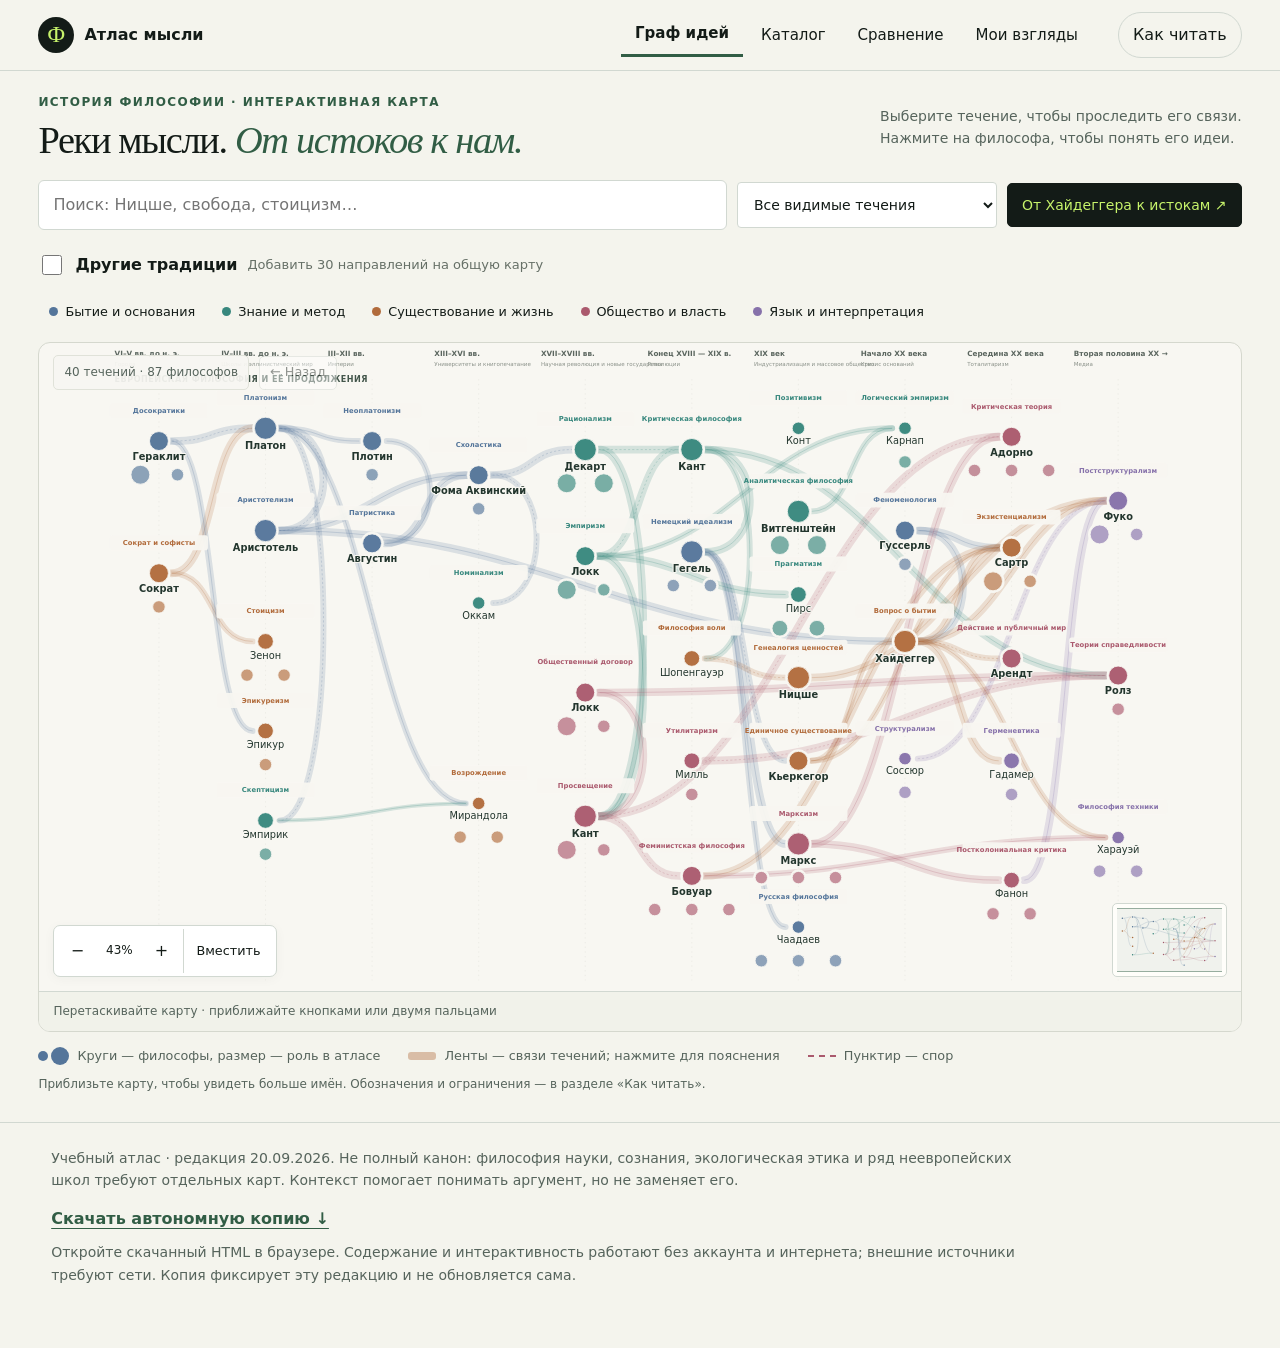
<file: index.html>
<!doctype html>
<html lang="ru"><head><meta charset="utf-8"><meta name="viewport" content="width=device-width,initial-scale=1"><title>Атлас мысли — история философии и связей</title><meta name="description" content="Философские течения, историческая почва, аргументы, критика и карта влияний. Учебный атлас с европейским фокусом."><link rel="icon" type="image/svg+xml" href="data:image/svg+xml,%3Csvg xmlns='http://www.w3.org/2000/svg' viewBox='0 0 32 32'%3E%3Crect width='32' height='32' rx='7' fill='%23131b17'/%3E%3Ctext x='7' y='25' font-size='25' fill='%23c7f36b'%3EΦ%3C/text%3E%3C/svg%3E"><link rel="stylesheet" href="./styles.css?v=20260920-3"><link rel="stylesheet" href="./river.css?v=20260920-3"><link rel="stylesheet" href="./assessments.css?v=20260920-3"></head>
<body><a href="#main" class="skip-link">К содержанию</a>
<header class="topbar"><a class="brand" href="./"><span class="brand-mark">Φ</span>Атлас мысли</a><nav aria-label="Разделы атласа"><button data-view="river" aria-pressed="true">Граф идей</button><button data-view="atlas" aria-pressed="false">Каталог</button><button data-view="compare" aria-pressed="false">Сравнение</button><button data-view="compass" aria-pressed="false">Мои взгляды</button></nav><button id="aboutBtn" class="about-btn">Как читать</button></header>
<main id="main"><section id="riverView" class="view river-view">
<div class="river-heading"><div><p class="eyebrow">История философии · интерактивная карта</p><h1>Реки мысли. <em>От истоков к нам.</em></h1></div><p>Выберите течение, чтобы проследить его связи.<br>Нажмите на философа, чтобы понять его идеи.</p></div>
<div class="river-toolbar"><div class="river-search"><label for="mapSearch">Найти философа или течение</label><input id="mapSearch" type="search" placeholder="Поиск: Ницше, свобода, стоицизм…" autocomplete="off" aria-controls="searchResults"><div id="searchResults" class="search-results" hidden></div></div><select id="schoolFilter" aria-label="Фильтр по течению"></select><button id="mapStart" class="start-link">От Хайдеггера к истокам ↗</button></div>
<label class="world-toggle"><input id="showWorld" type="checkbox"> Другие традиции <span>Добавить 30 направлений на общую карту</span></label><div id="regionNavigation" class="region-navigation" aria-label="Перейти к области карты"></div><div id="regionIntro" class="region-intro" hidden></div><div id="mapFamilies" class="map-families" aria-label="Тематические линии"></div>
<div id="riverLayout" class="river-layout"><div class="map-pane"><div class="map-topline"><span id="mapStatus" class="map-status" role="status"></span><button id="mapBack" disabled aria-label="Вернуться к предыдущему фильтру">← Назад</button><button id="mapReset" hidden>Вся карта ×</button></div><div id="riverViewport" class="river-viewport"><svg id="riverSvg" xmlns="http://www.w3.org/2000/svg" role="group" tabindex="0" aria-labelledby="riverTitle"></svg><div class="map-bottom"><div class="zoom-controls" aria-label="Масштаб карты"><button id="zoomOut" aria-label="Уменьшить">−</button><output id="mapZoomLevel"></output><button id="zoomIn" aria-label="Увеличить">+</button><button id="mapFit">Вместить</button></div><button id="mapMini" class="map-mini" aria-label="Мини-карта: показать весь граф"></button></div></div><div class="map-help"><span>Перетаскивайте карту · приближайте кнопками или двумя пальцами</span><label id="neighborControl" hidden><input id="showNeighbors" type="checkbox" checked>Показывать соседние течения</label></div></div><aside id="schoolInspector" class="school-inspector" aria-label="Описание выбранного течения" hidden></aside></div>
<div class="map-legend"><span><i class="legend-circles"></i>Круги — философы, размер — роль в атласе</span><span><i class="legend-flow"></i>Ленты — связи течений; нажмите для пояснения</span><span><i class="legend-dispute"></i>Пунктир — спор</span></div>
<p class="map-caveat">Приблизьте карту, чтобы увидеть больше имён. Обозначения и ограничения — в разделе «Как читать».</p>
</section><section class="intro"><div><p class="eyebrow">Европейская мысль · параллели · споры</p><h1>Откуда берутся <em>наши идеи</em></h1></div><div><p>Начните с эпохи — или с близкого вам вопроса. Здесь <span id="atlasCount"></span> направлений и <span id="edgeCount"></span> пояснённых связей, а не лестница к единственно верному ответу.</p><button class="start-link" data-lineage="heidegger">Начать с Хайдеггера ↗</button></div></section>
<section id="atlasView" class="view"><div class="controls"><label class="search"><span>Поиск</span><input id="searchInput" type="search" placeholder="Хайдеггер, свобода, Капитал…"></label><label>Традиции<select id="scopeSelect"><option value="all">Все в атласе</option><option value="main" selected>Основная линия</option><option value="parallel">Параллельные традиции</option></select></label><label class="toggle"><input id="contextToggle" type="checkbox" checked>Показывать контекст</label></div><div class="chips" id="eraChips" aria-label="Фильтр по эпохе"></div><div class="map-note"><p>Эпохи — ориентиры, не строгие границы. Течения перекрываются во времени. «Ключевой поворот» означает подробность в этом атласе, а не оценку превосходства.</p><span id="resultCount" role="status"></span></div><div id="timeline"></div></section>
<section id="lineageView" class="view" hidden><div class="section-head"><h2>Идеи наследуют.<br><em>И возражают.</em></h2><p>Каждая связь подписана: влияние, передача текстов, переработка или спор. Чтобы идти назад, выбирайте предшественника слева. На телефоне предшественники находятся выше выбранной точки.</p></div><div class="graph-controls"><button id="graphBack" disabled>← Назад по моему пути</button><label>Точка отсчёта<select id="lineageSelect"></select></label></div><p class="map-note">Стрелки направлены от источника к его рецепции. Они могут относиться к конкретному автору или поздней фазе течения, а не к рождению всей школы.</p><div id="lineageGraph" class="lineage-graph"></div><div id="lineageReading"></div></section>
<section id="compareView" class="view" hidden><div class="section-head"><h2>О чём они<br><em>не согласны?</em></h2><p>Сопоставление помогает увидеть разницу исходных вопросов. Два подхода могут дополнять друг друга, даже если не дают одного ответа.</p></div><div class="compare-selects"><label>Первое направление<select id="compareA"></select></label><label>Второе направление<select id="compareB"></select></label></div><div id="comparison"></div></section>
<section id="compassView" class="view" hidden><div class="section-head"><h2>Мои <em>взгляды</em></h2><p>От ответов — к аргументам и чтению. Выберите философский профиль или политический тест. Во время переходов между разделами прогресс сохраняется; после перезагрузки ответы исчезнут.</p></div><div id="assessmentHome" class="assessment-grid"><article><p class="eyebrow">Философия · 10 вопросов</p><h3>Во что я верю — и почему?</h3><p>Исследуйте знания, свободу, мораль и сознание. Темы взяты из опроса PhilPapers; объяснения, формулировки и маршруты чтения подготовлены для атласа. Это учебная адаптация, а не оригинальный опрос или валидированный тест на принадлежность к школе.</p><button class="primary" data-test="philosophy">Исследовать взгляды →</button><a href="https://philpapers.org/surveys/oquestions.html" target="_blank" rel="noopener noreferrer">Исходный опрос PhilPapers ↗</a></article><article><p class="eyebrow">Политика · 70 вопросов</p><h3>8values</h3><p>Существующий тест с четырьмя шкалами: экономика, международные отношения, гражданские свободы и общественные ценности. Русский перевод и веса вопросов сохранены из открытого проекта.</p><button class="primary" data-test="political">Пройти 8values →</button><a href="https://github.com/8values-ru/8values-ru.github.io" target="_blank" rel="noopener noreferrer">Источник и лицензия MIT ↗</a><details class="manual-profile"><summary>Уже есть результат? Ввести проценты</summary><p>Введите значения левых полюсов со скриншота: равенство, мир, свобода, прогресс.</p><form id="manualScores" autocomplete="off"><div class="manual-fields"><label>Равенство, %<input id="manual-econ" type="number" inputmode="decimal" min="0" max="100" step="any" required></label><label>Мир, %<input id="manual-dipl" type="number" inputmode="decimal" min="0" max="100" step="any" required></label><label>Свобода, %<input id="manual-govt" type="number" inputmode="decimal" min="0" max="100" step="any" required></label><label>Прогресс, %<input id="manual-scty" type="number" inputmode="decimal" min="0" max="100" step="any" required></label></div><p id="manualError" role="alert"></p><button class="primary" type="submit">Показать мой профиль</button></form></details></article><article class="external-test"><p class="eyebrow">Оригинальный внешний тест</p><h3>Political Compass</h3><p>Знакомая диаграмма с экономической и социальной осями. Оригинал доступен на русском. Авторы не раскрывают подсчёт и не разрешают копировать тест, поэтому он открывается на их сайте. Его координаты нельзя напрямую сравнивать с процентами 8values.</p><a href="https://www.politicalcompass.org/test/ru" target="_blank" rel="noopener noreferrer">Пройти официальный Political Compass ↗</a></article></div><div id="assessmentRunner" hidden></div><p class="small">Ответы во встроенных тестах обрабатываются только в этой вкладке: атлас не отправляет их на сервер и не записывает в адрес ссылки. У внешних сайтов собственные правила обработки данных.</p></section>
<footer><p>Учебный атлас · редакция 20.09.2026. Не полный канон: философия науки, сознания, экологическая этика и ряд неевропейских школ требуют отдельных карт. Контекст помогает понимать аргумент, но не заменяет его.</p><a href="./atlas-offline.html" download="atlas-filosofii.html" id="offlineLink">Скачать автономную копию ↓</a><p class="small">Откройте скачанный HTML в браузере. Содержание и интерактивность работают без аккаунта и интернета; внешние источники требуют сети. Копия фиксирует эту редакцию и не обновляется сама.</p></footer>
</main><dialog id="detailPanel" class="detail-panel" aria-labelledby="detailTitle"><button id="closeDetail" class="close" aria-label="Закрыть карточку">×</button><div id="detailContent"></div></dialog>
<dialog id="aboutDialog" aria-labelledby="aboutTitle"><button id="closeAbout" class="close" aria-label="Закрыть справку">×</button><p class="eyebrow">Начать без подготовки</p><h2 id="aboutTitle">Как читать эту карту</h2><ol><li><strong>Граф идей:</strong> нажмите на название течения или ленту. Карта оставит его представителей и соседние направления; справа (на телефоне — ниже) появится описание.</li><li><strong>Круги — философы:</strong> размер показывает редакционный акцент. Нажмите круг или имя для персональной карточки. Другие традиции выключены по умолчанию. Переключатель добавляет их на ту же карту; кнопки регионов приближают выбранную область. Кнопки + и − меняют масштаб, перетаскивание сдвигает карту. Стрелки клавиатуры сдвигают карту, Enter открывает выбранный узел. Ленты связывают течения, а не каждого автора с каждым.</li><li><strong>Сравнение:</strong> сопоставьте близкий подход с альтернативой.</li><li><strong>Мои взгляды:</strong> пройдите опрос, разберите свои ответы и откройте связанные направления.</li></ol><h3>Важные оговорки</h3><p>Философия не развивается по одной линии прогресса. Войны, институты и экономика меняют повестку, но не механически порождают теории. Исторические блоки — сжатая интерпретация контекста. Указанные «результаты» — новые понятия и аргументы, не окончательно доказанные истины.</p><p>Сравнения с Азией не доказывают заимствования. Для исламско-латинской рецепции и Киотской школы показаны конкретные связи. Учебные обобщения сверяются с академическими обзорами SEP и IEP; ссылки находятся в карточках.</p><h3>Условности карты и карточек</h3><p>Размеры кругов и толщина лент — редакционный акцент, а не измерение заслуг или объёма влияния. Время слева направо имеет неравномерный масштаб; группировка относится к течениям, а не датам жизни. Серый цвет обозначает дополнительный фокус, а не меньшую значимость традиции. Один автор может относиться к нескольким направлениям.</p><p>Пересказы, примеры и возражения — учебная интерпретация, а не цитаты. Обзорные ссылки преимущественно на английском; источники по традиции могут охватывать несколько авторов. Исторический контекст помогает понять постановку вопроса, но не доказывает прямую причинность. Специфические разногласия и проблемы атрибуции сохранены в карточках.</p><h3>Как устроены тесты</h3><p>Философский профиль использует десять тем PhilPapers (2009). Это опрос позиций, а не экзамен. Атлас предлагает собственные объяснения и подбор чтения по каждому ответу; он не рассчитывает «процент Хайдеггера» и не выдаёт позицию по одному вопросу за всю философию человека. Варианты «не определился» и «другая позиция» не дают очков.</p><p>В 8values ответы имеют коэффициенты +1, +0,5, 0, −0,5, −1. По каждой шкале суммируются произведения ответа на исходный вес вопроса; результат нормируется по сумме модулей всех весов на шкале. Проценты — положение на шкале теста, а не доли людей, вероятность или измерение с научно установленной точностью. Равные доли могут возникнуть как от нейтральных, так и от взаимно компенсирующих ответов. Ближайший идеологический ориентир рассчитывается по алгоритму оригинального 8values. Координатные карты показывают две проекции четырёх шкал; это не координаты Political Compass. Ориентиры заданы авторами теста и не являются измеренными позициями всех сторонников направления. Формула, источники и правила интерпретации раскрыты в результате.</p><h3>Мини-словарь</h3><dl id="glossary"></dl></dialog>
<noscript><p>Для фильтров и карточек включите JavaScript в браузере.</p></noscript><script src="./data.js?v=20260920-3"></script><script src="./enrichment.js?v=20260920-3"></script><script src="./world-traditions.js?v=20260920-3"></script><script src="./graph-data.js?v=20260920-3"></script><script src="./portraits.js?v=20260920-3"></script><script src="./app.js?v=20260920-3"></script><script src="./river.js?v=20260920-3"></script><script src="./political-data.js?v=20260920-3"></script><script src="./ideologies.js?v=20260920-3"></script><script src="./political-profile.js?v=20260920-3"></script><script src="./assessments.js?v=20260920-3"></script></body></html>
</file>
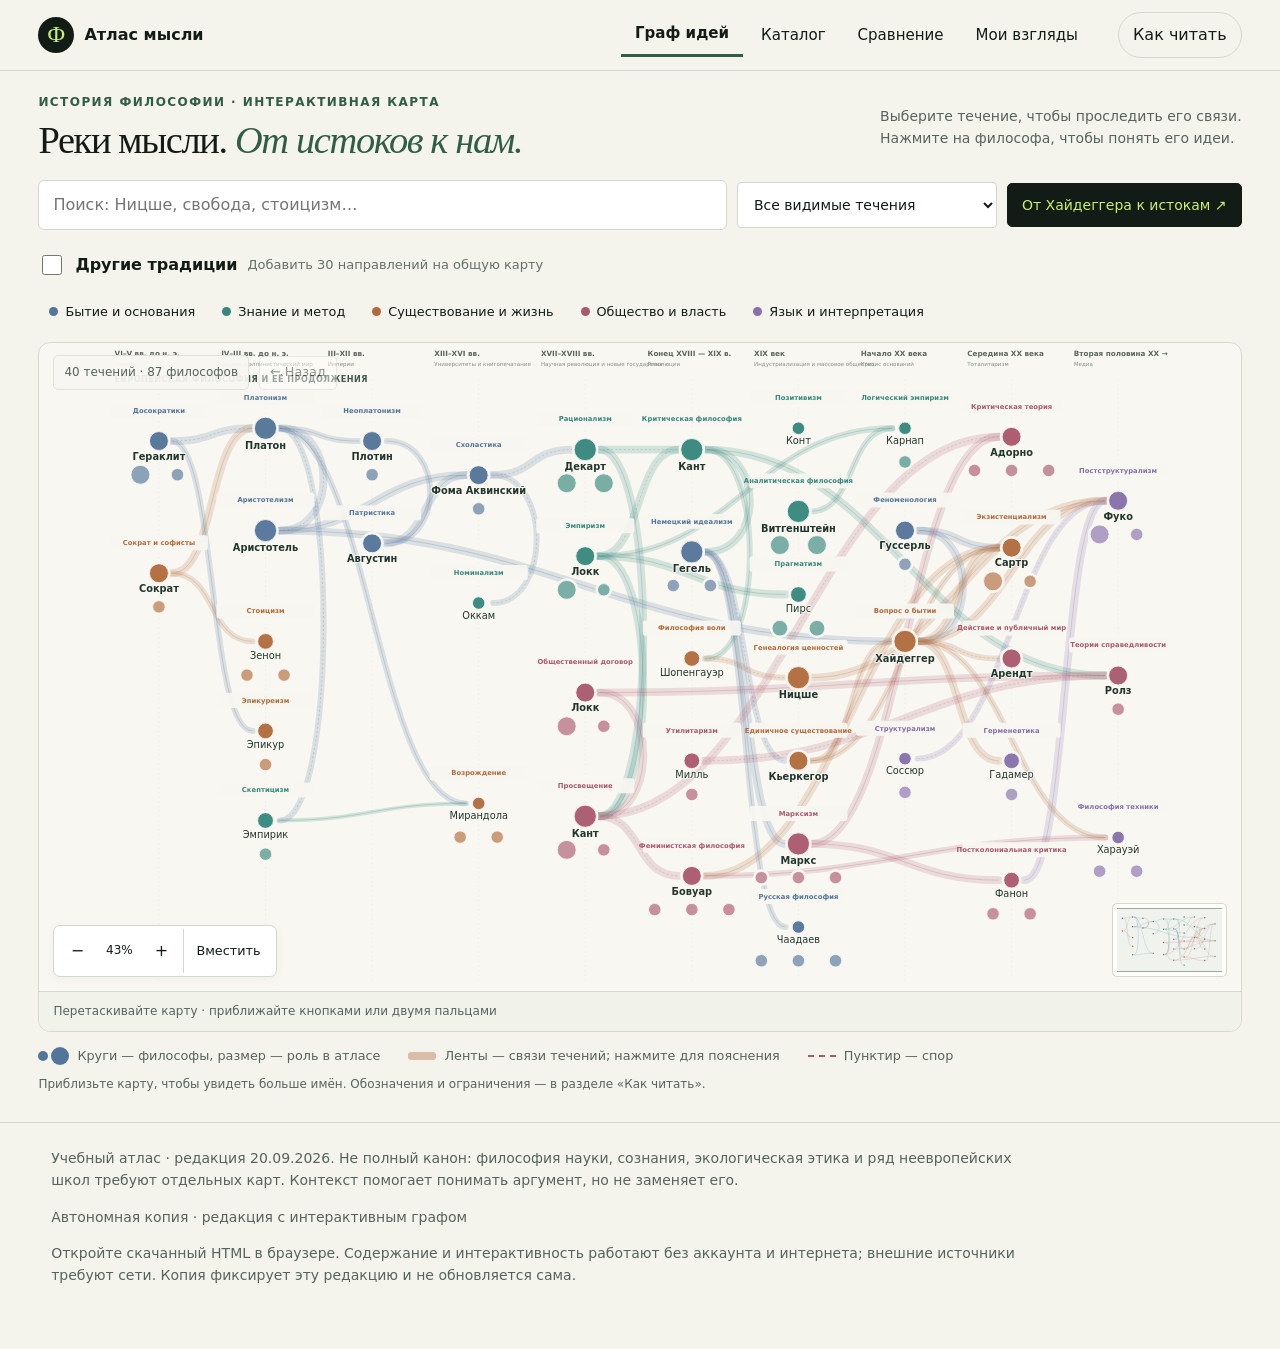
<file: atlas-offline.html>
<!doctype html>
<html lang="ru"><head><meta charset="utf-8"><meta name="viewport" content="width=device-width,initial-scale=1"><title>Атлас мысли — история философии и связей</title><meta name="description" content="Философские течения, историческая почва, аргументы, критика и карта влияний. Учебный атлас с европейским фокусом."><link rel="icon" type="image/svg+xml" href="data:image/svg+xml,%3Csvg xmlns='http://www.w3.org/2000/svg' viewBox='0 0 32 32'%3E%3Crect width='32' height='32' rx='7' fill='%23131b17'/%3E%3Ctext x='7' y='25' font-size='25' fill='%23c7f36b'%3EΦ%3C/text%3E%3C/svg%3E"><style>:root{--ink:#131b17;--paper:#f4f4ed;--card:#fff;--acid:#c7f36b;--green:#315d45;--blue:#3f58a0;--rust:#a7472d;--muted:#56645c;--line:#d1d8d1;--shadow:0 20px 60px #131b1720}*{box-sizing:border-box}html{scroll-behavior:smooth}body{margin:0;background:var(--paper);color:var(--ink);font:16px/1.6 system-ui,-apple-system,'Segoe UI',sans-serif}button,input,select{font:inherit;color:inherit}button,select{cursor:pointer}button{border:1px solid var(--line);border-radius:5px;background:white;padding:9px 14px;min-height:44px}button:hover{border-color:var(--green);background:#edf1e8}button:disabled{opacity:.45;cursor:default}button:focus-visible,a:focus-visible,input:focus-visible,select:focus-visible,summary:focus-visible{outline:3px solid var(--blue);outline-offset:3px}a{color:var(--green);text-underline-offset:4px}p{margin:0 0 14px}h1,h2,h3{line-height:1.16}h1,h2{font-family:Georgia,'Times New Roman',serif;font-weight:400}h1 em,h2 em{color:var(--green)}[hidden]{display:none!important}small,.small{font-size:.875rem;color:var(--muted)}.skip-link{position:fixed;top:-100px;left:10px;background:white;padding:10px;z-index:90}.skip-link:focus{top:5px}.topbar{display:flex;gap:26px;align-items:center;padding:12px clamp(20px,4vw,64px);background:var(--paper);border-bottom:1px solid var(--line)}.brand{display:flex;align-items:center;gap:10px;font-weight:700;text-decoration:none;color:var(--ink);white-space:nowrap;margin-right:auto}.brand-mark{display:grid;place-items:center;width:36px;height:36px;border-radius:50%;color:var(--acid);background:var(--ink);font:24px Georgia}.topbar nav{display:flex;gap:4px}.topbar nav button{border:0;background:transparent;border-radius:0;font-size:.94rem}.topbar nav button.active{border-bottom:3px solid var(--green);font-weight:700}.about-btn{background:none;border-radius:99px}.intro{display:grid;grid-template-columns:1.15fr 1fr;gap:48px;align-items:center;padding:32px clamp(20px,4vw,64px)}.eyebrow{font-size:.75rem;text-transform:uppercase;letter-spacing:.12em;font-weight:700;color:var(--green);margin:0 0 12px}.intro h1{font-size:clamp(2.5rem,4vw,4.3rem);letter-spacing:-.04em;line-height:1.05;margin:0}.intro h1 em{display:block}.intro>div>p:not(.eyebrow){max-width:610px}.start-link{background:var(--ink);color:var(--acid);border-color:var(--ink)}.start-link:hover{color:var(--ink)}.view,footer{padding:0 clamp(20px,4vw,64px) 48px}.controls{display:flex;gap:20px;align-items:end;border-top:1px solid var(--ink);padding-top:20px}.controls label{display:grid;gap:5px;font-size:.875rem}.search{flex:1}.search input,select{background:white;border:1px solid var(--line);border-radius:4px;padding:10px 12px;min-height:46px;max-width:100%;font-size:1rem}.controls .toggle{display:flex;align-items:center;gap:8px;min-height:46px}input[type=checkbox]{accent-color:var(--green);width:20px;height:20px;flex-shrink:0}.chips{display:flex;flex-wrap:wrap;gap:7px;padding:18px 0 12px}.chip{padding:7px 13px;border-radius:99px;background:transparent;font-size:.875rem}.chip.active{background:var(--ink);color:white;border-color:var(--ink)}.map-note{color:var(--muted);font-size:.875rem;display:flex;justify-content:space-between;gap:24px;margin:12px 0 24px}.map-note p{max-width:850px}.map-note span{white-space:nowrap}.era-group{margin-bottom:36px}.era-group>h2{font:700 .875rem system-ui;letter-spacing:.08em;text-transform:uppercase;border-top:1px solid var(--ink);padding-top:18px;margin:0 0 18px;display:flex;gap:10px;align-items:center}.era-group>h2 span{font-size:.75rem;background:var(--ink);color:white;border-radius:30px;padding:4px 9px}.cards{display:grid;grid-template-columns:repeat(3,minmax(0,1fr));gap:16px}.thought-card{background:var(--card);border:1px solid var(--line);border-top:3px solid var(--green);border-radius:5px;padding:20px;display:flex;flex-direction:column;min-width:0}.thought-card.fundamental{border-top-color:var(--rust)}.thought-card.parallel{border-top-color:var(--blue);background:#f3f5fc}.thought-card h3{margin:10px 0 13px}.card-title{font:1.5rem/1.2 Georgia,'Times New Roman',serif;min-height:0;padding:0;text-align:left;border:0;background:none!important;color:inherit}.period{font-size:.8125rem;color:var(--muted)}.people-preview{font-size:.875rem;color:var(--muted)}.context-strip{font-size:.875rem;background:#edf0e9;border-radius:3px;padding:12px;margin-top:auto}.context-strip strong{display:block;font-size:.75rem;text-transform:uppercase;letter-spacing:.08em;margin-bottom:5px;color:var(--green)}.card-actions{display:flex;gap:10px;justify-content:space-between;margin-top:14px}.card-actions button{padding:7px 10px;font-size:.875rem}.card-actions button:first-child{background:transparent;border-color:transparent;padding-left:0;color:var(--green)}.section-head{display:grid;grid-template-columns:1fr 1fr;gap:48px;align-items:end;border-top:1px solid var(--ink);padding:25px 0}.section-head h2{font-size:clamp(2.25rem,4vw,3.75rem);margin:0}.section-head p{margin:0}.graph-controls{display:flex;gap:20px;align-items:end}.graph-controls label{display:grid;gap:5px;flex:1;max-width:550px}.lineage-graph{display:grid;grid-template-columns:1fr 1fr 1fr;gap:24px;align-items:start;margin-bottom:28px}.column-label{text-transform:uppercase;font-size:.8125rem;letter-spacing:.07em;color:var(--muted);margin:0 0 16px}.node-center{background:var(--ink);color:white;padding:25px;border-radius:5px;position:sticky;top:24px}.node-center .eyebrow{color:var(--acid)}.node-center .period{color:#bdccc1}.node-center h2{font-size:2rem}.node-center .primary{background:var(--acid);color:var(--ink)}.primary{background:var(--green);color:white}.relation{padding:16px;margin-bottom:12px;background:white;border-left:3px solid var(--green);border-radius:4px}.relation.dispute{border-left-color:var(--rust)}.edge-kind{display:block;font-size:.75rem;text-transform:uppercase;color:var(--green);letter-spacing:.07em}.dispute .edge-kind{color:var(--rust)}.relation-title{padding:6px 0;border:0;text-align:left;font:1.3rem/1.25 Georgia;background:transparent}.relation p{font-size:.94rem}.relation-actions{display:flex;gap:12px;align-items:center;font-size:.875rem}.relation-actions button{padding:5px 10px}.ancestor-tree,.parallel-box{background:#fff;padding:20px;border:1px solid var(--line);border-radius:5px;margin-bottom:16px}.ancestor-tree ul{padding-left:22px;border-left:1px solid var(--line);list-style:none}.ancestor-tree ul li{margin:7px 0}.ancestor-tree .branch-note{font-size:.875rem;color:var(--muted)}summary{cursor:pointer;font-weight:650;padding:8px 0}.parallel-box{background:#edf0fc;border-left:4px solid var(--blue)}.empty,.empty-note{padding:24px;color:var(--muted);background:#e9ede7;border-radius:4px}.compare-selects{display:grid;grid-template-columns:1fr 1fr;gap:20px}.compare-selects label{display:grid;gap:6px;min-width:0}.comparison-grid{display:grid;grid-template-columns:1fr 1fr;gap:0 20px;margin-top:26px}.compare-head{background:var(--ink);color:white;padding:20px;border-radius:5px}.compare-head h3{font:1.5rem Georgia;margin-top:0}.comparison-grid h4{grid-column:1/-1;margin:0;padding:20px 0 8px;color:var(--green);font-size:.875rem;text-transform:uppercase;letter-spacing:.08em}.comparison-grid>p{padding:20px;background:white;border:1px solid var(--line);margin:0}.questions{display:grid;grid-template-columns:1fr 1fr;gap:12px}.interest{padding:20px;background:white;border:1px solid var(--line);border-radius:5px;display:flex;gap:12px;align-items:start;cursor:pointer}.interest:has(input:checked){background:#e6f1d8;border-color:var(--green)}.compass-result{border-top:1px solid var(--ink);padding-top:24px;margin-top:24px}.recommend-grid{display:grid;grid-template-columns:repeat(3,minmax(0,1fr));gap:16px;margin:20px 0}.recommend{background:#e6f1d8;padding:20px;border-radius:5px;display:flex;flex-direction:column;gap:10px}.recommend h3{font:1.5rem Georgia;margin:0}.recommend button{margin-top:auto}.counterpoint{padding:20px;border-left:4px solid var(--blue);background:#edf0fc}footer{border-top:1px solid var(--line);padding-top:24px;color:var(--muted);font-size:.875rem}footer p{max-width:1000px}footer>a{display:inline-block;font-size:1rem;font-weight:600;margin-bottom:10px}dialog{background:#fff;color:var(--ink);border:0;border-radius:6px;padding:32px;width:min(760px,calc(100% - 32px));max-height:92dvh;box-shadow:var(--shadow)}dialog::backdrop{background:#101b16b3}dialog h2{font-size:2.5rem}dialog h3{margin-top:26px}dialog li{margin-bottom:10px}dialog dt{font-weight:700}dialog dd{margin:0 0 14px}.close{position:sticky;top:0;float:right;z-index:2;width:44px;height:44px;padding:0;background:var(--paper);font-size:1.75rem;line-height:1}.detail-panel{margin:0 0 0 auto;max-height:100dvh;height:100dvh;max-width:100%;width:min(760px,100%);border-radius:0;padding:28px clamp(22px,4vw,52px) 60px}.detail-panel h2{font-size:clamp(2rem,4vw,3.6rem);clear:both;margin:16px 0}.detail-thesis{font:italic 1.4rem/1.5 Georgia;border-left:4px solid var(--acid);padding-left:18px}.detail-section{border-top:1px solid var(--line);padding-top:18px;margin-top:25px}.detail-section h3{font-size:.875rem;text-transform:uppercase;letter-spacing:.09em;color:var(--green);margin:0 0 14px}.detail-section ol{padding-left:22px}.detail-section li{margin-bottom:9px}.question-lead{padding:15px;background:#edf0e9;font-weight:600}.person{background:var(--paper);padding:14px;margin-bottom:10px}.person p{font-size:.94rem;margin:6px 0 0}.works dt{margin-top:18px}.works dt span{display:block;font-size:.8125rem;color:var(--muted);font-weight:400}.works dd{margin:6px 0 16px}.source-links{display:flex;flex-direction:column;gap:10px;margin-bottom:14px}.tags{display:flex;flex-wrap:wrap;gap:8px;margin-top:24px}.tag{font-size:.875rem;padding:5px 12px;background:#edf0e9;border-radius:99px}.modal-open{overflow:hidden}
@media(max-width:1100px){.cards{grid-template-columns:repeat(2,minmax(0,1fr))}.topbar{gap:10px;padding-inline:20px}.topbar nav button{padding:9px}.intro{gap:24px}.lineage-graph{gap:14px}}
@media(max-width:760px){.topbar{flex-wrap:wrap;gap:8px}.brand{font-size:1rem}.about-btn{font-size:.875rem;padding:6px 12px}.topbar nav{order:3;width:100%;overflow-x:auto;gap:0}.topbar nav button{flex:1;white-space:nowrap;font-size:.875rem}.intro{grid-template-columns:1fr;gap:18px;padding:24px 20px}.intro h1{font-size:2.7rem}.view,footer{padding-inline:20px}.controls{flex-wrap:wrap;gap:12px}.search{flex-basis:100%}.controls>label:nth-child(2){flex:1}.controls .toggle{font-size:.875rem}.chips{gap:6px}.chip{font-size:.8125rem;padding:6px 10px}.map-note{display:block}.map-note span{display:block;margin-bottom:14px}.cards,.questions,.recommend-grid{grid-template-columns:1fr}.section-head{grid-template-columns:1fr;gap:18px}.graph-controls{align-items:stretch;flex-direction:column;gap:10px}.lineage-graph{grid-template-columns:1fr}.node-center{position:static}.column-label{margin-top:12px}.relation-title{display:block}.compare-selects{gap:10px}.compare-selects select{font-size:.875rem;padding:8px;min-width:0;width:100%}.comparison-grid{gap:0 10px}.compare-head,.comparison-grid>p{padding:12px}.compare-head h3{font-size:1.1rem;overflow-wrap:anywhere}.comparison-grid>p{font-size:.94rem;overflow-wrap:anywhere}.ancestor-tree ul{padding-left:12px}.ancestor-tree button{max-width:100%;text-align:left}.detail-panel{padding-inline:22px}.thought-card{padding:18px}dialog h2{font-size:2rem}}
@media(prefers-reduced-motion:reduce){html{scroll-behavior:auto}}
</style><style>.river-active .intro{display:none}.river-view{padding:22px clamp(16px,3vw,48px) 28px}.river-heading{display:flex;align-items:center;justify-content:space-between;gap:20px;margin-bottom:18px}.river-heading h1{font-size:clamp(1.9rem,3vw,3rem);margin:0;letter-spacing:-.035em}.river-heading .eyebrow{margin-bottom:6px}.river-heading>p{font-size:.875rem;max-width:380px;color:var(--muted);margin:0}.river-toolbar{display:flex;gap:10px;align-items:center;flex-wrap:wrap;margin-bottom:12px}.river-search{position:relative;flex:1;min-width:220px}.river-search input{width:100%;border:1px solid var(--line);border-radius:6px;background:white;padding:11px 14px;min-height:46px}.river-search label{position:absolute;width:1px;height:1px;overflow:hidden;clip-path:inset(50%)}.river-toolbar select{width:260px;font-size:.875rem}.river-toolbar button{font-size:.875rem}.search-results{position:absolute;z-index:8;top:51px;width:100%;max-height:360px;overflow:auto;border:1px solid var(--line);border-radius:8px;background:white;box-shadow:var(--shadow);padding:6px}.search-results button{display:block;width:100%;text-align:left;border:0}.search-results small{display:block;font-size:.7rem;letter-spacing:.06em;text-transform:uppercase}.search-results p{padding:14px}.map-families{display:flex;flex-wrap:wrap;gap:5px;margin-bottom:12px}.map-families button{display:flex;align-items:center;gap:7px;border:1px solid transparent;background:transparent;padding:6px 10px;font-size:.8rem;min-height:36px;border-radius:30px}.map-families i{width:9px;height:9px;border-radius:50%;background:var(--family)}.map-families button[aria-pressed=true]{border-color:var(--family);background:white}.river-layout{display:grid;grid-template-columns:minmax(0,1fr);border:1px solid #d5d8ce;border-radius:12px;overflow:hidden;background:#f8f7f2}.river-layout.has-selection{grid-template-columns:minmax(0,1fr) 335px}.map-pane{position:relative;min-width:0}.map-topline{position:absolute;top:12px;left:14px;right:14px;z-index:2;display:flex;align-items:center;gap:10px;pointer-events:none}.map-topline>*{pointer-events:auto}.map-status{background:#f8f7f2ec;border:1px solid #e0e2d9;border-radius:5px;padding:7px 10px;font-size:.75rem;color:var(--muted)}.map-topline button{font-size:.8rem;padding:5px 10px;min-height:34px}.river-viewport{width:100%;height:clamp(500px,72dvh,940px);overflow:hidden;position:relative}.river-viewport svg{display:block;width:100%;height:100%;touch-action:none;user-select:none;cursor:grab}.river-viewport svg:active{cursor:grabbing}.river-viewport svg:focus-visible{outline:3px solid var(--blue);outline-offset:-4px}.epoch-label{font:600 17px system-ui;fill:#5b665f}.epoch-context{font:13px system-ui;fill:#8a9189}.school-label{cursor:pointer}.school-label text{font:600 16px system-ui;letter-spacing:.1px}.school-label:hover text,.school-label:focus text{text-decoration:underline}.school-label:focus{outline:none}.school-label:focus rect{stroke:#315d45;stroke-width:3}.philosopher{cursor:pointer;outline:none}.philosopher .person-label{font-family:system-ui;fill:#23362e;paint-order:stroke;stroke:#f8f7f2;stroke-width:5px;stroke-linejoin:round}.secondary-label{display:none}.show-all-names .secondary-label{display:block}.philosopher:hover .person-label,.philosopher:focus .person-label{display:block;fill:#101b16}.philosopher:hover .person-halo,.philosopher:focus .person-halo{stroke:#223e31;stroke-width:2.5}.philosopher:hover .person-dot{fill-opacity:1}.river-edge{cursor:pointer;outline:none}.ribbon{opacity:.19;transition:opacity .15s}.ribbon-spine{opacity:.36}.river-edge:hover .ribbon,.river-edge:focus .ribbon{opacity:.6}.river-edge:hover .ribbon-spine,.river-edge:focus .ribbon-spine{stroke-width:3;opacity:.9}.parallel-cluster .school-label text{font-weight:500}.map-bottom{position:absolute;bottom:14px;left:14px;right:14px;display:flex;align-items:end;gap:10px;pointer-events:none}.map-bottom>*{pointer-events:auto}.zoom-controls{display:flex;align-items:center;gap:2px;border:1px solid var(--line);border-radius:7px;background:white;padding:3px;box-shadow:0 2px 12px #223e310a}.zoom-controls button{border:0;padding:7px 12px;min-width:40px}.zoom-controls output{font-size:.75rem;min-width:40px;text-align:center}.zoom-controls #mapFit{border-left:1px solid var(--line);border-radius:0;font-size:.8rem}.map-mini{width:115px;height:74px;padding:4px;min-height:0;border:1px solid var(--line);border-radius:5px;background:#fffefa;margin-left:auto}.map-mini svg{width:100%;height:100%;display:block}.map-help{display:flex;flex-wrap:wrap;align-items:center;justify-content:space-between;gap:10px;padding:10px 14px;border-top:1px solid var(--line);font-size:.75rem;color:var(--muted);background:#f1f2ea}.map-help label{display:flex;gap:6px;align-items:center}.map-help input{width:16px;height:16px}.school-inspector{border-left:1px solid var(--line);padding:24px 22px;background:white;max-height:calc(clamp(500px,72dvh,940px) + 58px);overflow:auto;font-size:.875rem;line-height:1.6}.school-inspector h2{font-size:1.9rem;margin:12px 0 20px;clear:both}.school-inspector .eyebrow{font-size:.7rem}.inspector-close{float:right;font-size:1.4rem;padding:0;width:34px;min-height:34px;border-radius:50%;background:var(--paper)}.school-inspector h3{font:700 .72rem system-ui;letter-spacing:.06em;text-transform:uppercase;color:var(--green);margin:24px 0 10px}.inspector-thesis{font:1.12rem/1.5 Georgia;border-left:3px solid var(--acid);padding-left:13px}.inspector-people{display:flex;flex-wrap:wrap;gap:6px}.inspector-people button{padding:6px 10px;font-size:.8rem;min-height:36px}.inspector-relation{display:block;width:100%;text-align:left;border:0;border-top:1px solid var(--line);border-radius:0;background:transparent;font-size:.85rem;padding:10px 0}.inspector-relation span{display:block;font-size:.65rem;text-transform:uppercase;color:var(--muted);letter-spacing:.05em}.connection-note{background:#edf1e8;padding:14px;border-radius:6px;font-size:.8rem}.connection-note strong{display:block;margin-bottom:10px}.connection-note p{margin-bottom:8px}.map-legend{display:flex;flex-wrap:wrap;gap:12px 28px;margin:14px 0 8px;font-size:.8rem;color:var(--muted)}.map-legend span{display:flex;gap:8px;align-items:center}.legend-circles{display:inline-flex;gap:3px;align-items:center}.legend-circles:before,.legend-circles:after{content:'';display:block;border-radius:50%;background:#54759a}.legend-circles:before{width:10px;height:10px}.legend-circles:after{width:18px;height:18px}.legend-flow{display:inline-block;width:28px;height:8px;background:#b16b3b66;border-radius:3px}.legend-dispute{display:inline-block;width:28px;border-top:2px dashed #aa596d}.map-caveat{max-width:1100px;color:var(--muted);font-size:.75rem;margin:0}.person-schools{display:flex;flex-wrap:wrap;gap:8px}.school-reading{display:block;width:100%;text-align:left;margin-bottom:7px}.person button{border:0;padding:0;background:transparent;font-weight:650;text-align:left}.river-active footer{margin-top:0}.river-active .topbar{padding-inline:clamp(16px,3vw,48px)}
@media(max-width:1000px){.river-layout.has-selection{grid-template-columns:minmax(0,1fr) 290px}.school-inspector{padding:18px}.map-families{gap:2px}.map-families button{font-size:.73rem;padding:5px 7px}.river-heading>p{max-width:280px}.river-toolbar select{width:230px}}
@media(max-width:760px){.river-view{padding:16px 12px 24px}.river-heading{display:block;margin-bottom:16px}.river-heading>p{max-width:none;margin-top:10px;font-size:.8rem}.river-heading .eyebrow{font-size:.65rem}.river-heading h1{font-size:2rem}.river-toolbar{gap:8px}.river-search{flex-basis:100%}.river-toolbar select{flex:1;min-width:0}.river-toolbar #mapStart{font-size:.75rem;padding:8px}.map-families{flex-wrap:nowrap;overflow-x:auto;padding-bottom:6px}.map-families button{flex-shrink:0;min-height:40px}.river-layout.has-selection{grid-template-columns:1fr}.river-viewport{height:570px}.has-selection .river-viewport{height:490px}.school-inspector{border-left:0;border-top:1px solid var(--line);max-height:none;padding:22px}.school-inspector h2{font-size:2rem}.map-topline{top:10px;left:10px;right:10px;gap:6px;flex-wrap:wrap}.map-status{font-size:.68rem;max-width:100%}.map-topline button{font-size:.7rem}.map-bottom{bottom:10px;left:10px;right:10px}.zoom-controls button{padding:7px 8px}.map-mini{width:76px;height:57px}.map-legend{font-size:.72rem;gap:8px 18px}.map-help{font-size:.7rem}.map-caveat{font-size:.7rem}.search-results{max-height:290px}}
.tradition-heading{font:700 19px system-ui;letter-spacing:1.1px}.tradition-caption{font:15px system-ui}.parallel-cluster .school-label rect{fill:#eeeff0}.parallel-cluster .school-label text{fill:#60666e}.parallel-cluster .person-label{fill:#60666e;stroke:#eeeff0}.parallel-cluster .person-halo{fill:#eeeff0}.parallel-cluster .person-dot{stroke:#eeeff0}.parallel-cluster .philosopher:hover .person-label,.parallel-cluster .philosopher:focus .person-label{fill:#343a40}
.region-navigation{display:flex;flex-wrap:wrap;gap:6px;margin:12px 0}.region-navigation button{font-size:.78rem;padding:7px 12px;border-radius:30px;background:transparent;color:#5c636b;border-color:#cdd1d5}.region-navigation button[aria-pressed=true]{background:#59616a;color:white;border-color:#59616a}.region-navigation button[data-region=europe][aria-pressed=true]{background:var(--green);border-color:var(--green)}.region-intro{display:flex;gap:12px;align-items:baseline;padding:10px 14px;margin-bottom:12px;border-left:3px solid #a7adb4;background:#eeeff0;font-size:.8rem;color:#59616a}.region-intro strong{white-space:nowrap}.region-intro span{line-height:1.5}@media(max-width:760px){.region-navigation{flex-wrap:nowrap;overflow-x:auto;padding-bottom:5px}.region-navigation button{white-space:nowrap}.region-intro{display:block}.region-intro strong{display:block;margin-bottom:5px}}
</style><style>[hidden]{display:none!important}.world-toggle{display:flex;align-items:center;gap:10px;padding:10px 0 16px;font-weight:650}.world-toggle input{width:20px;height:20px;accent-color:#315d45}.world-toggle span{font-weight:400;color:#667067;font-size:13px}.assessment-grid{display:grid;grid-template-columns:1fr 1fr;gap:22px}.assessment-grid article{border:1px solid #d6dcd1;background:#fffefa;border-radius:18px;padding:28px}.assessment-grid article h3{font-size:25px;margin:6px 0 18px}.assessment-grid article p{line-height:1.65}.assessment-grid article>a{display:block;margin-top:20px}.assessment-grid .external-test{grid-column:1/-1;background:#f0f1ec}.assessment-grid a{color:#315d45}#assessmentRunner{max-width:850px;margin:0 auto 40px;padding:28px;background:#fffefa;border:1px solid #d6dcd1;border-radius:18px}#assessmentRunner h3{font-size:29px;line-height:1.35}#assessmentRunner p{line-height:1.7}#assessmentRunner progress{width:100%;height:9px;accent-color:#315d45}.test-toolbar{display:flex;justify-content:space-between;align-items:center;gap:12px;margin-bottom:28px;flex-wrap:wrap}.answer-options{display:grid;gap:10px;margin:24px 0}.answer-options button{display:block;text-align:left;white-space:normal;padding:18px;border:1px solid #ccd3c8;border-radius:12px;background:#f8f7f2;color:#243b2d}.answer-options button[aria-pressed=true]{background:#e0efd6;border:2px solid #315d45;padding:17px}.answer-options span{display:block;font-size:14px;font-weight:400;margin-top:8px;line-height:1.5}.axis-result{padding:14px 0}.axis-result h4{font-size:19px;margin:0 0 12px}.axis-labels{display:flex;justify-content:space-between;gap:12px;font-size:15px}.axis-bar{height:23px;background:#c3b5a4;border-radius:5px;overflow:hidden;margin-top:9px}.axis-bar i{display:block;height:100%;background:#486c57}.answer-review{margin-top:30px}.answer-review article{border-top:1px solid #d6dcd1;padding:12px 0}.answer-review summary, #assessmentRunner summary{cursor:pointer;padding:12px 0;font-weight:650}.detail-section p{line-height:1.75}.detail-section .portrait-reading{border-left:3px solid #829782;padding-left:16px}.portrait-summary{color:#647065;font-size:13px;margin-bottom:25px}@media(max-width:650px){.assessment-grid{grid-template-columns:1fr}.assessment-grid article,#assessmentRunner{padding:20px}.world-toggle{flex-wrap:wrap}.world-toggle span{flex-basis:100%;padding-left:30px}#assessmentRunner h3{font-size:24px}.axis-labels{font-size:13px}.test-toolbar{font-size:13px}}
.political-profile{margin:28px 0 38px}.profile-verdict{padding:24px;background:#eaf0e3;border:1px solid #becdb8;border-radius:14px}.profile-verdict h4{font-size:27px;margin:8px 0 16px;line-height:1.3}.profile-verdict p:last-child{margin-bottom:0}.profile-interpretations{margin:25px 0}.nearby-ideologies{display:flex;gap:8px;flex-wrap:wrap;margin-bottom:32px}.nearby-ideologies button{white-space:normal;text-align:left;padding:10px 14px;border:1px solid #bfc9bc;border-radius:10px;background:#f3f5ef}.nearby-ideologies button span{display:inline-block;color:#5f705f;margin-right:8px}.profile-controls{display:flex;gap:18px;flex-wrap:wrap;align-items:end;margin:20px 0}.profile-controls label:first-child{flex:1;min-width:180px}.profile-controls select{width:100%;display:block;margin-top:8px;padding:12px;border:1px solid #c4cdbf;border-radius:8px;background:#fffefa;font:inherit}.profile-all{display:flex;align-items:center;gap:9px;padding-bottom:10px}.profile-all input{width:20px;height:20px;accent-color:#315d45}.profile-plots{display:grid;grid-template-columns:1fr 1fr;gap:16px;align-items:start}.profile-plot{padding:14px 5px 16px;background:#f7f8f2;border:1px solid #d7dece;border-radius:14px;min-width:0}.profile-plot h4{padding:0 12px;margin:0;line-height:1.4;font-size:17px;min-height:48px}.profile-plot .plot-coordinates{padding:0 12px;margin:8px 0;font-size:14px}.profile-plot svg{display:block;width:100%;height:auto;overflow:visible}.profile-plot svg text{font-family:inherit;font-size:15px;fill:#3d493e}.profile-plot svg text.axis-end{font-size:16px;font-weight:600}.profile-plot svg .reference-number{fill:white;font-size:12px;font-weight:700}.profile-plot svg g[role=button]{cursor:pointer}.profile-plot svg g[role=button]:focus{outline:2px solid #253e2c;outline-offset:3px}.plot-key{padding:0 12px}.plot-key ol{list-style:none;padding:0;margin:0}.plot-key li{font-size:13px;line-height:1.6;margin:8px 0}.plot-key li button{border:0;background:transparent;padding:3px;color:#365c40;text-align:left;white-space:normal;text-decoration:underline}.plot-key button[aria-pressed=true]{font-weight:700;color:#986921}.profile-comparison{padding:12px 0}.profile-table-wrap{overflow:auto}.profile-comparison table{width:100%;border-collapse:collapse;font-size:14px}.profile-comparison th,.profile-comparison td{padding:10px 8px;border-bottom:1px solid #d4dbce;text-align:right;white-space:nowrap}.profile-comparison th:first-child{text-align:left;white-space:normal}.profile-comparison thead{color:#617060}.profile-method{margin:20px 0}.profile-method a{color:#315d45}.manual-profile{margin-top:22px;border-top:1px solid #d7dece;padding-top:8px}.manual-profile summary{cursor:pointer;font-weight:600;padding:10px 0}.manual-fields{display:grid;grid-template-columns:1fr 1fr;gap:12px}.manual-fields label{display:block;font-size:14px}.manual-fields input{display:block;width:100%;box-sizing:border-box;min-width:0;padding:10px;margin-top:6px;border:1px solid #becab8;border-radius:8px;background:#fff;font:inherit}.manual-profile [role=alert]:empty{display:none}.manual-profile [role=alert]{color:#9b3026}@media(max-width:740px){.profile-plots{grid-template-columns:1fr}.profile-plot{max-width:440px;width:100%;box-sizing:border-box;justify-self:center}.profile-plot h4{min-height:0}.profile-verdict{padding:20px}.profile-verdict h4{font-size:23px}.profile-comparison th,.profile-comparison td{padding:9px 5px;font-size:12px}}
</style></head>
<body><a href="#main" class="skip-link">К содержанию</a>
<header class="topbar"><a class="brand" href="#main"><span class="brand-mark">Φ</span>Атлас мысли</a><nav aria-label="Разделы атласа"><button data-view="river" aria-pressed="true">Граф идей</button><button data-view="atlas" aria-pressed="false">Каталог</button><button data-view="compare" aria-pressed="false">Сравнение</button><button data-view="compass" aria-pressed="false">Мои взгляды</button></nav><button id="aboutBtn" class="about-btn">Как читать</button></header>
<main id="main"><section id="riverView" class="view river-view">
<div class="river-heading"><div><p class="eyebrow">История философии · интерактивная карта</p><h1>Реки мысли. <em>От истоков к нам.</em></h1></div><p>Выберите течение, чтобы проследить его связи.<br>Нажмите на философа, чтобы понять его идеи.</p></div>
<div class="river-toolbar"><div class="river-search"><label for="mapSearch">Найти философа или течение</label><input id="mapSearch" type="search" placeholder="Поиск: Ницше, свобода, стоицизм…" autocomplete="off" aria-controls="searchResults"><div id="searchResults" class="search-results" hidden></div></div><select id="schoolFilter" aria-label="Фильтр по течению"></select><button id="mapStart" class="start-link">От Хайдеггера к истокам ↗</button></div>
<label class="world-toggle"><input id="showWorld" type="checkbox"> Другие традиции <span>Добавить 30 направлений на общую карту</span></label><div id="regionNavigation" class="region-navigation" aria-label="Перейти к области карты"></div><div id="regionIntro" class="region-intro" hidden></div><div id="mapFamilies" class="map-families" aria-label="Тематические линии"></div>
<div id="riverLayout" class="river-layout"><div class="map-pane"><div class="map-topline"><span id="mapStatus" class="map-status" role="status"></span><button id="mapBack" disabled aria-label="Вернуться к предыдущему фильтру">← Назад</button><button id="mapReset" hidden>Вся карта ×</button></div><div id="riverViewport" class="river-viewport"><svg id="riverSvg" xmlns="http://www.w3.org/2000/svg" role="group" tabindex="0" aria-labelledby="riverTitle"></svg><div class="map-bottom"><div class="zoom-controls" aria-label="Масштаб карты"><button id="zoomOut" aria-label="Уменьшить">−</button><output id="mapZoomLevel"></output><button id="zoomIn" aria-label="Увеличить">+</button><button id="mapFit">Вместить</button></div><button id="mapMini" class="map-mini" aria-label="Мини-карта: показать весь граф"></button></div></div><div class="map-help"><span>Перетаскивайте карту · приближайте кнопками или двумя пальцами</span><label id="neighborControl" hidden><input id="showNeighbors" type="checkbox" checked>Показывать соседние течения</label></div></div><aside id="schoolInspector" class="school-inspector" aria-label="Описание выбранного течения" hidden></aside></div>
<div class="map-legend"><span><i class="legend-circles"></i>Круги — философы, размер — роль в атласе</span><span><i class="legend-flow"></i>Ленты — связи течений; нажмите для пояснения</span><span><i class="legend-dispute"></i>Пунктир — спор</span></div>
<p class="map-caveat">Приблизьте карту, чтобы увидеть больше имён. Обозначения и ограничения — в разделе «Как читать».</p>
</section><section class="intro"><div><p class="eyebrow">Европейская мысль · параллели · споры</p><h1>Откуда берутся <em>наши идеи</em></h1></div><div><p>Начните с эпохи — или с близкого вам вопроса. Здесь <span id="atlasCount"></span> направлений и <span id="edgeCount"></span> пояснённых связей, а не лестница к единственно верному ответу.</p><button class="start-link" data-lineage="heidegger">Начать с Хайдеггера ↗</button></div></section>
<section id="atlasView" class="view"><div class="controls"><label class="search"><span>Поиск</span><input id="searchInput" type="search" placeholder="Хайдеггер, свобода, Капитал…"></label><label>Традиции<select id="scopeSelect"><option value="all">Все в атласе</option><option value="main" selected>Основная линия</option><option value="parallel">Параллельные традиции</option></select></label><label class="toggle"><input id="contextToggle" type="checkbox" checked>Показывать контекст</label></div><div class="chips" id="eraChips" aria-label="Фильтр по эпохе"></div><div class="map-note"><p>Эпохи — ориентиры, не строгие границы. Течения перекрываются во времени. «Ключевой поворот» означает подробность в этом атласе, а не оценку превосходства.</p><span id="resultCount" role="status"></span></div><div id="timeline"></div></section>
<section id="lineageView" class="view" hidden><div class="section-head"><h2>Идеи наследуют.<br><em>И возражают.</em></h2><p>Каждая связь подписана: влияние, передача текстов, переработка или спор. Чтобы идти назад, выбирайте предшественника слева. На телефоне предшественники находятся выше выбранной точки.</p></div><div class="graph-controls"><button id="graphBack" disabled>← Назад по моему пути</button><label>Точка отсчёта<select id="lineageSelect"></select></label></div><p class="map-note">Стрелки направлены от источника к его рецепции. Они могут относиться к конкретному автору или поздней фазе течения, а не к рождению всей школы.</p><div id="lineageGraph" class="lineage-graph"></div><div id="lineageReading"></div></section>
<section id="compareView" class="view" hidden><div class="section-head"><h2>О чём они<br><em>не согласны?</em></h2><p>Сопоставление помогает увидеть разницу исходных вопросов. Два подхода могут дополнять друг друга, даже если не дают одного ответа.</p></div><div class="compare-selects"><label>Первое направление<select id="compareA"></select></label><label>Второе направление<select id="compareB"></select></label></div><div id="comparison"></div></section>
<section id="compassView" class="view" hidden><div class="section-head"><h2>Мои <em>взгляды</em></h2><p>От ответов — к аргументам и чтению. Выберите философский профиль или политический тест. Во время переходов между разделами прогресс сохраняется; после перезагрузки ответы исчезнут.</p></div><div id="assessmentHome" class="assessment-grid"><article><p class="eyebrow">Философия · 10 вопросов</p><h3>Во что я верю — и почему?</h3><p>Исследуйте знания, свободу, мораль и сознание. Темы взяты из опроса PhilPapers; объяснения, формулировки и маршруты чтения подготовлены для атласа. Это учебная адаптация, а не оригинальный опрос или валидированный тест на принадлежность к школе.</p><button class="primary" data-test="philosophy">Исследовать взгляды →</button><a href="https://philpapers.org/surveys/oquestions.html" target="_blank" rel="noopener noreferrer">Исходный опрос PhilPapers ↗</a></article><article><p class="eyebrow">Политика · 70 вопросов</p><h3>8values</h3><p>Существующий тест с четырьмя шкалами: экономика, международные отношения, гражданские свободы и общественные ценности. Русский перевод и веса вопросов сохранены из открытого проекта.</p><button class="primary" data-test="political">Пройти 8values →</button><a href="https://github.com/8values-ru/8values-ru.github.io" target="_blank" rel="noopener noreferrer">Источник и лицензия MIT ↗</a><details class="manual-profile"><summary>Уже есть результат? Ввести проценты</summary><p>Введите значения левых полюсов со скриншота: равенство, мир, свобода, прогресс.</p><form id="manualScores" autocomplete="off"><div class="manual-fields"><label>Равенство, %<input id="manual-econ" type="number" inputmode="decimal" min="0" max="100" step="any" required></label><label>Мир, %<input id="manual-dipl" type="number" inputmode="decimal" min="0" max="100" step="any" required></label><label>Свобода, %<input id="manual-govt" type="number" inputmode="decimal" min="0" max="100" step="any" required></label><label>Прогресс, %<input id="manual-scty" type="number" inputmode="decimal" min="0" max="100" step="any" required></label></div><p id="manualError" role="alert"></p><button class="primary" type="submit">Показать мой профиль</button></form></details></article><article class="external-test"><p class="eyebrow">Оригинальный внешний тест</p><h3>Political Compass</h3><p>Знакомая диаграмма с экономической и социальной осями. Оригинал доступен на русском. Авторы не раскрывают подсчёт и не разрешают копировать тест, поэтому он открывается на их сайте. Его координаты нельзя напрямую сравнивать с процентами 8values.</p><a href="https://www.politicalcompass.org/test/ru" target="_blank" rel="noopener noreferrer">Пройти официальный Political Compass ↗</a></article></div><div id="assessmentRunner" hidden></div><p class="small">Ответы во встроенных тестах обрабатываются только в этой вкладке: атлас не отправляет их на сервер и не записывает в адрес ссылки. У внешних сайтов собственные правила обработки данных.</p></section>
<footer><p>Учебный атлас · редакция 20.09.2026. Не полный канон: философия науки, сознания, экологическая этика и ряд неевропейских школ требуют отдельных карт. Контекст помогает понимать аргумент, но не заменяет его.</p><p>Автономная копия · редакция с интерактивным графом</p><p class="small">Откройте скачанный HTML в браузере. Содержание и интерактивность работают без аккаунта и интернета; внешние источники требуют сети. Копия фиксирует эту редакцию и не обновляется сама.</p></footer>
</main><dialog id="detailPanel" class="detail-panel" aria-labelledby="detailTitle"><button id="closeDetail" class="close" aria-label="Закрыть карточку">×</button><div id="detailContent"></div></dialog>
<dialog id="aboutDialog" aria-labelledby="aboutTitle"><button id="closeAbout" class="close" aria-label="Закрыть справку">×</button><p class="eyebrow">Начать без подготовки</p><h2 id="aboutTitle">Как читать эту карту</h2><ol><li><strong>Граф идей:</strong> нажмите на название течения или ленту. Карта оставит его представителей и соседние направления; справа (на телефоне — ниже) появится описание.</li><li><strong>Круги — философы:</strong> размер показывает редакционный акцент. Нажмите круг или имя для персональной карточки. Другие традиции выключены по умолчанию. Переключатель добавляет их на ту же карту; кнопки регионов приближают выбранную область. Кнопки + и − меняют масштаб, перетаскивание сдвигает карту. Стрелки клавиатуры сдвигают карту, Enter открывает выбранный узел. Ленты связывают течения, а не каждого автора с каждым.</li><li><strong>Сравнение:</strong> сопоставьте близкий подход с альтернативой.</li><li><strong>Мои взгляды:</strong> пройдите опрос, разберите свои ответы и откройте связанные направления.</li></ol><h3>Важные оговорки</h3><p>Философия не развивается по одной линии прогресса. Войны, институты и экономика меняют повестку, но не механически порождают теории. Исторические блоки — сжатая интерпретация контекста. Указанные «результаты» — новые понятия и аргументы, не окончательно доказанные истины.</p><p>Сравнения с Азией не доказывают заимствования. Для исламско-латинской рецепции и Киотской школы показаны конкретные связи. Учебные обобщения сверяются с академическими обзорами SEP и IEP; ссылки находятся в карточках.</p><h3>Условности карты и карточек</h3><p>Размеры кругов и толщина лент — редакционный акцент, а не измерение заслуг или объёма влияния. Время слева направо имеет неравномерный масштаб; группировка относится к течениям, а не датам жизни. Серый цвет обозначает дополнительный фокус, а не меньшую значимость традиции. Один автор может относиться к нескольким направлениям.</p><p>Пересказы, примеры и возражения — учебная интерпретация, а не цитаты. Обзорные ссылки преимущественно на английском; источники по традиции могут охватывать несколько авторов. Исторический контекст помогает понять постановку вопроса, но не доказывает прямую причинность. Специфические разногласия и проблемы атрибуции сохранены в карточках.</p><h3>Как устроены тесты</h3><p>Философский профиль использует десять тем PhilPapers (2009). Это опрос позиций, а не экзамен. Атлас предлагает собственные объяснения и подбор чтения по каждому ответу; он не рассчитывает «процент Хайдеггера» и не выдаёт позицию по одному вопросу за всю философию человека. Варианты «не определился» и «другая позиция» не дают очков.</p><p>В 8values ответы имеют коэффициенты +1, +0,5, 0, −0,5, −1. По каждой шкале суммируются произведения ответа на исходный вес вопроса; результат нормируется по сумме модулей всех весов на шкале. Проценты — положение на шкале теста, а не доли людей, вероятность или измерение с научно установленной точностью. Равные доли могут возникнуть как от нейтральных, так и от взаимно компенсирующих ответов. Ближайший идеологический ориентир рассчитывается по алгоритму оригинального 8values. Координатные карты показывают две проекции четырёх шкал; это не координаты Political Compass. Ориентиры заданы авторами теста и не являются измеренными позициями всех сторонников направления. Формула, источники и правила интерпретации раскрыты в результате.</p><h3>Мини-словарь</h3><dl id="glossary"></dl></dialog>
<noscript><p>Для фильтров и карточек включите JavaScript в браузере.</p></noscript><script>const currents=[
{id:"presocratics",name:"Досократики",era:"Античность",period:"VI–V вв. до н. э.",type:"fundamental",thesis:"Мир можно объяснять через природу и первоначала, а не только через миф.",context:"Полисы, морская торговля, контакты культур и ранняя математика создают пространство для рационального спора.",people:[["Гераклит","Фрагменты — становление и логос"],["Парменид","О природе — бытие неизменно"],["Демокрит","атомистическая картина мира"]],result:"Переход от мифа к аргументу: появляется вопрос не «кто сделал мир», а «из чего и по каким законам он устроен».",critique:"Сохранились главным образом фрагменты; позднейшие авторы часто пересказывали их через собственные системы.",parents:[],tags:["природа","бытие","логос"],weight:3},
{id:"classics",name:"Сократ, Платон, Аристотель",era:"Античность",period:"V–IV вв. до н. э.",type:"fundamental",thesis:"Разум способен исследовать добродетель, знание, государство и устройство реальности.",context:"Кризис афинской демократии, Пелопоннесская война, суд над Сократом и рост крупных государств.",people:[["Платон","Государство; Пир; Федон"],["Аристотель","Метафизика; Этика; Политика"]],result:"Сформированы язык логики, этики, метафизики и политической философии; спор формы и опыта определит европейскую мысль на века.",critique:"Иерархичность, оправдание неравенства и недоверие к демократии; универсальные схемы опирались на узкий социальный опыт.",parents:["presocratics"],tags:["этика","политика","метафизика"],weight:3},
{id:"hellenistic",name:"Эллинистические школы",era:"Античность",period:"III в. до н. э. – III в.",type:"movement",thesis:"Философия — практическое искусство сохранять свободу и спокойствие в нестабильном мире.",context:"Империи сменяют независимые полисы; человек меньше влияет на политику и ищет опору в личной жизни.",people:[["Эпикур","Письмо к Менекею"],["Сенека","Нравственные письма"],["Эпиктет","Энхиридион"],["Секст Эмпирик","Пирроновы положения"]],result:"Стоицизм, эпикуреизм и скептицизм делают философию образом жизни и набором ежедневных практик.",critique:"Риск ухода из политики и сведения структурных проблем к индивидуальному самообладанию.",parents:["classics"],tags:["счастье","стойкость","практика"],weight:2},
{id:"india-china",name:"Индия и Китай: параллели",era:"Античность",period:"VI в. до н. э. – III в.",type:"parallel",thesis:"Буддизм, конфуцианство и даосизм иначе связывают личное освобождение, порядок и изменчивость.",context:"Урбанизация и новые государства в Индии; распад порядка и эпоха Сражающихся царств в Китае.",people:[["Будда","ранние сутты — прекращение страдания"],["Конфуций","Лунь юй — этика отношений"],["Чжуан-цзы","одноимённый трактат — свобода перспектив"]],result:"Показывают, что философия не обязана начинаться с автономного субъекта или разделения человека и природы.",critique:"Объединение разных цивилизаций в один блок чрезмерно упрощает внутренние споры и тысячелетия развития.",parents:[],tags:["практика","гармония","страдание"],weight:2},
{id:"christian",name:"Христианская философия",era:"Средневековье",period:"II–XIV вв.",type:"fundamental",thesis:"Античный разум переосмысляется внутри идеи творения, откровения и личного спасения.",context:"Распад Западной Римской империи, институциональная сила церкви, монастыри и появление университетов.",people:[["Августин","Исповедь; О граде Божием"],["Фома Аквинский","Сумма теологии"],["Оккам","логические и богословские труды"]],result:"Соединяет греческую метафизику с монотеизмом; развивает понятия личности, воли, естественного закона и систематической аргументации.",critique:"Разум ограничен догматом; социальная иерархия часто получает сакральное оправдание.",parents:["classics"],tags:["вера","разум","личность"],weight:3},
{id:"islamic",name:"Исламская философия",era:"Средневековье",period:"VIII–XII вв.",type:"parallel",thesis:"Перевод и развитие греческой науки связываются с вопросами пророчества, разума и закона.",context:"Аббасидский халифат, Багдадский Дом мудрости, торговые сети и интенсивный переводческий обмен.",people:[["Аль-Фараби","Добродетельный город"],["Ибн Сина","Книга исцеления"],["Ибн Рушд","Комментарии к Аристотелю"]],result:"Сохраняет и преобразует античное наследие, развивает логику и метафизику; через переводы влияет на европейскую схоластику.",critique:"Термин скрывает острые споры между фальсафой, каламом, мистикой и правовыми традициями.",parents:["classics"],tags:["разум","вера","перевод"],weight:2},
{id:"renaissance",name:"Гуманизм и Возрождение",era:"Раннее Новое время",period:"XIV–XVI вв.",type:"movement",thesis:"Человек — деятельный автор своей земной судьбы, а античность можно прочесть заново.",context:"Города-республики, печатный станок, Реформация, Великие географические открытия и ранний капитализм.",people:[["Пико делла Мирандола","Речь о достоинстве человека"],["Макиавелли","Государь"],["Монтень","Опыты"]],result:"Ослабляет монополию схоластики, возвращает историчность текстам и отделяет политику от морализаторства.",critique:"«Универсальный человек» часто означает образованного европейского мужчину; гуманизм соседствует с колониальным насилием.",parents:["christian","classics"],tags:["человек","политика","история"],weight:2},
{id:"rationalism",name:"Рационализм",era:"Раннее Новое время",period:"XVII в.",type:"fundamental",thesis:"Надёжное знание строится разумом из ясных оснований.",context:"Научная революция, религиозные войны и поиск универсального метода после краха старых авторитетов.",people:[["Декарт","Рассуждение о методе; Размышления"],["Спиноза","Этика"],["Лейбниц","Монадология"]],result:"Конструирует современного познающего субъекта и математический идеал знания; ставит проблему связи сознания и тела.",critique:"Разум может быть оторван от исторического, телесного и социального опыта.",parents:["renaissance","christian"],tags:["разум","субъект","метод"],weight:3},
{id:"empiricism",name:"Эмпиризм",era:"Раннее Новое время",period:"XVII–XVIII вв.",type:"fundamental",thesis:"Знание начинается с опыта; идеи следует проверять происхождением и наблюдением.",context:"Экспериментальная наука, морская торговля, английские революции и становление либерального общества.",people:[["Локк","Опыт о человеческом разумении"],["Юм","Исследование о человеческом познании"],["Бэкон","Новый Органон"]],result:"Закладывает эпистемологию опыта, скепсис к причинности и основания либерализма.",critique:"Опыт не бывает «чистым»: его формируют язык, ожидания и власть; собственность у Локка связана с колониальным контекстом.",parents:["renaissance"],tags:["опыт","наука","либерализм"],weight:3},
{id:"enlightenment",name:"Просвещение",era:"Просвещение",period:"XVIII в.",type:"fundamental",thesis:"Публичный разум, права и образование способны освободить людей от произвола.",context:"Рост печати и буржуазной публичности, колониальные империи, американская и французская революции.",people:[["Кант","Ответ на вопрос: что такое Просвещение?"],["Руссо","Об общественном договоре"],["Вольтер","Философские письма"]],result:"Формирует язык универсальных прав, гражданства, прогресса и критики традиционного авторитета.",critique:"Обещанная универсальность исключала женщин, рабов и колонизированные народы; идея прогресса могла оправдывать господство.",parents:["rationalism","empiricism"],tags:["прогресс","права","публичность"],weight:3},
{id:"kant",name:"Критическая философия Канта",era:"Просвещение",period:"1781–1790-е",type:"fundamental",thesis:"Мы познаём мир через формы собственного разума, а свобода принадлежит практической сфере.",context:"Ньютоновская наука сталкивается со скептицизмом Юма; революции требуют нового основания автономии.",people:[["Иммануил Кант","Критика чистого разума; Критика практического разума"]],result:"Примиряет рационализм и эмпиризм: субъект не копирует мир, а активно организует опыт. Задаёт программу почти всей последующей немецкой философии.",critique:"«Вещь в себе» остаётся проблемой; универсальный субъект абстрагирован от тела, пола, класса и истории.",parents:["rationalism","empiricism","enlightenment"],tags:["субъект","свобода","познание"],weight:3},
{id:"idealism",name:"Немецкий идеализм",era:"XIX век",period:"1790-е–1830-е",type:"fundamental",thesis:"Разум и свобода разворачиваются исторически через противоречия.",context:"Французская революция, Наполеоновские войны, модернизация немецких государств.",people:[["Гегель","Феноменология духа; Наука логики"],["Фихте","Наукоучение"],["Шеллинг","Система трансцендентального идеализма"]],result:"Делает историю внутренней частью философии и создаёт диалектический способ мыслить развитие через конфликт.",critique:"Система рискует подчинить живую единичность тотальности и представить историю Европы вершиной всемирного процесса.",parents:["kant"],tags:["история","диалектика","свобода"],weight:3},
{id:"marxism",name:"Марксизм",era:"XIX век",period:"1840-е →",type:"fundamental",thesis:"Идеи и институты укоренены в материальном производстве и классовой борьбе; мир нужно не только объяснять, но менять.",context:"Промышленная революция, фабричный труд, урбанизация, кризисы капитализма и рабочее движение.",people:[["Маркс и Энгельс","Капитал; Немецкая идеология"],["Грамши","Тюремные тетради"],["Лукач","История и классовое сознание"]],result:"Связывает философию с политэкономией, идеологией и коллективной практикой; радикально меняет социальные науки и политику.",critique:"Экономический редукционизм в некоторых версиях; исторические режимы марксизма породили догматизм и репрессии.",parents:["idealism","enlightenment"],tags:["капитал","класс","идеология"],weight:3},
{id:"positivism",name:"Позитивизм и прагматизм",era:"XIX век",period:"1830-е–1900-е",type:"movement",thesis:"Ценность знания определяется наблюдаемостью, предсказанием или практическими последствиями.",context:"Триумф индустриальной науки, статистики, инженерии, массового образования и американской демократии.",people:[["Огюст Конт","Курс позитивной философии"],["Уильям Джеймс","Прагматизм"],["Джон Дьюи","Демократия и образование"]],result:"Укрепляет эмпирические социальные науки и понимание идей как инструментов действия.",critique:"Склонность считать метафизические и ценностные вопросы бессмысленными; полезность не равна истинности.",parents:["empiricism","enlightenment"],tags:["наука","практика","общество"],weight:2},
{id:"irrationalism",name:"Критика разума и морали",era:"XIX век",period:"1810-е–1900-е",type:"fundamental",thesis:"Человеком движут не только разум и прогресс, но воля, страдание, выбор и бессознательные силы.",context:"Разочарование итогами революций, кризис религиозной картины мира, массовое общество.",people:[["Кьеркегор","Страх и трепет; Или — или"],["Ницше","Так говорил Заратустра; К генеалогии морали"],["Шопенгауэр","Мир как воля и представление"]],result:"Возвращает единичное существование, аффект и перспективу; готовит экзистенциализм, психоанализ и генеалогическую критику.",critique:"Антисистемность иногда превращается в культ исключительности, пессимизм или политически опасную двусмысленность.",parents:["idealism","hellenistic"],tags:["воля","существование","мораль"],weight:3},
{id:"russian",name:"Русская философия",era:"XIX век",period:"1830-е–1920-е",type:"movement",thesis:"Личность, община, вера и исторический путь России осмысляются между Европой и собственной традицией.",context:"Самодержавие и крепостное право, реформы, революционное движение, спор западников и славянофилов.",people:[["Чаадаев","Философические письма"],["Владимир Соловьёв","Оправдание добра"],["Бердяев","Философия свободы"],["Шестов","Апофеоз беспочвенности"]],result:"Соединяет религиозный персонализм, социальную критику и экзистенциальную проблематику; влияет на европейскую мысль эмиграции.",critique:"Идея «особого пути» может романтизировать изоляцию; религиозный язык ограничивает светскую проверяемость аргументов.",parents:["christian","idealism","irrationalism"],tags:["личность","Россия","вера"],weight:2},
{id:"phenomenology",name:"Феноменология",era:"XX век",period:"1900-е →",type:"fundamental",thesis:"Нужно описывать, как вещи даны сознанию и телесному опыту, до готовых научных объяснений.",context:"Кризис оснований науки, психология, Первая мировая война и распад уверенности в непрерывном прогрессе.",people:[["Гуссерль","Логические исследования; Кризис европейских наук"],["Мерло-Понти","Феноменология восприятия"]],result:"Создаёт точный язык опыта, интенциональности и воплощённости; питает экзистенциализм, герменевтику и когнитивистику.",critique:"Метод редукции трудно выполнить; ранние версии недостаточно учитывают историю, власть и бессознательное.",parents:["kant","positivism"],tags:["опыт","сознание","тело"],weight:3},
{id:"heidegger",name:"Хайдеггер и вопрос бытия",era:"XX век",period:"1920-е–1970-е",type:"fundamental",thesis:"Человек уже находится в мире, среди забот, других и конечности; вопрос бытия предшествует теории познания.",context:"Травма Первой мировой, Веймарская нестабильность, технологизация; политическая связь Хайдеггера с нацизмом.",people:[["Мартин Хайдеггер","Бытие и время; Вопрос о технике"]],result:"Переописывает субъекта как Dasein — историчное бытие-в-мире; раскрывает тревогу, смерть, подлинность и опасность технологического способа видеть всё как ресурс.",critique:"Тёмный язык, слабая этика и политика; членство в НСДАП и антисемитские записи требуют читать философию вместе с биографической ответственностью.",parents:["phenomenology","irrationalism"],tags:["бытие","тревога","техника"],weight:3},
{id:"existentialism",name:"Экзистенциализм",era:"XX век",period:"1930-е–1960-е",type:"fundamental",thesis:"Мы не получаем готовой сущности: свобода, конечность и ответственность раскрываются в конкретном выборе.",context:"Мировые войны, Холокост, оккупация, Сопротивление, секуляризация и кризис гуманизма.",people:[["Сартр","Бытие и ничто; Экзистенциализм — это гуманизм"],["Камю","Миф о Сизифе; Бунтующий человек"],["Симона де Бовуар","Этика двусмысленности; Второй пол"]],result:"Превращает абстрактную свободу в проживаемую проблему; связывает личный выбор с ответственностью перед другими.",critique:"Риск героизации изолированного выбора; социальные структуры иногда уступают сцене индивидуальной аутентичности.",parents:["heidegger","irrationalism","phenomenology"],tags:["свобода","абсурд","ответственность"],weight:3},
{id:"analytic",name:"Аналитическая философия",era:"XX век",period:"1900-е →",type:"fundamental",thesis:"Многие философские проблемы проясняются анализом логики, языка и аргументов.",context:"Развитие математической логики и естественных наук, англоязычные университеты, Венский кружок и эмиграция учёных.",people:[["Рассел","О обозначении"],["Витгенштейн","Логико-философский трактат; Философские исследования"],["Куайн","Две догмы эмпиризма"]],result:"Задаёт стандарты ясности и аргументации; формирует философию языка, науки, сознания и современную этику.",critique:"Ранний узкий фокус на языке мог терять историю, тело и власть; сама традиция давно стала гораздо разнообразнее.",parents:["empiricism","kant","positivism"],tags:["язык","логика","наука"],weight:3},
{id:"critical",name:"Критическая теория",era:"XX век",period:"1930-е →",type:"fundamental",thesis:"Разум, культура и медиа могут не только освобождать, но и воспроизводить господство.",context:"Фашизм, сталинизм, массовая культура, потребительский капитализм, студенческие движения.",people:[["Хоркхаймер и Адорно","Диалектика Просвещения"],["Маркузе","Одномерный человек"],["Хабермас","Теория коммуникативного действия"]],result:"Обновляет Маркса через психоанализ, социологию и теорию культуры; исследует индустрию культуры и публичную сферу.",critique:"Элитарный взгляд на массовую культуру и высокий уровень абстракции; поздняя версия недооценивает материальные конфликты.",parents:["marxism","idealism"],tags:["власть","культура","идеология"],weight:3},
{id:"structuralism",name:"Структурализм и постструктурализм",era:"XX век",period:"1950-е–1990-е",type:"fundamental",thesis:"Смысл и субъект производятся системами языка, знания и власти, а не существуют до них.",context:"Деколонизация, 1968 год, рост гуманитарных наук, кризис универсальных проектов и новых медиа.",people:[["Фуко","Надзирать и наказывать; История сексуальности"],["Деррида","О грамматологии"],["Делёз и Гваттари","Анти-Эдип"],["Леви-Стросс","Структурная антропология"]],result:"Даёт инструменты анализа дискурса, нормы, идентичности и скрытых бинарных иерархий; глубоко влияет на гуманитарные науки.",critique:"Релятивизм и трудный язык; критика субъекта может затруднять основание ответственности и совместного действия.",parents:["marxism","heidegger","analytic"],tags:["дискурс","власть","структура"],weight:3},
{id:"feminism",name:"Феминистская философия",era:"Современность",period:"XVIII в. → сегодня",type:"fundamental",thesis:"Пол, тело, забота и частная жизнь — не периферия, а ключ к устройству знания и власти.",context:"Борьба за гражданские права, массовый женский труд, контрацепция, деколонизация и движения меньшинств.",people:[["Мэри Уолстонкрафт","Защита прав женщины"],["Симона де Бовуар","Второй пол"],["Джудит Батлер","Гендерное беспокойство"],["Сильвия Федеричи","Калибан и ведьма"]],result:"Показывает, как универсальные категории скрывали мужской опыт; развивает эпистемологию позиции, этику заботы и интерсекциональность.",critique:"Ранние волны часто универсализировали опыт белых женщин среднего класса; между школами нет единой позиции.",parents:["enlightenment","existentialism","marxism","structuralism"],tags:["гендер","тело","забота"],weight:3},
{id:"decolonial",name:"Постколониальная и деколониальная мысль",era:"Современность",period:"1950-е → сегодня",type:"fundamental",thesis:"Колониализм формировал не только границы и рынки, но и сами категории знания, человека и прогресса.",context:"Распад империй, национально-освободительные движения, миграция и неравенство глобального капитализма.",people:[["Франц Фанон","Проклятьем заклеймённые"],["Эдвард Саид","Ориентализм"],["Гаятри Спивак","Могут ли угнетённые говорить?"]],result:"Децентрирует Европу, связывает культуру со властью и возвращает голос исторически исключённым перспективам.",critique:"Риск превращения сложных обществ в монолитные идентичности и недооценки локальных внутренних конфликтов.",parents:["marxism","structuralism","feminism"],tags:["колониализм","знание","идентичность"],weight:3},
{id:"tech",name:"Философия технологий и постгуманизм",era:"Современность",period:"1980-е → сегодня",type:"movement",thesis:"Техника не просто инструмент: она перестраивает внимание, тело, труд, власть и само понятие человека.",context:"Интернет, платформенный капитализм, биотехнологии, климатический кризис и искусственный интеллект.",people:[["Донна Харауэй","Манифест киборгов"],["Бернар Стиглер","Техника и время"],["Лучано Флориди","Философия информации"]],result:"Ставит вопросы агентности машин, цифрового контроля, экологической взаимозависимости и границ гуманизма.",critique:"Спекулятивность и технологический детерминизм; быстрые изменения делают многие диагнозы недолговечными.",parents:["heidegger","structuralism","feminism","critical"],tags:["техника","ИИ","человек"],weight:2}
];
</script><script>// Editorial layer. Stable IDs preserve links from the first edition.
const sep = slug => `https://plato.stanford.edu/entries/${slug}/`;
const revise = (id, fields) => Object.assign(currents.find(c => c.id === id), fields);
const add = (id,name,era,period,year,type,thesis,context,people,result,critique,tags,source) => currents.push({id,name,era,period,year,type,thesis,context,people,result,critique,tags,parents:[],weight:type==='fundamental'?3:2,sources:[[source,sep(source)]]});
const baseMeta = {
 presocratics:[-600,'presocratics'],classics:[-380,'plato'],hellenistic:[-300,'stoicism'],'india-china':[-450,'buddha'],christian:[400,'augustine'],islamic:[850,'arabic-islamic-influence'],renaissance:[1400,'machiavelli'],rationalism:[1637,'rationalism-empiricism'],empiricism:[1620,'rationalism-empiricism'],enlightenment:[1700,'enlightenment'],kant:[1781,'kant'],idealism:[1794,'hegel'],marxism:[1844,'marx'],positivism:[1830,'comte'],irrationalism:[1872,'nietzsche'],russian:[1836,null],phenomenology:[1900,'phenomenology'],heidegger:[1927,'heidegger'],existentialism:[1943,'existentialism'],analytic:[1879,'russell'],critical:[1937,'critical-theory'],structuralism:[1966,'foucault'],feminism:[1792,'feminist-philosophy'],decolonial:[1952,'colonialism'],tech:[1985,'technology']
};
for(const c of currents){const [year,slug]=baseMeta[c.id];c.year=year;c.sources=slug?[[slug,sep(slug)]]:[['Русская философия · IEP','https://iep.utm.edu/russian/']];delete c.parents;}
revise('presocratics',{context:'VI–V вв. до н. э.: греческие города Средиземноморья, морская торговля и обмен знаниями с Египтом и Месопотамией. Это условия интеллектуального обмена, а не доказанная единственная причина философии.',critique:'Миф и рациональный довод ещё переплетены. У Парменида изложение начинается с богини; схема «миф исчез — разум появился» слишком резкая. Большинство текстов дошло фрагментарно.'});
revise('classics',{name:'Платонизм',people:[['Платон (427–347 до н. э.)','Государство; Федон; Пир']],thesis:'За изменчивыми вещами можно искать устойчивые основания знания и справедливости.',result:'Различение мнения и знания, чувственного и умопостигаемого делает философию исследованием оснований. Диалог позволяет проверять определения, а не только сообщать доктрину.',critique:'Аристотель возражает против отделения форм от вещей: как отдельная идея объяснит конкретный предмет? Политический идеал Платона допускает цензуру и жёсткую иерархию.'});
revise('hellenistic',{name:'Стоицизм',people:[['Зенон Китийский (ок. 334–262 до н. э.)','Сочинения сохранились фрагментарно'],['Эпиктет (ок. 50–135)','Беседы; Энхиридион'],['Марк Аврелий (121–180)','К самому себе']],thesis:'Жить хорошо — действовать разумно и добродетельно, различая собственные суждения и неподконтрольные события.',result:'Этика соединена с логикой и представлением о разумном космосе. Внешние блага не делают человека добродетельным; все люди принадлежат общему моральному сообществу.',critique:'Сильное возражение: справедливо ли считать внешние условия несущественными для счастья? Но стоическая устойчивость не требует бездействия: обязанности перед другими сохраняются.',tags:['этика','практика','свобода']});
revise('india-china',{name:'Буддийская философия',period:'V в. до н. э. →',people:[['Будда','Ранние сутты; Дхаммапада (сборник традиции)'],['Нагарджуна (ок. II–III вв.)','Коренные строфы о срединности']],thesis:'Страдание связано с привязанностью; личность и вещи не обладают независимой неизменной сущностью.',context:'Древняя Индия: новые города и царства, сообщества странствующих учителей, споры с ведической традицией. Позднее — разные школы в Южной и Восточной Азии.',result:'Анализ непостоянства и зависимого возникновения предлагает иной язык опыта, чем вечная душа. Нагарджуна исследует отсутствие самостоятельного бытия вещей.',critique:'Буддизм не единая доктрина и не просто техника расслабления. Возражение: как объяснять ответственность и непрерывность опыта без постоянного «я»?',tags:['страдание','опыт','практика']});
revise('christian',{name:'Патристика и Августин',period:'II–V вв.',people:[['Августин (354–430)','Исповедь; О граде Божием']],thesis:'Вера, внутренняя жизнь и воля становятся ключами к пониманию человека и истории.',context:'Христианство становится имперской религией; взятие Рима в 410 году ставит вопрос о судьбе земного порядка. Августин работает ещё в поздней античности.',result:'Античная философия переосмысляется через творение и благодать. Внутренний опыт, память и время становятся самостоятельными философскими проблемами.',critique:'Если спасение зависит от благодати, в каком смысле человек свободен и ответственен? Современный читатель может не принять исходных богословских посылок.'});
revise('islamic',{period:'VIII–XIV вв. и далее',context:'Переводческие сети халифата, придворное покровительство, медицина и богословские споры. Позднее арабские тексты переводятся на латынь, в том числе в Толедо.',result:'Это не только сохранение греческих книг: Ибн Сина по-новому различает сущность и существование. Его идеи и комментарии Ибн Рушда становятся участниками латинских споров.',critique:'Разум и откровение соотносятся по-разному у разных авторов. Нельзя сводить традицию к «мостику в Европу» или считать её завершившейся в XII веке.'});
revise('positivism',{name:'Позитивизм',period:'1830-е →',people:[['Огюст Конт (1798–1857)','Курс позитивной философии']],thesis:'Объяснение общества должно опираться на законы наблюдаемых явлений, подобно естествознанию.',result:'Попытка построить науку об обществе способствует становлению социологии. Вопрос о «последних причинах» уступает описанию закономерностей.',critique:'Общество нельзя без остатка приравнять к физическому объекту: исследователь уже использует ценности. Научная организация может стать оправданием технократии.',tags:['наука','общество','метод']});
revise('irrationalism',{name:'Ницше и генеалогия ценностей',period:'1870-е–1880-е',people:[['Фридрих Ницше (1844–1900)','Рождение трагедии; Весёлая наука; К генеалогии морали']],thesis:'Прежде чем подчиняться ценностям, спросите: как они возникли, какой жизни служат и что подавляют?',result:'Мораль становится предметом исторической и психологической критики. Нигилизм означает кризис прежних оснований ценности, а не простой призыв ни во что не верить.',critique:'Как обосновать собственную переоценку ценностей? Критики указывают на элитизм и неоднозначность политических выводов. Свести Ницше к нацизму исторически неверно.',tags:['мораль','ценности','нигилизм']});
revise('analytic',{period:'1870-е →',context:'Новая математическая логика Фреге, спор Рассела и Мура с британским идеализмом. Позднее — Венский кружок, эмиграция из нацистской Европы и рост англоязычных университетов.',people:[['Готлоб Фреге (1848–1925)','О смысле и значении'],['Бертран Рассел (1872–1970)','О обозначении'],['Людвиг Витгенштейн (1889–1951)','Философские исследования']],critique:'Не единое мировоззрение, а семейство методов. Обвинение всей традиции в игнорировании истории слишком широко; точность формулировок сама по себе ещё не гарантирует значимости вопроса.'});
revise('structuralism',{name:'Постструктурализм и деконструкция',period:'1960-е →',people:[['Мишель Фуко (1926–1984)','Надзирать и наказывать'],['Жак Деррида (1930–2004)','О грамматологии'],['Жиль Делёз (1925–1995)','Различие и повторение']],thesis:'Структуры смысла и власти историчны; их границы и исключения можно выявлять и пересматривать.',result:'Фуко исследует исторические способы делать людей объектами знания и управления; Деррида — напряжения внутри смысловых противопоставлений. Это разные проекты, а не одна теория.',critique:'Если всякое основание подлежит критике, чем обосновать саму критику? Защитники отвечают, что ситуативность не равна произволу или отрицанию фактов.',sources:[['Фуко · SEP',sep('foucault')],['Деррида · SEP',sep('derrida')]]});
revise('feminism',{era:'Просвещение',context:'1792: борьба за права и образование женщин; XIX–XX вв.: избирательное право, труд и гражданские движения; позднее — критика расовых и классовых ограничений ранних программ.',critique:'Разные феминизмы спорят о равенстве, различии, гендере, труде и заботе. Критика универсализации опыта привилегированных женщин идёт и изнутри традиции.'});
revise('decolonial',{name:'Постколониальная критика',era:'XX век',people:[['Франц Фанон (1925–1961)','Чёрная кожа, белые маски; Проклятьем заклеймённые'],['Эдвард Саид (1935–2003)','Ориентализм'],['Гаятри Спивак (р. 1942)','Могут ли угнетённые говорить?']],result:'Исследует, как колониальная власть продолжает действовать в культуре и знании после независимости. Деколониальная мысль — соседнее, но не тождественное направление, связанное, в частности, с Анибалем Кихано.'});
revise('tech',{name:'Философия техники и постгуманизм',result:'Философия техники изучает, как устройства и инфраструктуры меняют действие и ответственность. Критический постгуманизм пересматривает исключительность человека; его нельзя путать с трансгуманистическим улучшением организма.'});

add('socrates','Сократ и софисты','Античность','V в. до н. э.',-430,'fundamental','Как отличить обоснованную добродетель от привычки и убедительной речи?','Афинские суды и собрания требуют умения убеждать; война и смены режимов обостряют спор о воспитании гражданина.',[['Сократ (469–399 до н. э.)','Собственных сочинений нет; Платон: Апология Сократа'],['Протагор (ок. 490–420 до н. э.)','Фрагменты; диалог Платона «Протагор»']], 'Сократический разговор проверяет определения через вопросы и противоречия. Не знать — повод исследовать, а не принять удобный ответ. Софисты исследуют условность норм и силу речи.','Исторического Сократа трудно отделить от героя Платона. Изобличение чужого незнания ещё не создаёт положительной теории.',['этика','диалог','политика'],'socrates');
add('aristotle','Аристотелизм','Античность','IV в. до н. э.',-350,'fundamental','Форма вещи раскрывается в самой вещи; хорошая жизнь — деятельность и воспитание характера.','Македонская экспансия и исследовательская школа Ликей. Наблюдение природы соседствует с анализом конституций.',[['Аристотель (384–322 до н. э.)','Никомахова этика; Метафизика; Политика']], 'Различение причин, логика доказательства и этика добродетели образуют долговечный исследовательский язык. Добродетель — устойчивая способность выбирать уместное, а не механическая середина.','Телеология не заменяет современной науки. Учение о естественном рабстве и исключение женщин показывают границы универсальности системы.',['этика','бытие','логика'],'aristotle');
add('epicurean','Эпикуреизм','Античность','IV–III вв. до н. э. →',-306,'movement','Достаточная жизнь строится на дружбе, разумном ограничении желаний и освобождении от страха.','Эллинистические монархии и общины философской жизни. Сад Эпикура предлагает альтернативу престижу и политическому соперничеству.',[['Эпикур (341–270 до н. э.)','Письмо к Менекею'],['Лукреций (I в. до н. э.)','О природе вещей']], 'Удовольствие понимается не как бесконечное потребление, а прежде всего как отсутствие боли и тревоги. Атомистическое объяснение природы снимает страх сверхъестественного наказания.','Можно ли считать спокойствие достаточным благом? Осторожность по отношению к политике может оставлять несправедливость без ответа.',['этика','счастье','практика'],'epicurus');
add('skepticism','Античный скептицизм','Античность','IV в. до н. э. – III в.',-300,'movement','При равной силе противоположных доводов разумно воздержаться от окончательного суждения.','Конкурирующие школы предлагают несовместимые системы истины и хорошей жизни.',[['Пиррон (ок. 360–270 до н. э.)','Свидетельства позднейших авторов'],['Секст Эмпирик (II–III вв.)','Пирроновы положения']], 'Воздержание от суждения отличается от догмы «истины нет». В быту можно следовать тому, что является, не утверждая окончательной природы вещей.','Не противоречит ли скептик себе, когда аргументирует? Как сочетать воздержание с решениями, где бездействие тоже имеет последствия?',['знание','сомнение','практика'],'skepticism-ancient');
add('neoplatonism','Неоплатонизм','Античность','III–VI вв.',250,'movement','Многообразие мира зависит от единого сверхчувственного начала.','Позднеримский мир, школы Александрии и Афин, религиозное соперничество и работа с античным каноном.',[['Плотин (ок. 204–270)','Эннеады'],['Прокл (412–485)','Первоосновы теологии']], 'Схема Единого, Ума и Души даёт язык для последующей христианской, исламской и еврейской метафизики. Возвращение к основанию трактуется и как преобразование жизни.','Как из совершенного единства возникает множественность? Метафизическая иерархия плохо поддаётся независимой проверке.',['бытие','вера','единство'],'plotinus');
add('confucian','Конфуцианство','Античность','VI–V вв. до н. э. →',-500,'parallel','Человек становится нравственным в отношениях, через обучение, ритуал и заботу о других.','Ослабление порядка Чжоу и борьба царств. Вопрос: как сделать власть и общественные роли достойными доверия?', [['Конфуций (551–479 до н. э.)','Лунь юй'],['Мэн-цзы (IV в. до н. э.)','Мэн-цзы']], 'Предлагает этику отношений вместо образа полностью самостоятельного индивида. Правитель должен не только принуждать, но и подавать нравственный пример.','Как отличить взаимную ответственность от оправдания подчинения? Иерархия ролей может закреплять патриархальность.',['этика','отношения','политика'],'confucius');
add('daoism','Даосизм','Античность','IV–III вв. до н. э. →',-350,'parallel','Не всякий порядок нужно навязывать: действие может следовать изменчивому ходу вещей.','Соперничество государств и школ в древнем Китае. Философские тексты и позднейшие религиозные традиции различаются.',[['Лао-цзы (традиционная атрибуция)','Дао дэ цзин'],['Чжуан-цзы (IV в. до н. э.)','Чжуан-цзы']], 'У-вэй — не бездействие, а ненасильственное, нефорсированное действие. Смена перспектив ставит под вопрос уверенность в единственно правильном описании.','Где граница между вниманием к ситуации и отказом вмешаться? Датировка и авторство ранних текстов дискуссионны.',['природа','практика','перспектива'],'daoism');
add('scholastic','Схоластика и томизм','Средневековье','XI–XIV вв.',1200,'fundamental','Вера и рациональный довод могут иметь разные, но совместимые области.','Рост университетов, перевод Аристотеля с греческого и арабского; диспут становится институциональным методом.',[['Фома Аквинский (1225–1274)','Сумма теологии'],['Ансельм Кентерберийский (1033–1109)','Прослогион']], 'Возражения, различения и ответы образуют дисциплину спора. Фома различает сущность и существование, развивает естественный закон; не все истины веры считает доказуемыми.','Если исходная картина мира богословская, насколько независим разум? Историческая схоластика шире томизма и включает его противников.',['вера','разум','бытие'],'aquinas');
add('nominalism','Номинализм','Средневековье','XIV в.',1320,'movement','Общее понятие не требует отдельной общей вещи: реально существуют единичные существа.','Университетские споры об универсалиях и конфликты духовной и светской власти.',[['Уильям Оккам (ок. 1287–1347)','Сумма логики']], 'Оккам анализирует, как термины обозначают вещи. Принцип экономии не доказывает, что мир прост: он требует не вводить лишних сущностей без основания.','Как объяснить объективность общих научных понятий? Номинализм нельзя напрямую объявить причиной современной науки.',['язык','логика','знание'],'ockham');
add('contract','Общественный договор и либерализм','Раннее Новое время','XVII–XVIII вв.',1651,'fundamental','Политическую власть нужно обосновывать через людей и их согласие, а не только происхождение государя.','Гражданские войны, конфессиональные конфликты, рост торговли и споры о собственности.',[['Гоббс (1588–1679)','Левиафан'],['Локк (1632–1704)','Два трактата о правлении'],['Руссо (1712–1778)','Об общественном договоре']], 'Гоббс защищает суверена ради безопасности; Локк — ограничение власти правами; Руссо — самозаконодательство граждан. Договор чаще мысленный способ обоснования, а не реальное историческое событие.','Кто включён в круг договаривающихся? Формальное согласие может скрывать зависимость, колониализм и неравную собственность.',['политика','свобода','права'],'contractarianism');
add('utilitarian','Утилитаризм','XIX век','Конец XVIII–XIX вв. →',1789,'fundamental','Нравственную оценку действия следует связывать с благополучием всех затронутых людей.','Реформы права и тюрем, индустриальное общество и попытки публично обосновывать полезность институтов.',[['Бентам (1748–1832)','Введение в основания нравственности и законодательства'],['Джон Стюарт Милль (1806–1873)','Утилитаризм; О свободе']], 'Моральные последствия оцениваются беспристрастно. Милль различает качества удовольствий и защищает свободу от принуждения, кроме предотвращения вреда другим.','Можно ли пожертвовать одним невиновным ради многих? Сопоставление благ трудно; версии правил и прав пытаются ограничить опасные выводы.',['этика','счастье','политика'],'mill-moral-political');
add('kierkegaard','Кьеркегор: существование и вера','XIX век','1840-е–1850-е',1843,'movement','Общая система не решает за меня, как существовать, выбирать и верить.','Датская государственная церковь, публичная пресса и полемика с гегельянским системостроительством.',[['Сёрен Кьеркегор (1813–1855)','Или — или; Страх и трепет; Болезнь к смерти']], 'Косвенное письмо и псевдонимы сталкивают жизненные позиции. Тревога открывает возможность выбора; вера не сводится к объективному знанию.','Не превращается ли исключительность веры в разрешение нарушать общую этику? Голос героя-псевдонима не следует автоматически считать голосом автора.',['существование','вера','тревога'],'kierkegaard');
add('schopenhauer','Шопенгауэр: воля и страдание','XIX век','1818 →',1818,'movement','Разум не хозяин мира: за представлением действует слепое стремление.','Послекантовская философия, европейские переводы индийских текстов, разочарование в оптимистических системах.',[['Артур Шопенгауэр (1788–1860)','Мир как воля и представление']], 'Желание воспроизводит неудовлетворённость. Искусство, сострадание и отказ от господства воли дают разные способы ослабить её власть.','Как обосновать перенос опыта собственной воли на весь мир? Его чтение Индии было выборочным и опосредованным переводами.',['воля','страдание','искусство'],'schopenhauer');
add('pragmatism','Прагматизм','XIX век','1870-е →',1878,'fundamental','Смысл идеи раскрывается в последствиях её применения и в открытом исследовании.','Американская индустриализация, дарвинизм, экспериментальная наука и демократическое образование.',[['Чарльз Пирс (1839–1914)','Как сделать наши идеи ясными'],['Уильям Джеймс (1842–1910)','Прагматизм'],['Джон Дьюи (1859–1952)','Демократия и образование']], 'Знание — исправляемая совместная практика, а не взгляд из ниоткуда. Ошибка не катастрофа, если методы позволяют её обнаруживать и пересматривать решение.','«Работает для меня» не равно истине: Пирс подчёркивает независимое сопротивление реальности. Как согласовать конфликтующие практические цели?',['опыт','наука','практика'],'pragmatism');
add('logical','Логический эмпиризм','XX век','1920-е–1950-е',1929,'movement','Уточняйте логическую форму утверждения и его связь с возможным опытом.','Венский кружок, новая физика и международное научное сотрудничество; нацизм вынуждает многих участников эмигрировать.',[['Рудольф Карнап (1891–1970)','Преодоление метафизики логическим анализом языка'],['Мориц Шлик (1882–1936)','Всеобщая теория познания']], 'Соединяет эмпирическую проверку с формальной логикой. Участники расходятся в том, что считать подтверждением и как устроен язык науки.','Слишком строгая верификация исключает и сами научные законы. Куайн атакует жёсткую границу аналитического и эмпирического.',['язык','наука','логика'],'logical-empiricism');
add('hermeneutics','Философская герменевтика','XX век','XIX–XX вв. →',1960,'fundamental','Понимание всегда происходит из исторической ситуации и может изменять её в диалоге.','Библейская интерпретация, исторические науки XIX века, послевоенное переосмысление традиции.',[['Ганс-Георг Гадамер (1900–2002)','Истина и метод'],['Поль Рикёр (1913–2005)','Конфликт интерпретаций']], 'Герменевтический круг связывает часть и целое, предварительное понимание и его пересмотр. «Предрассудок» здесь может быть стартовым условием, а не только ошибкой.','Хабермас возражает: согласие и традиция могут быть искажены властью. Одного взаимопонимания недостаточно для критики угнетения.',['язык','история','диалог'],'hermeneutics');
add('structures','Структурализм','XX век','1910-е–1960-е',1916,'movement','Элемент получает смысл из отношений внутри системы, а не из изолированной сущности.','Развитие лингвистики, этнологии и попытки сделать гуманитарные науки систематическими.',[['Фердинанд де Соссюр (1857–1913)','Курс общей лингвистики (1916, по материалам лекций)'],['Клод Леви-Стросс (1908–2009)','Структурная антропология']], 'Сходные отношения ищут в языке, мифах и родстве. Это сдвиг от намерения отдельного автора к устройству системы различий.','Модель может недооценивать историю, изменение и способность людей нарушать правила. Не вся гуманитарная закономерность устроена как язык.',['язык','структура','культура'],'structuralism');
add('arendt','Арендт: действие и публичный мир','XX век','1950-е–1970-е',1951,'movement','Свобода раскрывается в действии среди разных людей, а не только внутри сознания.','Тоталитаризм, Холокост, изгнание, безгражданство и послевоенная реконструкция политического мира.',[['Ханна Арендт (1906–1975)','Истоки тоталитаризма; Vita activa, или О деятельной жизни']], 'Различает труд, изготовление вещей и политическое действие. Новое начало и множественность людей дают альтернативу философии, сосредоточенной на смерти и одиночестве.','Разделение социального и политического может вытеснять бедность и труд из обсуждения свободы. Её исторические оценки остаются предметом спора.',['политика','свобода','действие'],'arendt');
add('justice','Справедливость: Ролз и его критики','Современность','1970-е →',1971,'fundamental','Правила общества стоит выбирать, не зная заранее, кем ты в нём окажешься.','Государство благосостояния, движения за гражданские права, спор о перераспределении и свободе рынка.',[['Джон Ролз (1921–2002)','Теория справедливости'],['Роберт Нозик (1938–2002)','Анархия, государство и утопия']], 'Мысленная «завеса неведения» обосновывает равные основные свободы и ограничения допустимого неравенства. Нозик возражает в пользу прав владения и добровольных передач.','Коммунитаристы оспаривают абстрактного индивида, а феминистки — недостаточный учёт семьи и заботы. Модель не описывает реальный договор.',['политика','права','равенство'],'rawls');
add('kyoto','Киотская школа','XX век','1910-е–1980-е',1911,'parallel','Как осмыслить опыт и «ничто» на пересечении буддийских и европейских понятий?','Модернизация Японии, университетская философия, национализм и войны XX века.',[['Нисида Китаро (1870–1945)','Исследование блага'],['Ниситани Кэйдзи (1900–1990)','Религия и ничто']], 'Это реальный интеллектуальный диалог, а не просто внешнее сходство: Ниситани изучал Хайдеггера, но решал собственные религиозные вопросы.','Политические высказывания ряда представителей о войне и империи требуют критического чтения. «Восток» и «Запад» не единые сущности.',['бытие','опыт','вера'],'kyoto-school');

// Expanded explanations use independent examples, not quotations.
const depth = {
classics:{question:'Можно ли быть уверенным в справедливости, если мнения меняются?',ideas:['Мнение может быть верным случайно; знание должно объяснять основание.','Формы — устойчивые предметы понимания; чувственные примеры неполны.','Устройство души и устройство полиса Платон рассматривает вместе.'],example:'Несколько людей называют разные поступки справедливыми. Платоновский ход — не голосовать за любимый пример, а спросить, что делает их справедливыми вообще.',misconception:'Не всякая реплика персонажа в диалоге — готовое учение Платона.',reading:'Начните с «Апологии Сократа», затем прочтите аллегорию пещеры в VII книге «Государства».',works:[['Государство','ок. 380 до н. э.','Связывает справедливость, воспитание и знание; предлагает спорный идеал политического порядка.'],['Пир','IV в. до н. э.','Через спор о любви исследует движение от частного желания к пониманию прекрасного.']]},
aristotle:{question:'Что делает жизнь удавшейся — удовольствие, правила или характер?',ideas:['Форму не нужно выносить в отдельный мир.','Поступкам учатся через практику, привычки и рассудительность.','Благополучие требует деятельности, отношений и некоторых внешних благ.'],example:'Честность нельзя получить одним решением «быть честным»: её формирует ряд поступков, пока она не станет устойчивым способом действовать.',reading:'«Никомахова этика», книги I–II: сначала цель жизни, затем формирование добродетели.',works:[['Никомахова этика','IV в. до н. э.','Обосновывает счастье как деятельность согласно добродетели, а не настроение.'],['Метафизика','IV в. до н. э.','Разбирает сущность, причины, возможность и действительность.']]},
rationalism:{question:'Что остаётся достоверным, если привычным убеждениям нельзя доверять?',ideas:['Декарт ищет точку, выдерживающую методическое сомнение.','Спиноза отвергает две независимые субстанции: мысль и протяжение — атрибуты одной.','Лейбниц ищет достаточное основание и объяснение необходимости.'],example:'Геометрическое доказательство кажется сильнее тысячи удачных измерений. Рационалист спрашивает, где ещё возможна такая необходимость.',misconception:'Рационалисты не запрещали наблюдение; спор касается того, что опыт способен обосновать.',reading:'Декарт, первые две «Медитации». Отметьте место перехода от сомнения к достоверности.',works:[['Декарт · Размышления о первой философии','1641','Сомнение приводит к достоверности самого акта мышления; дальше возникают трудности выхода к внешнему миру.'],['Спиноза · Этика','1677','Строит монистическую систему природы и объясняет свободу через понимание необходимости.']],sources:[['Рационализм и эмпиризм · SEP',sep('rationalism-empiricism')],['Декарт · SEP',sep('descartes')],['Спиноза · SEP',sep('spinoza')]]},
empiricism:{question:'Откуда берутся идеи и насколько опыт оправдывает ожидания?',ideas:['Локк исследует происхождение идей из ощущения и рефлексии.','Беркли оспаривает материальную субстанцию: эмпиризм не обязательно материализм.','Юм различает наблюдаемую последовательность и необходимую причинную связь.'],example:'Тысяча удачных запусков процесса не даёт логического доказательства, что следующий будет таким же. Это проблема индукции, а не призыв отказаться от статистики.',reading:'Юм, «Исследование о человеческом познании», раздел IV.',works:[['Локк · Опыт о человеческом разумении','1690','Отвергает врождённые идеи и прослеживает происхождение понятий.'],['Юм · Исследование о человеческом познании','1748','Показывает, почему привычка ожидания не равна логической необходимости.']],sources:[['Локк · SEP',sep('locke')],['Юм · SEP',sep('hume')]]},
kant:{question:'Как возможно объективное знание, если оно всегда проходит через наш способ познания?',ideas:['Опыт возникает из чувственных данных и организующей работы рассудка.','Мы знаем явления, но не вещи независимо от условий их данности.','В этике автономия — способность следовать разумному закону, а не любому желанию.'],example:'Чтобы сравнить два события, мы уже располагаем их во времени. Кант спрашивает не о ещё одном событии, а об условиях, без которых сравнение невозможно.',misconception:'Кант не говорит «каждый живёт в своей истине». Его вопрос — об общих условиях объективного опыта.',reading:'Начните с предисловия к «Пролегоменам», затем разбирайте примеры априорного знания.',works:[['Критика чистого разума','1781; 2-е изд. 1787','Ограничивает теоретическое познание возможным опытом.'],['Основоположение к метафизике нравов','1785','Формулирует автономию и требование относиться к человеку также как к цели.']],sources:[['Кант · SEP',sep('kant')],['Этика Канта · SEP',sep('kant-moral')]]},
idealism:{question:'Можно ли объяснить свободу и знание вне истории их становления?',ideas:['Гегель рассматривает формы сознания через их внутренние противоречия.','Самосознание зависит от признания другим.','Свобода должна получить институциональные формы, а не оставаться внутренним намерением.'],example:'Работник юридически свободен, но экономически зависим. Противоречие требует изучать формы свободы, а не просто выбрать слово «свободен» или «несвободен».',misconception:'Схема «тезис — антитезис — синтез» не универсальный рецепт метода Гегеля.',reading:'Начните с комментария к признанию и отношению господства и рабства; сам текст «Феноменологии духа» сложен.',works:[['Гегель · Феноменология духа','1807','Показывает преобразование способов понимать себя и мир.'],['Гегель · Философия права','1821','Связывает свободу с правом, гражданским обществом и государством.']]},
marxism:{question:'Почему формально свободные люди воспроизводят отношения зависимости?',ideas:['Капитал — общественное отношение, а не просто сумма денег.','Товарный обмен скрывает отношения между трудящимися.','Идеи могут представлять исторические порядки как естественные.'],example:'Приложение показывает заказ как нейтральную сделку. Марксистский вопрос — кто владеет платформой, контролирует условия и присваивает результат труда.',misconception:'Не всякая мысль — прямой «продукт экономики». Внутри марксизма спорят о культуре, государстве, расе и автономии политики.',reading:'Маркс, «Наёмный труд и капитал»; затем первая глава I тома «Капитала» с комментарием.',works:[['Капитал · том I','1867','Исследует товар, стоимость, прибавочную стоимость и накопление.'],['Немецкая идеология','1845–1846; полное изд. 1932','Связывает сознание с практической жизнью и производством.']],sources:[['Маркс · SEP',sep('marx')],['Идеология · SEP',sep('ideology')]]},
phenomenology:{question:'Что мы упускаем, когда сразу объясняем опыт готовой научной теорией?',ideas:['Сознание направлено на что-то: это интенциональность.','Описание опыта предшествует объяснению его физиологических причин.','Мерло-Понти делает воспринимающее тело центральным, а не второстепенным.'],example:'В театре вы воспринимаете жест как угрозу или приглашение, а не сначала как набор движений мышц. Феноменология описывает эту исходную осмысленность.',misconception:'Это не утверждение, что существует только сознание, и не обычное перечисление чувств.',reading:'Вводный раздел статьи о феноменологии; затем предисловие к «Феноменологии восприятия».',works:[['Гуссерль · Логические исследования','1900–1901','Критикуют сведение логической истины к психологическим фактам.'],['Мерло-Понти · Феноменология восприятия','1945','Объясняет восприятие через телесную включённость в мир.']]},
heidegger:{question:'Что значит быть — до того, как мы начинаем описывать отдельные объекты?',ideas:['Dasein — сущее, для которого его собственное бытие является вопросом; не синоним души.','Бытие-в-мире: мы изначально вовлечены в дела, отношения и значения.','Забота соединяет уже данную ситуацию с проектами будущего.','Конечность делает выбор возможностей собственным; подлинность не гарантирует нравственности.'],example:'Пока вы играете в спектакле, реквизит дан как то, чем действуют в сцене. Сломавшись, он внезапно становится отдельным предметом внимания. Так легче понять различие практической вовлечённости и наблюдения.',misconception:'Хайдеггер не просто учит «найти себя». В «Письме о гуманизме» он дистанцируется от сартровского экзистенциализма. Его цель — вопрос бытия, а не теория свободной личности.',reading:'Сначала разберите бытие-в-мире и подручность. Затем «Бытие и время», §§12–18 с комментарием. «Вопрос о технике» — отдельный поздний ход, не краткий пересказ ранней книги.',works:[['Бытие и время','1927','Через повседневность, заботу и временность ставит вопрос о смысле бытия. Проект остался незавершённым.'],['Письмо о гуманизме','1946; публикация 1947','Возражает против превращения человека в окончательное основание философии.'],['Вопрос о технике','1954','Рассматривает технику как способ раскрытия мира в качестве доступного ресурса.']],sources:[['Хайдеггер · SEP',sep('heidegger')],['Хайдеггер · IEP','https://iep.utm.edu/heidegge/']]},
existentialism:{question:'Как выбирать жизнь, если за меня не решат ни природа, ни окончательная система?',ideas:['У Сартра существование предшествует сущности: поступки участвуют в формировании того, кто я.','Свобода всегда находится в ситуации, а не вне тела и общества.','Бовуар связывает собственную свободу с возможностью свободы других.','Камю исследует абсурд, но не считал себя экзистенциалистом: здесь он сосед по спору.'],example:'«Я просто выполняю свою роль» может быть описанием ограничений, а может скрывать ответственность за поддержание этих ограничений. Вопрос — что именно я могу изменить и какую цену готов принять?',misconception:'«Ты ответственен» не значит «ты виноват во всём, что с тобой произошло». Степень свободы и фактические возможности различаются.',reading:'Сартр, «Экзистенциализм — это гуманизм»; затем Бовуар, «Этика двусмысленности». Сопоставьте свободу выбора со свободой другого.',works:[['Сартр · Бытие и ничто','1943','Анализирует свободу, самообман и отношения с другим.'],['Бовуар · Этика двусмысленности','1947','Развивает этику конечной и взаимозависимой свободы.'],['Камю · Миф о Сизифе','1942','Ищет ответ на абсурд без утешения окончательным смыслом.']],sources:[['Экзистенциализм · SEP',sep('existentialism')],['Сартр · SEP',sep('sartre')],['Бовуар · SEP',sep('beauvoir')]]},
analytic:{question:'Не создаёт ли сама формулировка часть философской проблемы?',ideas:['Фреге различает смысл выражения и его обозначение.','Рассел выявляет логическую структуру за грамматической поверхностью.','Поздний Витгенштейн изучает использование слов в практиках.'],example:'Фраза «у организации есть воля» звучит как утверждение о человеке. Анализ спрашивает, что здесь значит «воля», кто принимает решения и какие выводы допустимы.',misconception:'Аналитическая философия не равна позитивизму: в ней есть метафизика, этика и религиозная философия.',reading:'Рассел, «Проблемы философии»; затем первые параграфы «Философских исследований».',works:[['Фреге · О смысле и значении','1892','Объясняет, как выражения с одним предметом могут сообщать разное.'],['Витгенштейн · Философские исследования','1953','Разбирает языковые игры, следование правилу и соблазн единой модели языка.']],sources:[['Рассел · SEP',sep('russell')],['Витгенштейн · SEP',sep('wittgenstein')]]},
critical:{question:'Почему рост рациональности не всегда ведёт к свободе?',ideas:['Инструментальный разум выбирает эффективные средства, не обсуждая достойность целей.','Культура может воспроизводить стандартизированные потребности.','У Хабермаса важна возможность обосновывать нормы в свободном общении.'],example:'Показатель эффективности повышается, но люди теряют контроль над работой. Вопрос не только «точна ли метрика», но и «кто определил, что стоит оптимизировать».',reading:'Начните с понятия инструментального разума, затем — глава об индустрии культуры из «Диалектики Просвещения».',works:[['Хоркхаймер и Адорно · Диалектика Просвещения','1944/1947','Исследует превращение освобождающего разума в управление и господство.'],['Хабермас · Теория коммуникативного действия','1981','Ищет основание критики в коммуникации и различает жизненный мир и системные механизмы.']]}
};
for(const [id,d] of Object.entries(depth))revise(id,d);
const extras = {
 renaissance:['Как читать традицию так, чтобы не быть её пленником?','Монтень, «Опыты»: начните с одной главы, а не с попытки прочитать всё подряд.'],
 enlightenment:['Кто имеет право устанавливать правила общей жизни?','Кант, «Ответ на вопрос: что такое Просвещение?» — короткий вход в проблему самостоятельного мышления.'],
 russian:['Как связаны личная свобода, вера и историческая судьба общества?','Чаадаев, первое «Философическое письмо»; затем Бердяев, «Смысл творчества». Не принимайте религиозную линию за всю философию России.'],
 structuralism:['Как власть участвует в том, что общество считает нормальным?','Фуко, начало «Надзирать и наказывать»: сравните две сцены наказания.'],
 feminism:['Чей опыт скрыт за словом «человек»?','Бовуар, введение ко «Второму полу». Спросите, кто задаёт норму и кто оказывается «другим».'],
 decolonial:['Кто получает право описывать другого и представлять его интересы?','Саид, введение к «Ориентализму»; затем сопоставьте с конкретным историческим исследованием.'],
 tech:['Что меняется в человеке, когда меняются его инструменты?','Харауэй, «Манифест киборгов» — с комментарием; это политический текст, не прогноз гаджетов.']
};
for(const [id,[question,reading]] of Object.entries(extras))revise(id,{question,reading});
const sourceLabels={'presocratics':'Досократики','plato':'Платон','aristotle':'Аристотель','stoicism':'Стоицизм','buddha':'Будда','augustine':'Августин','arabic-islamic-influence':'Арабская философия и латинский Запад','machiavelli':'Макиавелли','enlightenment':'Просвещение','kant':'Кант','hegel':'Гегель','marx':'Маркс','comte':'Конт','nietzsche':'Ницше','phenomenology':'Феноменология','critical-theory':'Критическая теория','feminist-philosophy':'Феминистская философия','colonialism':'Колониализм','technology':'Философия техники','socrates':'Сократ','epicurus':'Эпикур','skepticism-ancient':'Античный скептицизм','plotinus':'Плотин','confucius':'Конфуций','daoism':'Даосизм','aquinas':'Фома Аквинский','ockham':'Оккам','contractarianism':'Контрактарианизм','mill-moral-political':'Этика и политика Милля','kierkegaard':'Кьеркегор','schopenhauer':'Шопенгауэр','pragmatism':'Прагматизм','logical-empiricism':'Логический эмпиризм','hermeneutics':'Герменевтика','structuralism':'Структурализм','arendt':'Арендт','rawls':'Ролз','kyoto-school':'Киотская школа'};
revise('structures',{sources:[['Структурализм и его критика · SEP',sep('postmodernism')],['Деррида и структурализм · SEP',sep('derrida')]]});
revise('marxism',{sources:[['Маркс · SEP',sep('marx')],['Продолжение критики идеологии · SEP',sep('critical-theory')]]});
for(const c of currents){c.sources=c.sources.map(([label,url])=>[sourceLabels[label]?sourceLabels[label]+' · SEP':label,url]);c.reading ||= 'Начните с обзорной статьи ниже, затем с первого указанного текста. Читайте с вопросом: какой довод подтверждает главный тезис?';c.question ||= c.thesis;c.level=c.type==='fundamental'?'Развёрнутый обзор':'Краткий ориентир';}
currents.sort((a,b)=>a.year-b.year);

// Each edge is explicitly supported by an identifiable reception or disagreement.
// Similarities are not presented as historical descent.
const edges=[];
const link=(from,to,type,note,source)=>edges.push({from,to,type,note,source:source||currents.find(c=>c.id===to).sources[0][1]});
link('presocratics','classics','спор','Платон наследует вопрос о бытии и изменении, но ищет основание знания в формах.');
link('socrates','classics','влияние','Диалоги Платона развивают сократическую проверку жизни и определений.');
link('classics','aristotle','спор','Ученик Академии критикует отдельное существование форм.');
link('socrates','hellenistic','влияние','Через сократическую и киническую традиции стоики развивают первенство добродетели.');
link('presocratics','epicurean','влияние','Эпикур перерабатывает атомизм Демокрита.');
link('classics','skepticism','спор','Скептическая Академия использует вопросительный характер диалогов против уверенности в знании.');
link('classics','neoplatonism','влияние','Плотин систематически переосмысляет платоновскую метафизику.');
link('neoplatonism','christian','переработка','Августин читает платоников, но отвергает тождество их учения христианской вере.');
link('aristotle','islamic','передача','Переводы и комментарии дают материал для самостоятельных систем Ибн Сины и Ибн Рушда.');
link('neoplatonism','islamic','передача','Арабская рецепция неоплатонических текстов смешивается с аристотелевской.');
link('islamic','scholastic','передача','Латинские переводы вводят новые аргументы о сущности, существовании и интеллекте.',sep('arabic-islamic-influence'));
link('aristotle','scholastic','передача','Аристотелевская логика и метафизика входят в университетские диспуты.');
link('christian','scholastic','влияние','Августин остаётся важным авторитетом в спорах о знании, воле и благодати.');
link('scholastic','nominalism','спор','Оккам действует внутри схоластики, оспаривая часть реалистических объяснений общих понятий.');
link('classics','renaissance','передача','Гуманисты заново переводят и интерпретируют античные тексты.');
link('skepticism','renaissance','передача','Возвращение античного скептицизма питает рассуждения Монтеня.');
link('scholastic','rationalism','спор','Декарт заменяет часть школьных оснований новым методом, сохраняя ряд её понятий.');
link('rationalism','kant','спор','Кант ограничивает притязания разума на познание вне возможного опыта.');
link('empiricism','kant','спор','Проблема причинности у Юма становится одним из импульсов критического проекта.');
link('rationalism','enlightenment','влияние','Идеал разумной критики авторитета получает политическое и публичное продолжение.');
link('empiricism','enlightenment','влияние','Опыт, воспитание и критика врождённых оснований входят в просветительские программы.');
link('contract','enlightenment','влияние','Язык согласия, прав и суверенитета помогает переосмыслить законную власть.');
link('enlightenment','feminism','спор','Уолстонкрафт обращает универсальные обещания прав против исключения женщин.');
link('kant','idealism','переработка','Фихте, Шеллинг и Гегель пересматривают границу между субъектом и вещью в себе.');
link('idealism','marxism','переработка','Маркс наследует историчность и диалектику, меняя объяснение их материальных оснований.');
link('idealism','kierkegaard','спор','Кьеркегор защищает единичное существование от поглощения системой.');
link('kant','schopenhauer','переработка','Различие явления и вещи в себе переосмысляется через представление и волю.');
link('schopenhauer','irrationalism','спор','Ранний Ницше вдохновляется Шопенгауэром, затем критикует его отрицание жизни.');
link('idealism','russian','передача','Системы Гегеля и Шеллинга участвуют в русских спорах XIX века, но не исчерпывают их.');
link('empiricism','pragmatism','переработка','Джеймс и Дьюи развивают идею опыта как активного исследования, не простого накопления ощущений.');
link('empiricism','logical','переработка','Эмпирическое обоснование соединяется с новой формальной логикой.');
link('analytic','logical','влияние','Логика Фреге и Рассела и ранний Витгенштейн важны для Венского кружка.');
link('phenomenology','heidegger','переработка','От структур сознания Гуссерля — к вопросу о бытии и практической включённости.');
link('aristotle','heidegger','переработка','Хайдеггер переинтерпретирует аристотелевские понятия в лекциях и проекте онтологии.');
link('kierkegaard','heidegger','переработка','Тревога и существование получают небогословское онтологическое прочтение.');
link('heidegger','existentialism','переработка','Сартр перерабатывает бытие-в-мире в философию свободы; Хайдеггер отвергает это отождествление.',sep('sartre'));
link('phenomenology','existentialism','влияние','Сартр и Бовуар используют описание опыта для анализа свободы и отношений.');
link('kierkegaard','existentialism','влияние','Существование, выбор и тревога переходят в новые религиозные и атеистические проекты.');
link('existentialism','feminism','переработка','Это влияние на линию Бовуар в XX веке, а не происхождение всего феминизма.',sep('beauvoir'));
link('heidegger','hermeneutics','переработка','Гадамер развивает понимание как способ существования, а не только метод чтения.');
link('heidegger','arendt','спор','Арендт смещает акцент с конечности на рождение нового и множественность действующих людей.');
link('marxism','critical','переработка','Франкфуртская школа дополняет критику политэкономии анализом культуры и психики.');
link('enlightenment','critical','спор','Исследуется, как обещание освобождения может обернуться господством.');
link('structures','structuralism','спор','Деррида и другие проблематизируют устойчивый центр и замкнутость структуры.',sep('derrida'));
link('irrationalism','structuralism','влияние','Фуко развивает генеалогический вопрос о возникновении ценностей и норм.',sep('foucault'));
link('heidegger','structuralism','переработка','Деррида наследует вопрос о метафизике и переосмысляет её разбор.',sep('derrida'));
link('structuralism','decolonial','переработка','Саид использует анализ дискурса Фуко, Спивак — деконструкцию.');
link('marxism','decolonial','переработка','Фанон и другие соединяют анализ эксплуатации с колониальным и расовым опытом.');
link('kant','justice','переработка','Ролз развивает кантовские мотивы автономии и равного уважения.');
link('contract','justice','переработка','Общественный договор становится мысленным выбором принципов за завесой неведения.');
link('utilitarian','justice','спор','Ролз возражает против обмена основных свобод одних на суммарную выгоду других.');
link('heidegger','tech','влияние','Вопрос о технике продолжен, в частности, Стиглером, но не задаёт всё поле.');
link('feminism','tech','переработка','Харауэй переосмысляет тело, границы природы и техники и политическую идентичность.');
link('india-china','kyoto','переработка','Буддийские понятия входят в самостоятельный диалог с европейскими системами.');
link('heidegger','kyoto','передача','Ниситани учился у Хайдеггера; сходство «ничто» ещё не делает системы тождественными.');
const parallels=[{a:'hellenistic',b:'india-china',note:'Обе традиции работают с отношением к страданию. Но стоическое разумное мироустройство и буддийское отсутствие постоянного «я» различны; это сопоставление, не доказательство заимствования.'},{a:'aristotle',b:'confucian',note:'Обе уделяют внимание воспитанию характера и отношениям. Их политические и метафизические основания различаются; стрелки исторического влияния здесь нет.'},{a:'heidegger',b:'daoism',note:'Можно сопоставить критику всё контролирующего действия. Это учебная аналогия; она не доказывает, что даосизм породил «Бытие и время».'}];
const glossary=[['Онтология','Вопрос о бытии: что существует и что значит существовать.'],['Эпистемология','Исследование знания: что оправдывает убеждение и где пределы познания.'],['Метафизика','Исследование наиболее общих оснований реальности; не синоним мистики.'],['Этика','Исследование хорошей жизни, правильного действия и ответственности.'],['Субъект','Тот, кто познаёт или действует; разные школы понимают его по-разному.'],['Априори','Обоснование, не зависящее от конкретного опыта; не просто «врождённое».'],['Диалектика','Работа с противоречиями и изменением понятий; смысл термина зависит от автора.'],['Интенциональность','Направленность сознания на что-то, не обязательно намерение совершить действие.'],['Дискурс','Способ говорить и производить знания в определённых практиках и институтах.'],['Нигилизм','Кризис или отрицание оснований ценности; не универсальный синоним безразличия.']];
</script><script>// Regional lanes are navigation aids, not claims about sealed civilizations.
// Academic sources are linked on each school; ancient dates are approximate.
const worldBands=[
 {id:'india',name:'Индия',title:'ИНДИЯ · ЗНАНИЕ, Я И ОСВОБОЖДЕНИЕ',top:1650,height:1250,context:'Общие вопросы, конкурирующие ответы: ведические школы, джайнизм, буддизм и материализм.'},
 {id:'china',name:'Китай и Корея',title:'КИТАЙ И КОРЕЯ · ЭТИКА И УСТРОЙСТВО ОБЩЕСТВА',top:2900,height:960,context:'От споров Сражающихся царств до неоконфуцианства и его самостоятельной корейской разработки.'},
 {id:'buddhist-asia',name:'Чань, дзэн, Тибет',title:'БУДДИЙСКИЕ ТРАДИЦИИ КИТАЯ, ЯПОНИИ И ТИБЕТА',top:3860,height:720,context:'Передача текстов, монастырские институты и новые интерпретации опыта. Не вся философия этих регионов.'},
 {id:'islam',name:'Исламский мир',title:'ИСЛАМСКИЙ МИР · РАЗУМ, ОТКРОВЕНИЕ И БЫТИЕ',top:4580,height:940,context:'Фальсафа, калам и мистическая философия спорят и взаимно преобразуются; история не обрывается в XII веке.'},
 {id:'africa',name:'Африка',title:'АФРИКА · ЛИЧНОСТЬ, СООБЩЕСТВО И ФИЛОСОФСКИЙ ГОЛОС',top:5520,height:600,context:'Две точки входа в современную дискуссию. Устные традиции гораздо старше показанных публикаций.'},
 {id:'americas',name:'Америки',title:'АМЕРИКИ · МЫСЛЬ НАУА И ФИЛОСОФИЯ ОСВОБОЖДЕНИЯ',top:6120,height:600,context:'Две разные линии, без вымышленной прямой преемственности. Это не полный обзор коренных народов и Латинской Америки.'}
];
// [region, epoch column, vertical offset within region]. Same column is a broad era.
const worldPlaces={
 'india-china':['india',0,190],jain:['india',0,440],materialism:['india',1,710],nyaya:['india',2,190],samkhya:['india',2,430],mimamsa:['india',2,670],madhyamaka:['india',2,910],yogacara:['india',2,1120],advaita:['india',2,1360],vishishta:['india',2,1590],
 confucian:['china',0,190],daoism:['china',1,710],mohism:['china',1,190],legalism:['china',1,440],neoconfucian:['china',2,440],wangschool:['china',3,190],korean:['china',3,710],
 chan:['buddhist-asia',2,190],zen:['buddhist-asia',3,190],tibetan:['buddhist-asia',3,440],kyoto:['buddhist-asia',7,190],
 islamic:['islam',2,190],kalam:['islam',2,440],illumination:['islam',2,710],sufism:['islam',3,440],sadra:['islam',4,190],
 'african-sage':['africa',9,190],'african-ethics':['africa',9,440],nahua:['americas',3,190],liberation:['americas',9,190]
};
const worldSchools=[];
// India's late-antique/medieval column contains several competing systems.
// Give it vertical room instead of moving them into a misleading later epoch.
worldBands[0].height=1740;
for(let i=1;i<worldBands.length;i++)worldBands[i].top+=490;
function worldSchool(id,name,period,year,weight,thesis,context,result,critique,reading,source,thinkers,ideas=[]){
 const era=year<500?'Античность':year<1400?'Средневековье':year<1700?'Раннее Новое время':year<1800?'Просвещение':year<1900?'XIX век':year<1970?'XX век':'Современность';
 const c={id,name,period,year,era,weight,type:'parallel',thesis,question:thesis,context,result,critique,reading,sources:[[source[0],source[1]]],people:thinkers.map(p=>[p.name,p.work]),tags:['другие традиции',worldBands.find(b=>b.id===worldPlaces[id][0]).name],ideas};
 currents.push(c);worldSchools.push({school:c,thinkers});
}
const thinker=(name,short,weight,dates,work,idea,critique)=>({name,short,weight,dates,work,idea,critique});
worldSchool('jain','Джайнская философия','V в. до н. э. →',-500,3,
 'Реальность многогранна; освобождение требует ненасилия и освобождения души от кармической связанности.',
 'Северная Индия: общины аскетов спорят с ведической традицией и буддистами. Позднее монастырские и мирские сообщества поддерживают комментирование и диспуты.',
 'Учение о многих сторонах предмета позволяет уточнять, в каком отношении верно суждение, не объявляя все мнения одинаково истинными.',
 'Как совместить относительность отдельных описаний с притязанием на всеведение? Буддисты возражают против постоянной души.',
 'Умасвати: «Таттвартха-сутра» — с обзором понятий души, кармы и ненасилия.',
 ['Джайнская философия · IEP','https://iep.utm.edu/jain/'],
 [thinker('Умасвати','Умасвати',3,'первые века н. э.; датировка спорна','Таттвартха-сутра — систематизация пути освобождения','Правильное воззрение, знание и поведение образуют путь освобождения.','Метафизика души и кармы требует самостоятельного обоснования.')],
 ['Ахимса: ненасилие распространяется за пределы человеческого сообщества.','Анекантавада: одно описание не исчерпывает все стороны вещи.']);
worldSchool('materialism','Локаята и чарвака','Античность и Средневековье; датировки спорны',-300,2,
 'Телесный мир и доступный опыт ставятся выше недоказанных обещаний загробного воздаяния.',
 'Индийские диспуты об авторитете Вед, ритуале и освобождении. Большинство исходных текстов утрачено; сведения часто исходят от противников.',
 'Появляется последовательная критика сверхчувственных сущностей и доказательств, выходящих за пределы опыта.',
 'Отказ от вывода трудно применить в повседневной жизни. Враждебные свидетельства могут карикатурно представлять учение.',
 'Начните с исторического обзора: единого сохранившегося канонического трактата чарваки нет.',
 ['Индийский материализм · IEP','https://iep.utm.edu/indmat/'],
 [thinker('Джаяраши Бхатта','Джаяраши',2,'ок. VIII–IX вв.','Таттвопаплавасимха — критика оснований познания','Радикально испытывает притязания средств познания. Его принадлежность к чарваке спорна.','Этот скептический текст нельзя считать бесспорным изложением всех материалистов.')]);
worldSchool('nyaya','Ньяя: логика и доказательство','Первые века н. э. →',150,3,
 'Знание о независимом мире нужно обосновывать восприятием, выводом и другими надёжными средствами.',
 'Санскритская культура диспута: школы соревнуются в объяснении ошибки, причинности и личности. Комментарии становятся средой накопления аргументов.',
 'Ньяя систематизирует доказательство и опровержение; позднейшие авторы создают всё более точный язык анализа.',
 'Буддийские оппоненты оспаривают постоянное «я» и реализм универсалий. Формальная корректность не гарантирует истинность посылок.',
 '«Ньяя-сутры» с комментарием: начните с источников знания и строения аргумента.',
 ['Логика в классической Индии · SEP',sep('logic-india')],
 [thinker('Акшапада Гаутама','Гаутама',4,'датировка спорна; первые века н. э.','Ньяя-сутры — традиционно приписываемый основополагающий текст','Систематизирует средства знания, аргументацию и ошибки спора.','Авторство и слои текста не позволяют приписать весь поздний реализм одному основателю.')],
 ['Проверяется происхождение знания, а не только его убедительность.','Диспут имеет правила: нужны основания, пример и выявление ошибок.']);
worldSchool('samkhya','Санкхья','Классическая система: IV–V вв.',350,3,
 'Сознание-свидетель отличается от природы, включая деятельность ума и чувств.',
 'Индийские аскетические и систематические традиции ищут объяснение страдания. Краткие трактаты и комментарии упорядочивают более ранние идеи.',
 'Различение пуруши и пракрити даёт альтернативу как материализму, так и единому духовному абсолюту.',
 'Как связаны бездеятельное сознание и активная природа? Откуда известно о множестве отдельных сознаний?',
 'Ишваракришна: «Санкхья-карика» — краткие строфы с пояснениями.',
 ['Санкхья · IEP','https://iep.utm.edu/sankhya/'],
 [thinker('Ишваракришна','Ишваракришна',3,'ок. IV–V вв.','Санкхья-карика — изложение начал природы и освобождения','Освобождение требует различить сознание и то, что оно наблюдает.','Дуализм не устраняет вопроса о связи двух принципов.')],
 ['Психические процессы относятся к природе, а не к чистому свидетелю.','Санкхья не тождественна всей индийской философии или современной йоге.']);
worldSchool('mimamsa','Миманса: текст, действие и знание','Первые века до н. э. →; расцвет VI–VII вв.',600,2,
 'Чтобы понять должное действие, нужно обосновать авторитет текста и правила его толкования.',
 'Комментирование ведического ритуала превращается в развитые споры о языке, свидетельстве и достоверности знания.',
 'Ритуальная герменевтика даёт инструменты анализа значения, предписаний и самостоятельных источников познания.',
 'Почему Веды обладают особым авторитетом? Разные школы мимансы расходятся и в объяснении познания.',
 'Кумарила: «Шлокаварттика», сначала разделы о восприятии и свидетельстве в обзорном изложении.',
 ['Эпистемология в классической Индии · SEP',sep('epistemology-india')],
 [thinker('Кумарила Бхатта','Кумарила',3,'ок. VII в.','Шлокаварттика — защита знания и ведического свидетельства','Защищает исходную достоверность познания, пока не обнаружены основания ошибки.','Особый статус ведического свидетельства остаётся предметом межшкольного спора.')]);
worldSchool('advaita','Адвайта-веданта','VIII в. →',750,3,
 'В окончательном рассмотрении атман и брахман нераздельны; неведение создаёт переживание обособленности.',
 'Комментирование Упанишад, «Брахма-сутр» и «Бхагавадгиты» развивается в полемике с другими индийскими школами.',
 'Шанкара связывает освобождение со знанием и различает повседневный опыт и окончательную истину.',
 'Как объяснить само неведение, если реальность недвойственна? Рамануджа защищает действительность различий.',
 'Шанкара: «Упадеша-сахасри» («Тысяча наставлений») с вводным обзором.',
 ['Шанкара · SEP',sep('shankara')],
 [thinker('Шанкара','Шанкара',4,'ок. VIII в.','Комментарий к Брахма-сутрам; Упадеша-сахасри — недвойственность и освобождающее знание','Истинное «я» не сводится к телу и отдельному психическому субъекту.','Это не простой тезис «мир не существует»: необходимо различать уровни объяснения.')],
 ['Адвайта — одна версия веданты, а не синоним всей веданты.','Недвойственность отличается и от буддийского отсутствия постоянного «я».']);
worldSchool('vishishta','Вишишта-адвайта','XI–XII вв. →',1100,3,
 'Единство брахмана не уничтожает реальность отдельных личностей и мира.',
 'Южная Индия: санскритская учёность взаимодействует с тамильской поэзией преданности и храмовыми сообществами.',
 'Рамануджа соединяет метафизическое единство, реальные различия и бхакти — преданность личному Богу.',
 'Как совместить зависимость от Бога и человеческую самостоятельность? Школа спорит с адвайтой, а не просто продолжает её.',
 'Рамануджа: «Ведартха-санграха» — изложение смысла ведических текстов.',
 ['Рамануджа · IEP','https://iep.utm.edu/ramanuja/'],
 [thinker('Рамануджа','Рамануджа',4,'XI–XII вв.; даты жизни обсуждаются','Шри-бхашья; Ведартха-санграха — реалистическое и теистическое прочтение веданты','Множество личностей действительно, хотя не независимо от брахмана.','Единство не должно превращать различия в чистую видимость.')]);
worldSchool('madhyamaka','Мадхьямака','II–III вв. →',200,3,
 'Ничто не существует благодаря независимой собственной природе; пустотность связана с зависимым возникновением.',
 'Индийская махаяна: комментаторские школы спорят об освобождении и обосновании знания; позднее тексты переводят на китайский и тибетский.',
 'Критика сущностей распространяется и на сами философские основания. Возникают споры о допустимых методах доказательства.',
 'Если никакое основание не окончательно, почему доводы критики обязательны? Пустотность нельзя превращать в новую абсолютную сущность.',
 'Нагарджуна: «Коренные строфы о срединности», с академическим комментарием.',
 ['Мадхьямака · SEP',sep('madhyamaka')],
 [thinker('Нагарджуна','Нагарджуна',4,'ок. II–III вв.','Коренные строфы о срединности — критика независимого бытия','Даже причинность нельзя объяснить через самодостаточные сущности.','Возражение: как сохранить действенность рассуждения, не постулируя окончательных оснований?')],
 ['Условная истина остаётся необходимой для практики.','Это не нигилистическое утверждение, что вообще ничего нет.']);
worldSchool('yogacara','Йогачара','IV–V вв. →',400,3,
 'Переживаемый мир нельзя объяснять отдельно от устройства сознания и привычек восприятия.',
 'Индийская махаяна соединяет медитативную практику с анализом опыта; переводы распространяют дискуссию по Азии.',
 'Школа развивает модели сознания и критику разделения на готовый субъект и независимый объект.',
 'Трактовки расходятся: это метафизический идеализм или прежде всего анализ опыта? Нельзя автоматически переводить учение как «всё выдумано».',
 'Васубандху: «Двадцатистишие» и «Тридцатистишие» с разбором аргументов.',
 ['Васубандху · SEP',sep('vasubandhu')],
 [thinker('Васубандху','Васубандху',4,'ок. IV–V вв.','Двадцатистишие; Тридцатистишие — анализ опыта и представления','Исследует, что именно подтверждает существование объектов за пределами представления.','Его разные сочинения относятся к разным этапам и не выражают одну неизменную позицию.')]);
worldSchool('mohism','Моизм','V–III вв. до н. э.',-430,3,
 'Политические и нравственные правила следует оценивать по пользе для всех, а не только для своего круга.',
 'Сражающиеся царства: войны, дорогие церемонии и конкуренция советников делают спор об общественном благе практическим.',
 'Беспристрастная забота, критика захватнических войн и позднейшая разработка рассуждения образуют альтернативу конфуцианству.',
 'Мэн-цзы возражает против ослабления особых семейных обязанностей. Строгая организация может подавлять разнообразие жизни.',
 '«Мо-цзы»: главы о всеобщей заботе и против наступательной войны.',
 ['Моизм · SEP',sep('mohism')],
 [thinker('Мо-цзы','Мо-цзы',4,'ок. V–IV вв. до н. э.','Мо-цзы — составной корпус школы, не единый авторский трактат','Чужое благополучие нельзя игнорировать только потому, что оно чужое.','Беспристрастность не обязательно означает одинаковое чувство ко всем людям.')]);
worldSchool('legalism','Легизм: традиция фа','IV–III вв. до н. э.',-350,3,
 'Управление должно опираться на нормы, стимулы и контроль должностных лиц, а не на надежду на их добродетель.',
 'Военная конкуренция, земледельческие реформы и централизация царств подталкивают к поиску эффективного государства.',
 'Философия политики получает язык безличных стандартов, административной техники и власти должности.',
 'Эффективность может оборачиваться репрессиями. Фа означает не только закон; это не современное правовое государство.',
 '«Хань Фэй-цзы»: главы о методах управления; учитывать составной характер корпуса.',
 ['Традиция фа · SEP',sep('chinese-legalism')],
 [thinker('Хань Фэй','Хань Фэй',4,'III в. до н. э.','Хань Фэй-цзы — нормы, управленческие техники и власть','Стабильные правила важнее личной нравственности отдельного чиновника.','Контроль над чиновниками не равен защите населения от произвола.')]);
worldSchool('neoconfucian','Неоконфуцианство: линия Чжу Си','XI–XIII вв. →',1150,3,
 'Нравственное воспитание связано с исследованием принципов, организующих мир и человеческие отношения.',
 'Китай эпохи Сун: академии, обучение чиновников и соперничество с буддизмом меняют конфуцианскую программу.',
 'Синтез Чжу Си соединяет ли — принцип — и ци — материально-жизненную составляющую; его комментарии становятся учебным каноном.',
 'Ван Янмин оспаривает подход, который может превратить нравственную работу в накопление внешней учёности.',
 'Чжу Си: комментарии к «Четверокнижию»; для входа — обзор ли, ци и исследования вещей.',
 ['Чжу Си · SEP',sep('zhu-xi')],
 [thinker('Чжу Си','Чжу Си',4,'1130–1200','Комментарии к Четверокнижию; Чжу-цзы юй лэй — записанные беседы','Исследование вещей должно воспитывать нравственное понимание, а не только эрудицию.','Поздняя экзаменационная ортодоксия не исчерпывает его собственный проект.')]);
worldSchool('wangschool','Школа сердца Ван Янмина','XVI в. →',1500,3,
 'Подлинное нравственное знание проявляется в действии, а не остаётся отвлечённым суждением.',
 'Минский Китай: споры об образовании, службе и самосовершенствовании внутри уже влиятельного неоконфуцианства.',
 'Единство знания и действия смещает внимание к врождённой нравственной способности и работе над желаниями.',
 'Как отличить нравственное знание сердца от личной уверенности или самооправдания?',
 'Ван Янмин: «Чуань си лу» — записи наставлений и бесед.',
 ['Ван Янмин · SEP',sep('wang-yangming')],
 [thinker('Ван Янмин','Ван Янмин',4,'1472–1529','Чуань си лу — единство знания и действия','Если знание добра не меняет поступка, оно ещё неполноценно.','Апелляция к сердцу требует дисциплины, а не разрешает любую спонтанность.')]);
worldSchool('korean','Корейское неоконфуцианство','XIV–XVI вв. →',1550,3,
 'Отношение принципа и жизненной силы исследуется через эмоции, нравственное развитие и управление.',
 'Корея Чосон: конфуцианские институты, образование элиты и придворные конфликты задают рамки самостоятельных философских диспутов.',
 'Спор о четырёх началах и семи чувствах уточняет связь нравственной природы и реальных переживаний.',
 'Тонкая моральная психология соседствует с социальной и гендерной иерархией; Корея не сводится к этой школе.',
 'Ли Хван: «Десять схем учения мудрецов»; сопоставьте с позицией Ли И в академическом обзоре.',
 ['Корейское конфуцианство · SEP',sep('korean-confucianism')],
 [thinker('Ли Хван','Ли Хван',3,'1501–1570','Десять схем учения мудрецов — нравственное самовоспитание','Различает роль принципа и ци в возникновении нравственных чувств.','Различение не должно превращаться в необъяснимое разделение человека на два механизма.'),thinker('Ли И','Ли И',3,'1536–1584','Сонхак чипё — «Основы учения мудрецов»','Настаивает на тесной связи принципа и ци в конкретном действии.','Общая схема оставляет открытыми детали воспитания и политического применения.')]);
worldSchool('chan','Чань-буддизм','VI–IX вв. →',700,3,
 'Пробуждение ищут в преобразовании самого способа переживать и действовать, а не только в знании доктрин.',
 'Переводы индийских текстов, китайская письменная культура и монастырские общины создают новые практики обучения.',
 'Практика, диалог и повседневность становятся способами выявления привязанности к готовым различиям.',
 'Риторика «вне слов» не означает отсутствия огромной литературы. Рассказы о преемственности часто составлены позднее.',
 '«Сутра помоста шестого патриарха» с историческим комментарием.',
 ['Чань-буддизм · SEP',sep('buddhism-chan')],
 [thinker('Хуэйнэн','Хуэйнэн',4,'638–713; образ в текстах сформирован традицией','Сутра помоста — приписываемые наставления, редакции последователей','Пробуждение нельзя понимать только как постепенное накопление внешних заслуг.','Поздний текст нельзя читать как стенограмму исторического учителя.')]);
worldSchool('zen','Японский дзэн: Догэн','XIII в. →',1230,3,
 'Практика и осуществление пробуждения не разделены как средство и далёкий результат.',
 'Путешествия японских монахов в Китай и создание новых монастырей эпохи Камакура преобразуют унаследованные учения.',
 'Догэн связывает телесную практику, время и повседневное действие; философия не отделена от способа жизни.',
 'Сложный язык требует знания практического контекста. Дзэн нельзя свести к успокоению или эстетике минимализма.',
 'Догэн: «Сёбогэндзо», например раздел «Удзи» («Бытие-время»), с комментарием.',
 ['Японская дзэн-философия · SEP',sep('japanese-zen')],
 [thinker('Догэн','Догэн',4,'1200–1253','Сёбогэндзо — практика, бытие и время','Сидячая практика не только ведёт к пробуждению, но выражает его.','Сходство слов с Хайдеггером само по себе не доказывает влияния.')]);
worldSchool('tibetan','Тибетская философия: Цонкапа','XIV–XV вв. →',1400,3,
 'Пустотность должна пониматься вместе с зависимым возникновением, сохраняя возможность знания и ответственности.',
 'Монастырское образование и переводы индийских трактатов поддерживают подробные диспуты; Цонкапа реформирует обучение и практику.',
 'Разбор аргументов мадхьямаки соединяется с последовательным путём нравственной и созерцательной подготовки.',
 'Его толкование оспаривают другие тибетские школы: это одна сильная линия, а не весь Тибет.',
 'Цонкапа: «Большое руководство к этапам пути пробуждения» («Ламрим ченмо»).',
 ['Цонкапа · SEP',sep('tsongkhapa')],
 [thinker('Цонкапа','Цонкапа',4,'1357–1419','Ламрим ченмо — систематизация пути и анализа пустотности','Рассуждение помогает избежать как вечных сущностей, так и отрицания обычного мира.','Статус условной истины и способы доказательства остаются межшкольными вопросами.')]);
worldSchool('kalam','Калам и критика фальсафы: аль-Газали','XI–XII вв.; калам возник раньше',1095,3,
 'Разумное доказательство нужно отличать от метафизических утверждений, убедительность которых преувеличена.',
 'Сельджукские медресе, богословские споры и влияние Ибн Сины образуют среду работы аль-Газали.',
 'Критика философов сопровождается усвоением логики и новых методов аргументации внутри богословия.',
 'Это не «конец философии в исламе». Ибн Рушд возражает против его критики; трактовка причинности у аль-Газали неоднозначна.',
 'Аль-Газали: «Опровержение философов», особенно обсуждение причинности.',
 ['Аль-Газали · SEP',sep('al-ghazali')],
 [thinker('Аль-Газали','Аль-Газали',4,'ок. 1056–1111','Опровержение философов; Избавляющий от заблуждения','Проверяет, доказаны ли необходимые связи, которые философы приписывают миру.','Критика части метафизики не равна отказу от рационального рассуждения.')]);
worldSchool('illumination','Ишракизм: философия озарения','XII в. →',1180,3,
 'Знание не исчерпывается определениями: самоприсутствие и непосредственная явленность требуют особого объяснения.',
 'Персидско-арабская учёность перерабатывает авиценнизм, платонические мотивы и духовные практики.',
 'Сухраварди развивает метафизику света и знание через присутствие, сохраняя место логической подготовке.',
 'Как сделать непосредственное озарение предметом общей проверки, а не частной убеждённостью?',
 'Сухраварди: «Мудрость озарения» — вместе с вводным разбором языка света.',
 ['Сухраварди · SEP',sep('suhrawardi')],
 [thinker('Шихаб ад-Дин Сухраварди','Сухраварди',4,'1154–1191','Мудрость озарения — знание через присутствие и метафизика света','Сознание собственного присутствия не требует представления себя как внешнего объекта.','Метафизическая система не выводится автоматически из этого опыта.')]);
worldSchool('sufism','Мистическая философия Ибн Араби','XII–XIII вв. →',1200,3,
 'Воображение и духовное познание раскрывают многообразие проявлений бытия и границы отвлечённых понятий.',
 'Путешествия между Андалусией, Магрибом и востоком исламского мира связывают учёные и суфийские сообщества.',
 'Ибн Араби разрабатывает язык самопознания, божественных имён и связи единства с множественностью.',
 'Сведение его мысли к лозунгу «всё есть Бог» искажает различия. Символические тексты допускают конкурирующие толкования.',
 '«Геммы мудрости» — с комментарием; это трудный первичный текст.',
 ['Ибн Араби · SEP',sep('ibn-arabi')],
 [thinker('Ибн Араби','Ибн Араби',4,'1165–1240','Геммы мудрости; Мекканские откровения','Исследует отношение знания о себе и знания о Боге через разные формы явленности.','Его позиция не представляет всё многообразие суфизма.')]);
worldSchool('sadra','Философия Муллы Садры','XVII в. →',1620,3,
 'Существование первично по отношению к сущности и допускает степени; изменение затрагивает саму субстанцию.',
 'Сефевидский Иран: шиитская учёность, медресе и спорящие философские традиции создают условия нового синтеза.',
 'Авиценнизм, озарение и мистическая мысль соединяются в оригинальной метафизике становления.',
 'Согласование доказательства, откровения и духовного опыта не устраняет вопроса об их разных критериях истинности.',
 '«Четыре путешествия»: начните с академического обзора первичности существования.',
 ['Мулла Садра · SEP',sep('mulla-sadra')],
 [thinker('Мулла Садра','Мулла Садра',4,'ок. 1571/1572–1640','Четыре путешествия — систематическая метафизика и путь познания','Мир изменяется не только по внешним свойствам: становление затрагивает бытие вещей.','Его синтез опирается на спорные метафизические и религиозные основания.')]);
worldSchool('african-sage','Африканская философия мудрецов','Исследовательский проект: 1970–1990-е',1970,3,
 'Устная форма не исключает философии: важно различать передачу обычая и личное критическое рассуждение.',
 'После деколонизации африканские философы оспаривают колониальное отрицание рациональности и спорят о границах собственной дисциплины.',
 'Интервью выявляют индивидуальные аргументы внутри устных культур, не сводя их к анонимному коллективному мировоззрению.',
 'Отбор, перевод и вопросы исследователя влияют на записанный голос. Начало проекта не является началом африканской мысли.',
 'Генри Одера Орука: «Sage Philosophy» («Философия мудрецов»), включая интервью.',
 ['Африканская философия мудрецов · SEP',sep('african-sage')],
 [thinker('Генри Одера Орука','Одера Орука',3,'1944–1995','Sage Philosophy (1990) — исследование и публикация философских диалогов','Критическая рефлексия возможна вне университетской и письменной культуры.','Сам исследователь не должен заслонять собеседников, чьи рассуждения он записывает.')]);
worldSchool('african-ethics','Африканская этика: личность и сообщество','Современные дискуссии: XX–XXI вв.',1990,3,
 'Личность формируется в отношениях и обязанностях, но сообщество не обязательно отменяет автономию.',
 'Постколониальная государственность и общественные изменения побуждают заново обсуждать моральное наследие разных африканских обществ.',
 'Гуманность, взаимность и ответственность становятся основаниями критики атомарной модели человека.',
 'Единой «африканской этики» нет. Апелляция к общине может скрывать исключение, неравенство и подавление несогласия.',
 'Кваме Гьекье: «Tradition and Modernity» («Традиция и современность»), разделы о личности и сообществе.',
 ['Африканская этика · SEP',sep('african-ethics')],
 [thinker('Кваме Гьекье','Гьекье',3,'1939–2019','Tradition and Modernity (1997) — критический анализ наследия и современности','Умеренный коммунитаризм пытается совместить общинную жизнь и значимость личности.','Нельзя выдавать один философский проект за единодушие целого континента.')]);
worldSchool('nahua','Философская мысль науа','До XVI в.; реконструкция по поздним записям',1450,3,
 'Как жить достойно в изменчивом и непрочном мире? Поэзия, обучение и ритуальная практика несут философские вопросы.',
 'Центральная Мексика: города-государства, школы и устная передача; завоевание разрушает институты, а колониальные записи опосредуют сохранившиеся свидетельства.',
 'Изучение науа расширяет представление о формах философии за пределы систематического трактата.',
 'Реконструкция спорна: поздние переводы и интерпретации могут создавать слишком единую систему. Науа не представляют все коренные народы Америк.',
 'Сначала академический обзор и его раздел об источниках; затем поэтические тексты в критическом переводе.',
 ['Философия науа · IEP','https://iep.utm.edu/aztec-philosophy/'],
 [thinker('Несауалькойотль','Несауалькойотль',3,'1402–1472; атрибуции стихов обсуждаются','Приписываемые песни, сохранённые в поздних сборниках; авторство не всегда устанавливается','Образ поэта-правителя связан с вопросами преходящести и человеческого существования.','Нельзя приписывать ему всю реконструированную метафизику науа или считать записи авторскими рукописями.')]);
worldSchool('liberation','Латиноамериканская философия освобождения','1970-е →',1970,3,
 'Философия должна начинать с положения исключённых и зависимых обществ, проверяя универсальность европейских схем.',
 'Экономическая зависимость, диктатуры, социальные движения и споры об освобождении формируют латиноамериканскую повестку.',
 'Критика колониальности и этика ответственности перед другим связываются с анализом материальных условий жизни.',
 'Кто вправе говорить от имени угнетённых? Освобождение не должно превращаться в новую единую схему, подавляющую различия.',
 'Энрике Дуссель: «Философия освобождения» (1977), затем сопоставление с его поздней этикой.',
 ['Философия освобождения · SEP',sep('liberation')],
 [thinker('Энрике Дуссель','Дуссель',4,'1934–2023','Философия освобождения (1977) — критика центра и положения исключённых','Оценка порядка должна учитывать жизнь тех, кого этот порядок вытесняет.','Его проект — одна линия латиноамериканской мысли, а не весь регион.')]);

// Split the former umbrella labels without changing their stable IDs.
revise('india-china',{name:'Ранний буддизм',people:[['Будда','Ранние сутты; Дхаммапада (сборник традиции)']],thesis:'Страдание связано с привязанностью; непостоянство и отсутствие неизменного «я» меняют понимание опыта.',result:'Освобождение связывается с преобразованием понимания и практики. Позднейшие школы разрабатывают разные теории познания и реальности.',reading:'Начните с ранних сутт и обзора учения Будды; мадхьямака и йогачара раскрыты отдельно.'});
revise('islamic',{name:'Фальсафа: аль-Фараби, Ибн Сина, Ибн Рушд',reading:'Ибн Сина: обзор различия сущности и существования. Затем сопоставьте с критикой аль-Газали и поздней философией Муллы Садры.'});
function worldLink(from,to,type,note,source){edges.push({from,to,type,note,source});}
worldLink('india-china','madhyamaka','переработка','Махаянская мадхьямака переосмысляет зависимое возникновение через пустотность; это не единственное продолжение раннего буддизма.',sep('madhyamaka'));
worldLink('india-china','yogacara','переработка','Йогачара развивает буддийский анализ опыта в самостоятельную теорию сознания.',sep('vasubandhu'));
worldLink('nyaya','yogacara','спор','Реалисты ньяи и буддийские авторы спорят о внешнем мире и средствах познания; стрелка обозначает полемику школ, не ученичество Васубандху.',sep('epistemology-india'));
worldLink('madhyamaka','yogacara','спор','Обе махаянские школы расходятся в объяснении сознания и статуса оснований; позднее возникают попытки их согласовать.',sep('madhyamaka'));
worldLink('advaita','vishishta','спор','Рамануджа возражает против адвайтистского объяснения недвойственности и неведения, защищая реальные различия.','https://iep.utm.edu/ramanuja/');
worldLink('confucian','mohism','спор','Моисты критикуют затраты на ритуалы и ограничение заботы своим кругом; конфуцианцы защищают особые отношения.',sep('mohism'));
worldLink('confucian','legalism','спор','Традиция фа оспаривает достаточность нравственного примера и старых образцов для управления.',sep('chinese-legalism'));
worldLink('confucian','neoconfucian','переработка','Чжу Си заново связывает конфуцианское воспитание с метафизикой и программой изучения классики.',sep('zhu-xi'));
worldLink('chan','neoconfucian','спор','Чжу Си изучает чань и спорит с буддизмом, разрабатывая собственный конфуцианский ответ.',sep('zhu-xi'));
worldLink('neoconfucian','wangschool','спор','Ван Янмин переосмысляет исследование вещей через сердце и единство знания и действия.',sep('wang-yangming'));
worldLink('neoconfucian','korean','передача','В Корее наследие Чжу Си становится материалом самостоятельных диспутов, а не простого повторения.',sep('korean-confucianism'));
worldLink('india-china','chan','передача','Индийский буддизм приходит в Китай через длительную передачу и перевод; линия сворачивает множество промежуточных школ.',sep('buddhism-chan'));
worldLink('chan','zen','передача','Догэн учится в Китае и преобразует полученное наследие в японском монастырском контексте.',sep('japanese-zen'));
worldLink('madhyamaka','tibetan','передача','Цонкапа комментирует индийскую мадхьямаку и защищает определённое толкование пустотности.',sep('tsongkhapa'));
worldLink('zen','kyoto','переработка','Дзэнская практика участвует в проектах Нисиды и Ниситани; Киотская школа не сводится к ней.',sep('kyoto-school'));
worldLink('islamic','kalam','спор','Аль-Газали критикует ряд тезисов фальсафы, одновременно усваивая её логические инструменты.',sep('al-ghazali'));
worldLink('islamic','illumination','переработка','Сухраварди перерабатывает авиценновское наследие и критикует его основания.',sep('suhrawardi'));
worldLink('islamic','sadra','переработка','Мулла Садра заново решает авиценновские вопросы существования и сущности.',sep('mulla-sadra'));
worldLink('illumination','sadra','переработка','Наследие философии озарения входит в новый синтез Садры.',sep('mulla-sadra'));
worldLink('sufism','sadra','переработка','Идеи Ибн Араби — один из источников метафизического синтеза, а не его единственная причина.',sep('mulla-sadra'));
worldLink('marxism','liberation','переработка','Дуссель перерабатывает анализ эксплуатации в контексте зависимости и положения исключённых.',sep('liberation'));
parallels.push({a:'analytic',b:'nyaya',note:'Обе линии исследуют аргументы и значение, но сходство задач не доказывает исторического заимствования.'},{a:'heidegger',b:'zen',note:'Тему времени можно сопоставлять у Догэна и Хайдеггера. Здесь не утверждается прямое влияние.'},{a:'aristotle',b:'african-ethics',note:'Характер и общественная жизнь важны обеим линиям. Разные основания и исторические условия нельзя заменять одним общим учением.'});
</script><script>// Qualitative history map: ribbon widths are editorial emphasis, never quantities.
const mapFamilies = {
  being: {name:'Бытие и основания',color:'#54759a'},
  knowledge: {name:'Знание и метод',color:'#37877d'},
  life: {name:'Существование и жизнь',color:'#b16b3b'},
  society: {name:'Общество и власть',color:'#aa596d'},
  language: {name:'Язык и интерпретация',color:'#8671aa'},
  parallel: {name:'Другие традиции',color:'#858a91'}
};
// Columns mark broad historical stages, not a linear time scale. Y is only layout.
const mapPlaces = {
 presocratics:[0,180,'being'],socrates:[0,490,'life'],confucian:[0,980,'parallel'],'india-china':[0,1210,'parallel'],
 classics:[1,150,'being'],aristotle:[1,390,'being'],hellenistic:[1,650,'life'],epicurean:[1,860,'life'],skepticism:[1,1070,'knowledge'],daoism:[1,1270,'parallel'],
 neoplatonism:[2,180,'being'],christian:[2,420,'being'],islamic:[2,870,'parallel'],
 scholastic:[3,260,'being'],nominalism:[3,560,'knowledge'],renaissance:[3,1030,'life'],
 rationalism:[4,200,'knowledge'],empiricism:[4,450,'knowledge'],contract:[4,770,'society'],enlightenment:[4,1060,'society'],
 kant:[5,200,'knowledge'],idealism:[5,440,'being'],schopenhauer:[5,690,'life'],utilitarian:[5,930,'society'],feminism:[5,1200,'society'],
 positivism:[6,150,'knowledge'],analytic:[6,345,'knowledge'],pragmatism:[6,540,'knowledge'],irrationalism:[6,735,'life'],kierkegaard:[6,930,'life'],marxism:[6,1125,'society'],russian:[6,1320,'being'],
 logical:[7,150,'knowledge'],phenomenology:[7,390,'being'],heidegger:[7,650,'life'],structures:[7,925,'language'],kyoto:[7,1220,'parallel'],
 critical:[8,170,'society'],existentialism:[8,430,'life'],arendt:[8,690,'society'],hermeneutics:[8,930,'language'],decolonial:[8,1210,'society'],
 structuralism:[9,320,'language'],justice:[9,730,'society'],tech:[9,1110,'language']
};
const mapEpochs = [
 ['VI–V вв. до н. э.','Города, полис, письменность'],['IV–III вв. до н. э.','Школы и эллинистический мир'],['III–XII вв.','Империи, религии, переводы'],['XIII–XVI вв.','Университеты и книгопечатание'],['XVII–XVIII вв.','Научная революция и новые государства'],['Конец XVIII — XIX в.','Революции, права, автономия'],['XIX век','Индустриализация и массовое общество'],['Начало XX века','Кризис оснований, Первая мировая'],['Середина XX века','Тоталитаризм, война, деколонизация'],['Вторая половина XX →','Медиа, глобализация, технологии']
];
const shortSchools = {presocratics:'Досократики',socrates:'Сократ и софисты',classics:'Платонизм',aristotle:'Аристотелизм',hellenistic:'Стоицизм',epicurean:'Эпикуреизм',skepticism:'Скептицизм',neoplatonism:'Неоплатонизм',christian:'Патристика',islamic:'Исламская философия',scholastic:'Схоластика',nominalism:'Номинализм',renaissance:'Возрождение',rationalism:'Рационализм',empiricism:'Эмпиризм',contract:'Общественный договор',enlightenment:'Просвещение',kant:'Критическая философия',idealism:'Немецкий идеализм',schopenhauer:'Философия воли',utilitarian:'Утилитаризм',feminism:'Феминистская философия',positivism:'Позитивизм',analytic:'Аналитическая философия',pragmatism:'Прагматизм',irrationalism:'Генеалогия ценностей',kierkegaard:'Единичное существование',marxism:'Марксизм',russian:'Русская философия',logical:'Логический эмпиризм',phenomenology:'Феноменология',heidegger:'Вопрос о бытии',structures:'Структурализм',kyoto:'Киотская школа',critical:'Критическая теория',existentialism:'Экзистенциализм',arendt:'Действие и публичный мир',hermeneutics:'Герменевтика',decolonial:'Постколониальная критика',structuralism:'Постструктурализм',justice:'Теории справедливости',tech:'Философия техники',confucian:'Конфуцианство','india-china':'Буддийская философия',daoism:'Даосизм'};
const personAliases = {'Кант':'Иммануил Кант','Локк':'Джон Локк','Руссо':'Жан-Жак Руссо','Декарт':'Рене Декарт','Спиноза':'Бенедикт Спиноза','Лейбниц':'Готфрид Лейбниц','Бэкон':'Фрэнсис Бэкон','Юм':'Дэвид Юм','Гегель':'Георг Гегель','Фихте':'Иоганн Фихте','Шеллинг':'Фридрих Шеллинг','Гуссерль':'Эдмунд Гуссерль','Мерло-Понти':'Морис Мерло-Понти','Сартр':'Жан-Поль Сартр','Камю':'Альбер Камю','Макиавелли':'Никколо Макиавелли','Монтень':'Мишель Монтень','Вольтер':'Вольтер','Бентам':'Иеремия Бентам','Грамши':'Антонио Грамши','Лукач':'Дьёрдь Лукач','Маркузе':'Герберт Маркузе','Хабермас':'Юрген Хабермас','Чаадаев':'Пётр Чаадаев','Бердяев':'Николай Бердяев','Шестов':'Лев Шестов'};
const personKey = name => {const bare=name.replace(/\s*\(.+?\)/g,'').trim();return personAliases[bare]||bare;};
// A 1–5 editorial scale describes prominence in this European-focused map.
const personWeights = {'Платон':5,'Аристотель':5,'Иммануил Кант':5,'Рене Декарт':5,'Георг Гегель':5,'Карл Маркс':5,'Мартин Хайдеггер':5,'Людвиг Витгенштейн':5,'Сократ':4,'Августин':4,'Фома Аквинский':4,'Дэвид Юм':4,'Джон Локк':4,'Бенедикт Спиноза':4,'Фридрих Ницше':5,'Эдмунд Гуссерль':4,'Жан-Поль Сартр':4,'Симона де Бовуар':4,'Мишель Фуко':4,'Жак Деррида':4,'Готлоб Фреге':4,'Бертран Рассел':4,'Жан-Жак Руссо':4,'Готфрид Лейбниц':4,'Артур Шопенгауэр':3,'Сёрен Кьеркегор':4,'Будда':3,'Конфуций':3,'Гераклит':4,'Парменид':4,'Плотин':4,'Ибн Сина':3,'Ибн Рушд':3,'Джон Ролз':4,'Ханна Арендт':4,'Ганс-Георг Гадамер':3,'Теодор Адорно':4,'Чарльз Пирс':3,'Уильям Джеймс':3,'Джон Дьюи':3,'Джон Стюарт Милль':3,'Эпикур':3,'Зенон Китийский':3,'Марк Аврелий':2,'Эпиктет':2,'Пиррон':2,'Секст Эмпирик':3,'Франц Фанон':3,'Нагарджуна':3,'Лао-цзы':2};
// Personal propositions are deliberately distinct from the broader school's claims.
const personNotes = {
 'Гераклит':['Изменение не исключает порядка: противоположности образуют напряжённое единство.','Фрагментарность текстов оставляет спорным смысл логоса и многие реконструкции.'],
 'Парменид':['Мышление бытия требует отказаться от небытия; путь истины ставит под вопрос привычный опыт изменения.','Как тогда объяснить множественность и движение, которые мы наблюдаем?'],
 'Демокрит':['Вещи и изменения объясняются атомами и пустотой.','Механическое объяснение ставит вопросы о качестве ощущений и основаниях знания.'],
 'Сократ':['Проверять свою жизнь — значит испытывать определения добра, справедливости и добродетели в диалоге.','Мы знаем Сократа через разных свидетелей; его собственную позицию трудно отделить от платоновской.'],
 'Протагор':['Человеческая перспектива и воспитание существенны для знания и общественной жизни.','Если истина зависит от меры человека, как сравнивать несовместимые суждения?'],
 'Платон':['Знание требует устойчивых оснований; философский диалог ведёт от мнений к исследованию форм и блага.','Аристотель спрашивает, как отделённые формы объясняют конкретные вещи; политический проект допускает жёсткую иерархию.'],
 'Аристотель':['Формы и цели нужно исследовать в самих вещах; хорошая жизнь складывается из разумной деятельности и привычек добродетели.','Его телеология природы оспорена новой наукой, а оправдание рабства и иерархии полов неприемлемо.'],
 'Конфуций':['Человечность формируется через отношения, ритуал и нравственное самовоспитание.','Как совместить этику ролей и уважение к иерархии с критикой несправедливой власти?'],
 'Мэн-цзы':['Нравственные задатки требуют взращивания, а власть должна служить благу людей.','Достаточно ли сильны основания для оптимистического взгляда на человеческую природу?'],
 'Будда':['Страдание, непостоянство и зависимое возникновение исследуются ради освобождения от привязанности.','Реконструкция раннего учения зависит от переданных традицией текстов; это не единая современная психотерапия.'],
 'Нагарджуна':['Вещи пусты от независимой собственной природы именно потому, что возникают зависимо.','Трудность: объяснить, почему пустотность не равна отрицанию обычного мира и любых различий.'],
 'Лао-цзы':['Ненасильственное действие и внимание к дао противопоставлены чрезмерному контролю.','Авторство и датировка текста спорны; политический смысл недеяния допускает разные прочтения.'],
 'Чжуан-цзы':['Смена перспектив расшатывает жёсткие различия и самоуверенность наших суждений.','Если различия относительны, как обосновать предпочтение одного образа жизни другому?'],
 'Эпикур':['Удовольствие понимается через отсутствие боли и тревоги; дружба и умеренные желания важнее роскоши.','Достаточна ли безмятежность для хорошей жизни, если она требует отдалиться от политики?'],
 'Лукреций':['Атомизм становится способом освободиться от страха богов и смерти.','Поэма соединяет натурфилософию и терапию, но её физические объяснения не равны современной науке.'],
 'Зенон Китийский':['Добродетель и жизнь согласно природе становятся ядром стоической школы.','Согласование разумного космического порядка со злом и человеческой ответственностью остаётся трудным.'],
 'Эпиктет':['Работать следует прежде всего над собственными суждениями и выбором, различая подвластное и неподвластное нам.','Такой акцент можно ошибочно превратить в оправдание несправедливых условий.'],
 'Марк Аврелий':['Самонаблюдение и сознание общей человеческой природы поддерживают исполнение обязанностей.','Личные заметки не составляют систематический трактат и не снимают противоречий имперской власти.'],
 'Пиррон':['Воздержание от окончательных суждений связывается с невозмутимостью.','Сведения о его взглядах поздние; остаётся вопрос, можно ли действовать без убеждений.'],
 'Секст Эмпирик':['Противопоставление равносильных доводов ведёт к воздержанию от суждения, а не к догме «истины нет».','Как обосновать сам скептический метод, не превратив его в догматическое учение?'],
 'Плотин':['Многообразие мира осмысляется через Единое, Ум и Душу; философия связана с внутренним восхождением.','Как из сверхразумного единства объяснить множественность без противоречия?'],
 'Прокл':['Неоплатоническое устройство реальности получает систематическую разработку.','Многоуровневая метафизика зависит от спорных исходных принципов.'],
 'Августин':['Память, воля и внутренний опыт становятся путями к пониманию времени, человека и отношения к Богу.','Соотношение свободы, греха и благодати порождает напряжение в объяснении ответственности.'],
 'Аль-Фараби':['Философское знание и устройство добродетельного города рассматриваются вместе.','Идеал знающего правителя сталкивается с вопросом о многообразии убеждений и политической свободе.'],
 'Ибн Сина':['Различение сущности и существования позволяет обосновывать зависимость возможного бытия от необходимого.','Обоснован ли переход от понятий возможности и необходимости к устройству реальности?'],
 'Ибн Рушд':['Философское доказательство и толкование откровения могут согласовываться; комментарии заново раскрывают Аристотеля.','Не все богословы принимают полномочия философии в интерпретации религиозных текстов.'],
 'Фома Аквинский':['Аристотелевская философия помогает различать и связывать разумное доказательство и истины веры.','Аргументы о первой причине и природных целях опираются на спорные метафизические предпосылки.'],
 'Ансельм Кентерберийский':['Вера стремится к пониманию; знаменитый аргумент ищет основание существования Бога в самом понятии.','Гаунилон и позднее Кант оспаривают переход от мыслимого понятия к существованию.'],
 'Уильям Оккам':['Общие понятия не требуют отдельных универсальных сущностей: важны знаки и единичные вещи.','Экономия объяснения сама по себе не гарантирует истинности.'],
 'Пико делла Мирандола':['Человеческое достоинство связывается с открытостью собственного становления.','Его христианская и мистическая картина не тождественна современному светскому индивидуализму.'],
 'Никколо Макиавелли':['Политику нужно исследовать через действительные способы удержания власти и сохранения государства.','Отделение политической эффективности от обычной морали может оправдывать насилие.'],
 'Мишель Монтень':['Исследование собственного опыта и столкновение обычаев учат сомнению и терпимости.','Скептическая умеренность не всегда даёт основания для решительного политического действия.'],
 'Фрэнсис Бэкон':['Организованное исследование опыта должно освобождаться от устойчивых заблуждений — «идолов».','Простое накопление наблюдений не заменяет теории и не обосновывает индукцию.'],
 'Джон Локк':['Опыт формирует содержание знания; политическая власть ограничена правами и согласием.','Проблемны обоснование частной собственности и границы фактической всеобщности прав.'],
 'Дэвид Юм':['Причинность и ожидание будущего опираются на привычку; из описания фактов нельзя без добавочного основания вывести должное.','Как оправдать рациональное доверие науке, если индукция не имеет строгого доказательства?'],
 'Рене Декарт':['Методическое сомнение ищет несомненное основание знания; мышление становится отправной точкой.','Разделение сознания и тела оставляет трудной проблему их взаимодействия.'],
 'Бенедикт Спиноза':['Всё существует в единой субстанции; свобода связана с пониманием необходимости и причин аффектов.','Совместима ли такая необходимость с привычным смыслом свободного выбора?'],
 'Готфрид Лейбниц':['Мир мыслится как множество монад; принцип достаточного основания требует объяснения того, почему всё именно так.','Как проверить предустановленную гармонию и тезис о наилучшем возможном мире?'],
 'Гоббс':['Общий суверен нужен, чтобы преодолеть небезопасность и взаимный страх.','Не даёт ли защита от хаоса чрезмерные полномочия власти?'],
 'Жан-Жак Руссо':['Законная власть должна выражать общую волю; общественные отношения могут производить неравенство и зависимость.','Как отличить общую волю от подавления несогласных от имени народа?'],
 'Вольтер':['Критика фанатизма и защита веротерпимости требуют публичного применения разума.','Просветительская критика не всегда распространяется последовательно на все группы и формы неравенства.'],
 'Иммануил Кант':['Мы познаём мир в формах возможного опыта; моральная автономия требует обращаться с человеком как с целью.','Спорны граница вещи в себе и явления, а также жёсткость универсальных моральных правил.'],
 'Иеремия Бентам':['Законы и поступки следует оценивать по последствиям для удовольствия и страдания затронутых людей.','Суммирование пользы может оправдать ущемление меньшинства.'],
 'Джон Стюарт Милль':['Полезность сочетается с качественным различием удовольствий и защитой индивидуальной свободы.','Как согласовать защиту свобод с расчётом пользы и провести границу вреда другим?'],
 'Мэри Уолстонкрафт':['Неравенство женщин связано с воспитанием и устройством общества, а не с отсутствием разумной способности.','Её универсализм сохраняет ограничения эпохи и требует расширения за пределы образованного класса.'],
 'Симона де Бовуар':['Женщина становится «другой» в социальных отношениях; свобода воплощена в ситуации и связана со свободой других.','Универсальное описание женского опыта может недооценивать различия класса, расы и культуры.'],
 'Джудит Батлер':['Гендер воспроизводится повторяемыми нормами и практиками, а не выражает готовую внутреннюю сущность.','Дискуссионно, достаточно ли такой анализ учитывает материальные условия и возможности коллективного действия.'],
 'Сильвия Федеричи':['Неоплачиваемый труд воспроизводства нужно включить в анализ капитализма и власти.','Исторические обобщения о связи охоты на ведьм и капиталистического развития оспариваются.'],
 'Георг Гегель':['Свобода и разум развиваются исторически через противоречия, признание и общественные институты.','Система может поглощать единичный опыт и представлять спорный исторический порядок как необходимый.'],
 'Иоганн Фихте':['Самодеятельность субъекта становится отправной точкой философского обоснования опыта и свободы.','Не растворяет ли такое основание самостоятельность мира в деятельности субъекта?'],
 'Фридрих Шеллинг':['Природа и свобода должны мыслиться в их связи; философия исследует становление и пределы рациональной системы.','Его меняющиеся проекты не сводятся к одной доктрине и требуют осторожной реконструкции.'],
 'Артур Шопенгауэр':['Мир как представление имеет внутреннюю сторону — слепое стремление воли; сострадание и искусство прерывают его власть.','Переход от переживания собственного тела к мировой воле остаётся спорным.'],
 'Огюст Конт':['Познание должно исследовать закономерности явлений; социология включается в систему наук.','Иерархия стадий знания упрощает историю и может превращать науку в новый авторитет.'],
 'Пётр Чаадаев':['Историческая судьба России становится вопросом о традиции, христианстве и участии во всемирной истории.','Противопоставление России и Европы слишком легко превращается в обобщение огромных и неоднородных культур.'],
 'Владимир Соловьёв':['Всеединство связывает истину, добро и красоту; нравственность получает религиозно-философское обоснование.','Система зависит от метафизических и религиозных предпосылок, которые разделяют не все.'],
 'Николай Бердяев':['Свобода, личность и творчество не должны растворяться в объективации и коллективном принуждении.','Трудно перевести радикальное первенство свободы в устойчивые политические институты.'],
 'Лев Шестов':['Единичное существование и вера сопротивляются притязанию разума сделать необходимость окончательной.','Отказ от всеобщих оснований оставляет вопрос о возможности общего аргумента и этики.'],
 'Сёрен Кьеркегор':['Стать собой — личная задача выбора, тревоги и веры, которую нельзя выполнить за человека с помощью системы.','Его религиозный проект нельзя без остатка свести к светской психологии выбора.'],
 'Карл Маркс':['Общественные отношения труда и собственности историчны; капитализм исследуется через товар, стоимость, эксплуатацию и классовую борьбу.','Спорны исторические прогнозы, объяснительная достаточность классового анализа и формы политического освобождения.'],
 'Фридрих Энгельс':['Материальные условия и классовые отношения нужны для понимания истории и индустриального общества.','Перенос диалектики на природу и широкие исторические схемы вызывают возражения.'],
 'Антонио Грамши':['Власть держится не только на принуждении, но и на гегемонии — организации согласия в культуре и повседневности.','Широта понятия гегемонии затрудняет различение механизмов и проверку объяснений.'],
 'Дьёрдь Лукач':['Овеществление делает человеческие отношения похожими на отношения вещей; важно исследовать их историческую целостность.','Приписывание классу привилегированного сознания может заслонять разнообразие опыта.'],
 'Фридрих Ницше':['Ценности имеют историю; генеалогия исследует силы и оценки, скрытые за притязаниями на вечную мораль.','Генеалогическое происхождение ещё не опровергает ценность; элитарные мотивы и перспективизм остаются предметом спора.'],
 'Чарльз Пирс':['Смысл понятия проясняется через мыслимые практические последствия; исследование — исправимый коллективный процесс.','Трудно точно задать предел исследования и отношение истины к возможному согласию.'],
 'Уильям Джеймс':['Идеи проверяются в опыте, а многообразие переживания важнее монолитной картины мира.','Прагматическую истину нельзя просто приравнять к удобству или желаемому результату.'],
 'Джон Дьюи':['Мышление — инструмент разрешения проблем; образование и демократия развивают совместное исследование.','Доверие к публичному эксперименту может недооценивать устойчивую власть и конфликты интересов.'],
 'Готлоб Фреге':['Новая логика и различение смысла и значения меняют анализ языка и математического знания.','Парадокс Рассела обнаружил противоречие в исходной логической системе его оснований арифметики.'],
 'Бертран Рассел':['Логический анализ раскрывает форму высказываний и устраняет некоторые мнимые философские сущности.','Не все вопросы знания и значения удаётся решить переводом в логическую форму.'],
 'Людвиг Витгенштейн':['От границ логического изображения он переходит к языковым играм: значение нужно искать в употреблении.','Спорно, освобождает ли философская терапия от проблем или отказывается от нужной объяснительной теории.'],
 'Эдмунд Гуссерль':['Феноменология описывает, как предмет дан сознанию; интенциональность и жизненный мир меняют постановку вопроса об опыте.','Как перейти от анализа субъективности к общему миру и другим людям, не замыкаясь в сознании?'],
 'Морис Мерло-Понти':['Восприятие телесно: мы уже включены в мир до отвлечённого размышления о нём.','Неочевидно, как полностью согласовать описание переживания с научным объяснением тела.'],
 'Нисида Китаро':['Чистый опыт и позднее логика места развиваются в диалоге буддийской и европейской мысли.','Трудность перевода понятий не позволяет просто отождествить его проект с западным идеализмом.'],
 'Ниситани Кэйдзи':['Нигилизм переосмысляется через буддийскую пустотность и европейскую философию существования.','Спорно, можно ли универсализировать религиозный опыт как ответ на кризис современности.'],
 'Фердинанд де Соссюр':['Знак получает значение через различия в системе языка.','Системный взгляд рискует отодвинуть историю, говорящего и конкретный контекст.'],
 'Клод Леви-Стросс':['Мифы и родство анализируются через отношения и структуры, а не только намерения отдельных людей.','Поиск универсальных структур может сгладить исторические изменения и неравенство.'],
 'Мартин Хайдеггер':['Человек изначально существует в мире дел и отношений; забота, конечность и время открывают вопрос о смысле бытия.','Сложный язык и недостаток явной этики вызывают споры. Его участие в нацизме требует отдельной критической оценки связи философии и политики.'],
 'Рудольф Карнап':['Логический анализ и правила языка помогают отличать проверяемые утверждения от псевдопроблем.','Жёсткие критерии осмысленности и разграничение аналитического и синтетического подверглись критике.'],
 'Мориц Шлик':['Научное знание проясняется через логический анализ и условия проверки утверждений.','Как сформулировать критерий смысла так, чтобы он не исключил научные законы и сам себя?'],
 'Макс Хоркхаймер':['Теория должна исследовать общество вместе с условиями собственного производства и возможностью освобождения.','Нормативное основание критики становится трудным, если сам разум вовлечён в господство.'],
 'Теодор Адорно':['Критика инструментального разума и индустрии культуры защищает то, что не укладывается в готовые понятия.','Радикальная критика рискует оставить мало места для действенной политики и самостоятельности аудитории.'],
 'Герберт Маркузе':['Развитое индустриальное общество может интегрировать сопротивление через потребление и производство потребностей.','Различение истинных и ложных потребностей рискует стать патерналистским.'],
 'Юрген Хабермас':['Возможность взаимного обоснования в коммуникации даёт ориентир для критики и демократии.','Реальная публичная речь неравна по доступу и власти; идеальная процедура не устраняет этих различий автоматически.'],
 'Жан-Поль Сартр':['Человек не задан готовой сущностью: он отвечает за выбор внутри ситуации, от которой не может полностью отстраниться.','Радикальная свобода рискует недооценить социальные ограничения и неосознанные причины.'],
 'Альбер Камю':['Абсурд рождается из столкновения человеческого запроса на смысл и молчания мира; ответом могут стать бунт и солидарность.','Как обосновать пределы бунта без всеобщего основания? Камю не принимал ярлык экзистенциалиста.'],
 'Ханна Арендт':['Политическая свобода возникает в действии среди других; множественность и начало нового важнее тотального управления.','Разделение социального и политического оспаривается: оно может оттеснить труд и неравенство.'],
 'Франц Фанон':['Колониализм формирует и общественные структуры, и переживание собственного тела и личности.','Его анализ освободительного насилия требует критического чтения и не гарантирует свободы после деколонизации.'],
 'Эдвард Саид':['Представления о Востоке связаны с институтами знания и имперской властью.','Широкая схема ориентализма может сглаживать различия авторов и исторических ситуаций.'],
 'Гаятри Спивак':['Даже освободительное представительство может заглушать голоса тех, от чьего имени оно говорит.','Критика представительства оставляет сложный вопрос о практических формах солидарности и действия.'],
 'Ганс-Георг Гадамер':['Понимание происходит внутри языка, истории и традиции как встреча горизонтов.','Доверие традиции может недооценивать власть и идеологическое искажение понимания.'],
 'Поль Рикёр':['Толкование текста и рассказ о себе соединяют понимание с критикой скрытых мотивов.','Примирение разных методов не всегда разрешает их фундаментальные противоречия.'],
 'Мишель Фуко':['История режимов знания показывает, как дисциплина, нормы и власть формируют субъекта.','На каком основании критиковать господство, если сами основания истины историчны?'],
 'Жак Деррида':['Деконструкция выявляет зависимость устойчивых противопоставлений от того, что они исключают.','Её трудно перевести в однозначный метод и положительную политическую программу; это не тезис «всё бессмысленно».'],
 'Жиль Делёз':['Различие и становление первичнее готовой тождественности; понятия нужны для создания новых способов мышления.','Сложно оценить, когда создание понятий действительно объясняет опыт, а когда остаётся метафорой.'],
 'Джон Ролз':['Справедливые институты выбираются при равенстве участников за завесой неведения.','Критики оспаривают абстрактность исходной позиции, границы общества и допустимые ограничения собственности.'],
 'Роберт Нозик':['Справедливость владения зависит от правомерной истории приобретения и передачи, а не от конечного распределения.','Реальная история собственности полна принуждения; исправление несправедливости трудно вывести из идеальной схемы.'],
 'Донна Харауэй':['Образ киборга и ситуативное знание расшатывают границы природы, техники и идентичности.','Размывание границ не само по себе решает вопросы материального неравенства и ответственности.'],
 'Бернар Стиглер':['Техника участвует в формировании памяти, времени и человеческого опыта.','Широкие диагнозы технической среды требуют уточнения конкретных механизмов и различий использования.'],
 'Лучано Флориди':['Информация и информационная среда становятся предметом онтологии и этики.','Информационный язык может сглаживать различия между живыми существами, людьми и техническими объектами.']
};
for(const {school,thinkers} of worldSchools){
 const [,column,offset]=worldPlaces[school.id];mapPlaces[school.id]=[column,offset,'parallel'];shortSchools[school.id]=school.name.split(':')[0];
 for(const p of thinkers){personWeights[p.name]=p.weight;personNotes[p.name]=[p.idea,p.critique];}
}
shortSchools['india-china']='Ранний буддизм';shortSchools.islamic='Фальсафа';
Object.assign(shortSchools,{jain:'Джайнская философия',materialism:'Локаята / чарвака',nyaya:'Ньяя',mimamsa:'Миманса',neoconfucian:'Неоконфуцианство',wangschool:'Школа сердца',korean:'Корейское конфуцианство',chan:'Чань',zen:'Дзэн: Догэн',tibetan:'Тибет: Цонкапа',kalam:'Калам: аль-Газали',illumination:'Ишракизм',sufism:'Ибн Араби',sadra:'Мулла Садра','african-sage':'Философия мудрецов','african-ethics':'Личность и сообщество',nahua:'Мысль науа',liberation:'Философия освобождения'});
const peopleMap=new Map(),schoolPeople={};
for(const school of currents){
 schoolPeople[school.id]=[];
 for(const [raw,works] of school.people){
  const pairs=raw==='Маркс и Энгельс'?[['Карл Маркс','Капитал; Немецкая идеология (совместно с Энгельсом)'],['Фридрих Энгельс','Немецкая идеология (совместно с Марксом)']]:raw==='Хоркхаймер и Адорно'?[['Макс Хоркхаймер',works+' (совместно с Адорно)'],['Теодор Адорно',works+' (совместно с Хоркхаймером)']]:[[raw,works]];
  for(const [label,work] of pairs){const name=personKey(label);let p=peopleMap.get(name);if(!p){p={id:'p'+peopleMap.size,name,short:name.split(' ').slice(-1)[0],weight:personWeights[name]||2,dates:(label.match(/\((.+)\)/)||[])[1]||'',schools:[],works:[],notes:personNotes[name]};peopleMap.set(name,p);}p.schools.push(school.id);if(!p.works.includes(work))p.works.push(work);if(!p.dates)p.dates=(label.match(/\((.+)\)/)||[])[1]||'';schoolPeople[school.id].push(p);}
 }
}
const philosophers=[...peopleMap.values()];
for(const {thinkers} of worldSchools)for(const author of thinkers){const p=peopleMap.get(author.name);if(p){p.short=author.short;p.dates=author.dates;}}
for(const p of philosophers){if(p.name==='Мартин Хайдеггер')p.dates='1889–1976';if(p.name==='Иммануил Кант')p.dates='1724–1804';if(p.name==='Георг Гегель')p.dates='1770–1831';if(p.name==='Карл Маркс')p.dates='1818–1883';if(p.name==='Эдмунд Гуссерль')p.dates='1859–1938';if(p.name==='Жан-Поль Сартр')p.dates='1905–1980';if(p.name==='Симона де Бовуар')p.dates='1908–1986';if(p.name==='Марк Аврелий')p.short='Марк Аврелий';if(p.name==='Зенон Китийский')p.short='Зенон';if(p.name==='Фома Аквинский')p.short='Фома Аквинский';if(p.name==='Ибн Сина')p.short='Ибн Сина';if(p.name==='Ибн Рушд')p.short='Ибн Рушд';if(p.name==='Симона де Бовуар')p.short='Бовуар';if(p.name==='Нисида Китаро')p.short='Нисида';if(p.name==='Ниситани Кэйдзи')p.short='Ниситани';}
</script><script>'use strict';
// Expanded editorial portraits. The linked SEP/IEP surveys document each tradition.
// The introduction remains distinct from author-specific argument and historical context.
const portraitAdditions={};
function portrait(name,worldview,history){portraitAdditions[name]={worldview:worldview.split('|'),history:history.split('|')};}
portrait('Мартин Хайдеггер',
'Отправная точка «Бытия и времени» — повседневная вовлечённость. Сначала мы пользуемся инструментом, заботимся о близких, выполняем работу; лишь затем можем рассмотреть мир как набор объектов. Через эту смену исходной точки Хайдеггер пересматривает привычную картину изолированного сознания, которое должно доказать существование внешнего мира.|Человек уже получил язык, привычки и обстоятельства, но одновременно живёт возможностями. «Забота» связывает эту данность с проектами будущего. Подлинность означает принятие собственной конечности и ответственности за возможности, а не поиск скрытой неизменной личности. Тревога обнажает условность привычных ориентиров.|Поздний Хайдеггер исследует, как история, искусство и язык открывают разные способы присутствия вещей. Опасность техники он видит в привычке понимать всё, включая людей, как доступный запас ресурсов. Этот вопрос шире выбора между полезными и вредными устройствами.',
'Его проект вырос из феноменологии Гуссерля, чтения Аристотеля и христианских мыслителей. В университетской Германии после Первой мировой войны вопрос о конкретном существовании стал альтернативой отвлечённой теории познания.|В 1933 году Хайдеггер вступил в НСДАП и стал ректором Фрайбургского университета. Его поддержка режима и антисемитизм существенны для оценки связи философии, истории и политики; объяснить их общей атмосферой эпохи недостаточно.');
portrait('Иммануил Кант',
'Кант спрашивает, что делает опыт возможным. Ощущения дают материал, но пространство, время и категории задают форму, в которой мы встречаем предметы. Поэтому познание активно: оно не просто копирует внешний мир. Одновременно разум не получает права достоверно описывать всё, что лежит за пределами возможного опыта.|В этике главный вопрос — какой принцип моего поступка мог бы стать законом для каждого. Автономия означает подчинение разумно признанному закону, а не следование любому желанию. Человека нельзя использовать лишь как средство: у него есть собственные цели и достоинство.|Это разделяет два порядка вопросов: что можно знать и что следует делать. Ограничивая метафизические доказательства, Кант сохраняет пространство практического рассуждения о свободе. Его наследники спорят именно о том, насколько устойчиво это разделение.',
'Кант соединяет задачу обоснования ньютоновской науки с вызовом юмовского скептицизма. Просвещение делает публичное употребление разума самостоятельной ценностью; печать и образованная аудитория расширяют пространство спора.|Он работает в Кёнигсберге под властью прусской монархии. Напряжение между интеллектуальной самостоятельностью и политическим повиновением помогает понять его осторожное сочетание реформаторства и уважения к законному порядку.');
portrait('Платон',
'О красивых предметах и справедливых поступках можно спорить, потому что отдельные примеры не исчерпывают понятие. Платоновские формы дают устойчивый предмет мысли: знание требует большего, чем перечисление меняющихся впечатлений. Диалог заставляет проверить, не противоречит ли определение самому себе.|Этика связана с устройством души: желания и честолюбие нуждаются в разумном порядке. В «Государстве» справедливый полис рассматривается вместе со справедливым человеком. Воспитание превращается в политический вопрос, поскольку от него зависит, какие желания и представления граждане считают нормальными.|Значимость Платона не ограничивается одной доктриной форм. Он создаёт пространство, где вопрос можно пересматривать через возражения собеседника; разные диалоги усложняют исходные ответы. Позднейшая метафизика, христианская мысль и философия математики возвращаются к поставленным им проблемам.',
'Пелопоннесская война, политические перевороты в Афинах и казнь Сократа сделали ненадёжность публичного мнения острым личным и гражданским вопросом. Образ правления знающих связан с этим кризисом демократии.|Академия закрепила философское обучение как длительное совместное исследование. Однако идеал разумного порядка развивался внутри общества, где женщины, рабы и неграждане были исключены из полного политического участия.');
portrait('Аристотель',
'Объяснить вещь — значит понять, из чего она состоит, как устроена, благодаря чему возникает и к чему направлена её деятельность. Форма исследуется в конкретном существующем, а не только как отделённый образец. Поэтому его философия тесно связана с наблюдениями живой природы и классификацией способов объяснения.|В этике хорошая жизнь — деятельность на протяжении жизни, а не отдельное приятное чувство. Добродетель приобретается практикой; верное решение требует рассудительности, чувствительной к обстоятельствам. «Середина» означает уместную меру, а не арифметический компромисс.|Человек развивается среди других: дружба, воспитание и политические учреждения входят в условия благополучия. Это оставляет богатый язык для разговора о характере и общих благах, но связывает этику с вопросом о том, кому общество вообще предоставляет возможность хорошей жизни.',
'Аристотель учился в Академии Платона, позднее основал собственную школу — Ликей. Его работа приходится на изменение греческого мира при возвышении Македонии; он был наставником будущего Александра.|Полис остаётся образцом политического мышления, хотя его автономия ослабевает. Досуг гражданина, необходимый для обучения и политики, обеспечивался неравным распределением труда; это помогает увидеть социальные предпосылки и границы аристотелевского идеала.');
portrait('Рене Декарт',
'Методическое сомнение временно отбрасывает убеждения, которым можно противопоставить разумное сомнение. Сам акт мышления оказывается отправной достоверностью. Затем Декарт пытается восстановить знание о Боге и мире: сомнение служит строительству науки, а не постоянному отказу от неё.|Мыслящее и протяжённое он различает как разные виды субстанции. Материальные процессы предполагают механическое объяснение, тогда как сознание нельзя просто описать геометрией. Из этой попытки возникают одновременно программа математического естествознания и трудная проблема взаимодействия души и тела.',
'Математизация природы в XVII веке меняет образ убедительного знания: образцом становится доказательство. Схоластическая традиция сохраняет институциональную силу, а новые исследователи ищут независимый метод.|Религиозные конфликты и судьба Галилея делают публикацию натурфилософских взглядов рискованной. Декарт много лет живёт в Нидерландах; его осторожность в изложении сосуществует с радикализмом исходного сомнения.');
portrait('Георг Гегель',
'Сознание не получает готовую истину одним правильным методом. Его собственные представления сталкиваются с опытом, обнаруживают ограничения и преобразуются. Диалектика описывает такие переходы; её нельзя свести к механической последовательности «тезис — антитезис — синтез».|Свобода требует признания другими и институтов, в которых человек может действовать как свободный. Семья, гражданское общество и государство рассматриваются как разные формы совместной жизни. Поэтому история права и труда существенна для философии, а не служит внешним приложением.|Гегель стремится связать логику, природу и дух в систему. Это делает его мощным собеседником для Маркса и критической теории: они наследуют внимание к противоречиям и историчности, но оспаривают способ примирения мысли с действительностью.',
'Французская революция показала возможность радикально изменить политический порядок, а террор и войны — противоречия абстрактной свободы. Наполеоновские реформы и раздробленность Германии стали фоном поиска современных институтов.|Разрастание рынка создаёт богатство вместе с зависимостью и бедностью. Гегелевское гражданское общество — ранняя попытка осмыслить этот двойственный результат; его государство нельзя понимать лишь как ещё одно добровольное объединение покупателей.');
portrait('Карл Маркс',
'Маркс рассматривает экономические категории как отношения между людьми в исторически определённых условиях. Рабочая сила становится товаром, когда человек свободен продать её, но лишён самостоятельного доступа к средствам производства. Формальное равенство обмена поэтому может сосуществовать с эксплуатацией.|Капитал — движение стоимости, ориентированное на дальнейшее увеличение. Конкуренция заставляет менять технику и организацию труда; повседневная жизнь людей подчиняется силам, которые выглядят безличными. Товарный фетишизм обозначает ситуацию, когда общественные отношения воспринимаются как свойства вещей.|Освобождение предполагает изменение организации совместной жизни, а не только справедливое намерение отдельного человека. При этом анализ капитализма, прогнозы его будущего и программы политического действия — разные части наследия, требующие раздельной оценки.',
'Индустриализация, фабричная дисциплина и урбанизация сделали наёмный труд центральной социальной проблемой. Маркс соединяет немецкую философию с британской политической экономией и опытом французского социализма.|Революции 1848 года, эмиграция и рабочее движение определяют его политическую практику. Советские и другие позднейшие режимы обращались к его имени, но их институты нельзя автоматически принимать за прямое описание общества в текстах Маркса.');
portrait('Фридрих Ницше',
'Ницше исследует, как ценности возникают и какие формы жизни поддерживают. Генеалогия показывает, что моральные слова могут скрывать борьбу, обиду и способы самоутверждения. Вопрос меняется: нужно выяснять не только истинность убеждения, но и то, что оно делает с человеком.|«Смерть Бога» обозначает кризис прежнего основания ценностей. Нигилизм возникает, когда это основание утрачено, а привычка искать безусловную гарантию остаётся. Создание ценностей требует преобразования собственной жизни; оно не равнозначно произволу или праву сильного на любое действие.|Перспективизм обращает внимание на телесность, аффекты и положение познающего. Его задача — усложнить понимание объективности, а не просто объявить все суждения одинаковыми. Стиль афоризма позволяет сталкивать разные углы зрения и препятствует превращению мысли в готовую инструкцию.',
'Филологическое образование и спор о греческой культуре были исходной средой Ницше. В XIX веке историческая критика религии и престиж науки меняли положение христианства как общей картины мира.|Объединение Германии, массовая политика и национализм составляют фон его критики современности. Посмертные редакции и политические присвоения усложнили рецепцию; чтение должно различать опубликованные им книги и позднейшие компиляции заметок.');
portrait('Сёрен Кьеркегор',
'Решение о том, как жить, нельзя заменить знанием общей системы. Человек может понимать нравственное требование и всё же избегать выбора. Тревога связана с возможностью, а отчаяние — с нарушенным отношением к себе: нежеланием быть собой или попыткой опереться только на собственную волю.|Эстетическое, этическое и религиозное — разные способы существования, раскрываемые через голоса псевдонимов. Вера предполагает личное отношение к Богу, которое невозможно выполнить за другого. Светский читатель может учиться у его анализа выбора, не устраняя религиозную направленность проекта.',
'В датском обществе принадлежность к государственной церкви легко совпадала с обычной социальной респектабельностью. Кьеркегор выступает против христианства, которое стало привычкой без внутреннего решения.|Его полемика с систематической философией и прессой связана с растущей властью публичного мнения. Образ отдельного человека приобретает остроту именно там, где общество предлагает готовые роли и способы говорить от имени всех.');
portrait('Жан-Поль Сартр',
'Человек постоянно выходит за пределы уже данного: работы, прошлого, характера. Эти обстоятельства реальны, но не превращают будущий поступок в готовую вещь. «Дурная вера» возникает, когда мы скрываем от себя либо свободу, либо ограничения ситуации — например, полностью отождествляя себя с ролью.|Свобода не обещает успеха и не устраняет других людей. Чужой взгляд может превратить меня в объект оценки, но совместная жизнь требует действия среди чужих свобод. Позднее Сартр подробнее исследует, как социальные структуры и коллективные практики ограничивают индивидуальный проект.',
'Феноменология Гуссерля и чтение Хайдеггера дали ему средства анализа сознания и существования. Война, плен и оккупация Франции усилили вопрос о выборе в обстоятельствах, которых человек не выбирал.|Послевоенная публичная роль писателя, споры с коммунистами и деколонизация сделали «ангажированность» центральной темой. Между радикальной свободой ранних работ и коллективной историей поздних существует напряжение, а не простая смена лозунга.');
portrait('Симона де Бовуар',
'Свобода существует в ситуации: возможности людей неравны, и отвлечённое призывание «выбирать» может скрывать зависимость. Этика требует учитывать свободу других, поскольку собственный проект осуществим в общем человеческом мире.|Во «Втором поле» становление женщиной исследуется через воспитание, труд, тело, мифы и институты. Биология участвует в опыте, но сама по себе не определяет общественную судьбу. Категория Другого показывает, как мужской опыт получает статус нормы, а женский — исключения.',
'Бовуар работает на пересечении философии, литературы и послевоенных споров об ответственности. Ограничения образования, занятости и семейного права превращают вопрос об абстрактной свободе в вопрос о её условиях.|Позднейшее феминистское движение развивало и критиковало её подход. Классовые, расовые и колониальные различия показывают, почему даже критика «женской судьбы» нуждается в уточнении того, о чьём опыте идёт речь.');
portrait('Людвиг Витгенштейн',
'В «Логико-философском трактате» предложение рассматривается как изображение возможного положения дел. Философия должна прояснять границы осмысленного высказывания; этическую значимость жизни нельзя просто поместить среди описаний фактов.|В поздних работах внимание смещается к множеству языковых практик. Значение слова определяется его ролью в деятельности: просьба, обещание и измерение не обязаны иметь одну скрытую сущность. Философская трудность часто возникает, когда выражение отрывают от ситуации его применения.|Этот поворот меняет сам способ работы философа. Вместо универсальной объяснительной схемы предлагается рассматривать примеры, сравнивать употребления и распутывать соблазнительные аналогии. Между ранним и поздним периодами сохраняется стремление прояснить мысль, но средства существенно различаются.',
'Его работа соединяет культурную среду Вены с логическими исследованиями Рассела и Фреге. Опыт Первой мировой войны сопровождает создание ранней книги, хотя её логические задачи нельзя вывести из войны.|Учительство и возвращение в Кембридж предшествуют поздним исследованиям. В дальнейшем логический эмпиризм и философия обыденного языка по-разному использовали его идеи, поэтому «влияние Витгенштейна» означает несколько линий рецепции.');
portrait('Эдмунд Гуссерль',
'Восприятие всегда направлено на что-то: предмет дан с определённой стороны, в ожиданиях и связях с другими впечатлениями. Феноменология описывает это устройство данности. «Вынести за скобки» привычное допущение о мире — метод исследования опыта, а не утверждение, что мир исчезает.|Гуссерль различает логическую обоснованность и психологический факт убеждённости. В поздних работах он обращается к жизненному миру — донаучной среде значений, на которой строятся абстракции наук. Забывая её, наука рискует утратить связь со смыслом собственной деятельности.',
'Математическое образование и споры о психологизме определяют ранний проект строгого знания. Развитие экспериментальной психологии заставляло уточнять, можно ли объяснить логическую истину устройством человеческого мозга.|Кризис европейских институтов и нацистское преследование сопровождали его поздние годы. Его еврейское происхождение стало основанием для исключения из академической жизни, несмотря на давнее обращение в христианство.');
portrait('Мишель Фуко',
'Фуко исследует, как исторически складываются правила, позволяющие говорить о нормальности, безумии или преступлении как о предметах знания. Знание связано с учреждениями, процедурами наблюдения и классификацией. Это не означает, что любой факт произвольно выдуман властями.|Дисциплинарная власть действует через расписания, экзамены, пространства и нормирование тел. Она не только запрещает, но и производит привычки и типы субъекта. Поздний интерес к практикам себя показывает, что человек может работать над своим способом существования внутри исторически заданных отношений.',
'Послевоенный рост социальных наук, психиатрии и административного управления создаёт поле для его исследований. Архивы больниц и тюрем позволяют связать философские вопросы с конкретными процедурами и учреждениями.|Политические движения вокруг 1968 года и участие в работе о положении заключённых усилили практическую направленность анализа власти. Переход от общих теорий государства к локальным механизмам господства стал одним из его важнейших последствий.');
portrait('Ханна Арендт',
'Арендт различает поддержание жизни трудом, создание устойчивого мира вещей и политическое действие. Действовать — значит начинать новое среди людей, которые могут ответить непредсказуемо. Свобода поэтому проявляется в публичном участии, а не только в защищённой внутренней области.|Тоталитаризм разрушает множественность и способность судить. «Банальность зла» направляет внимание на бездумное исполнение роли: чудовищные действия возможны без демонической глубины личности. Это не снимает ответственности исполнителя и не делает преступление незначительным.',
'Бегство из нацистской Германии, опыт бесправия и эмиграция в США сделали гражданство и право иметь права личными вопросами. Её теория возникает из попытки понять тотальное господство, а не из абстрактного выбора лучшей конституции.|Наблюдение за процессом Эйхмана привело к ожесточённым спорам о суждении и ответственности. Послевоенная массовая политика одновременно давала надежду на новые начала и показывала опасность замены участия администрированием.');
portrait('Джон Ролз',
'Представьте выбор правил общества без знания, какое место достанется вам. «Завеса неведения» устраняет возможность подогнать принципы под собственные преимущества. Это мысленный способ проверить справедливость, а не описание реального исторического договора.|Базовые свободы имеют приоритет; социальное неравенство допустимо при справедливом равенстве возможностей и пользе для наименее обеспеченных. Позднее Ролз спрашивает, как эти принципы могут поддерживать граждане с разными религиозными и философскими убеждениями.',
'Проект формируется на фоне послевоенной конституционной демократии, государства благосостояния и споров о гражданских правах в США. Он предлагает альтернативу оправданию институтов одной суммой общественной полезности.|Реакции на Ролза разошлись: Нозик возражал против перераспределения, другие критики требовали учитывать глобальные связи, зависимости и историческую несправедливость. Именно эти возражения сделали его книгу узлом последующих дискуссий.');
portrait('Гераклит','Логос указывает на общий порядок, который не исчезает вместе с изменениями. Натяжение противоположных сил позволяет целому существовать: устойчивость не всегда означает неподвижность.|Этот ход важен для последующей диалектики. Однако Гераклит не предлагает готовой гегелевской системы: его краткие, образные высказывания связывают устройство космоса с ограниченностью человеческого понимания.','Ионийские города были пространством торговли, колонизации и политической конкуренции. В этой среде можно было сопоставлять разные обычаи и объяснения мира; философский спор постепенно становился альтернативой простому наследованию предания.');
portrait('Парменид','Если мыслить небытие как нечто существующее, рассуждение попадает в противоречие. Парменид делает требования мысли основанием радикального пересмотра опыта: возникновение, исчезновение и разделение перестают быть самоочевидными.|Последующие мыслители вынуждены ответить на этот вызов. Атомизм, учения о множестве элементов и платоновское различение уровней реальности по-разному пытаются сохранить возможность изменения без логической бессмыслицы.','Его поэма относится к греческой культуре Южной Италии. Форма откровения и строгая аргументация ещё сосуществуют: переход к философии не был мгновенным отказом от религиозного и поэтического языка.');
portrait('Демокрит','Атомы различаются порядком, положением и формой; их сочетания объясняют видимое многообразие. Цвет и вкус зависят от взаимодействия с воспринимающим, поэтому привычные качества требуют объяснения, а не простого переноса в основание мира.','Атомизм отвечает на споры о бытии, пустоте и движении, начатые элеатами. Это теоретическая модель природы, возникшая задолго до экспериментальной атомной физики и её приборов.');
portrait('Сократ','Вопрос «что такое справедливость?» отличается от просьбы назвать справедливый поступок. Проверяя ответы на противоречия, Сократ делает признание незнания началом нравственного исследования.|Философия превращается в способ жить среди людей: требование заботиться о душе нельзя выполнить одним накоплением сведений. Его пример объединяет исследование аргументов и личную ответственность за убеждения.','В афинских судах и собрании умение убеждать влияло на политическую судьбу. На фоне войны и переворотов публичное испытание авторитетов стало опасным; обвинение Сократа в нечестии и развращении молодёжи завершилось казнью в 399 году до н. э.');
portrait('Протагор','Человек судит из определённого положения, а гражданская добродетель формируется воспитанием. Практический вопрос состоит в том, можно ли улучшать суждения и совместную жизнь, не имея доступа к абсолютно нейтральной точке зрения.','Софисты обучали граждан речи и рассуждению за плату. Спрос на такое обучение связан с состязательными институтами полиса, а критика софистов — со страхом, что сила убеждения отделится от истины.');
portrait('Эпикур','Желания следует различать: естественные и необходимые нужды можно удовлетворить, тогда как погоня за славой и безграничным богатством не имеет конца. Разумный выбор удовольствий включает отказ от удовольствия, если за ним следует большая боль.|Атомистическое объяснение мира помогает ослабить страх перед вмешательством богов и посмертным наказанием. Дружба и небольшое сообщество дают практическую среду для спокойной жизни.','После завоеваний Александра мир греческого гражданина стал частью больших монархий. Эпикурейский Сад предложил устойчивую форму близкого общения там, где участие в политике уже не гарантировало контроля над собственной жизнью.');
portrait('Лукреций','Поэтическое объяснение природы служит освобождению от ужаса перед смертью. Если ощущение зависит от телесного соединения, распад этого соединения означает конец переживания, а не вечное переживание отсутствия жизни.','В поздней Римской республике греческая философия входила в латинскую литературу. Поэма переносит эпикурейские идеи к новой аудитории на фоне конкуренции элит и гражданских конфликтов.');
portrait('Зенон Китийский','Логика, физика и этика образуют взаимосвязанную программу: разумно оценивать поступки можно, понимая место человека в общем порядке. Внешние блага важны для выбора, но не делают человека нравственно хорошим автоматически.','Стоическая школа возникла в Афинах эллинистического периода. Образ общей разумной природы позволял мыслить принадлежность к человечеству шире границ одного полиса.');
portrait('Эпиктет','Между событием и реакцией находится суждение о событии. Упражнение состоит в проверке согласия, которое мы даём впечатлению: потеря репутации не обязана превращаться в утрату нравственной самостоятельности.','Эпиктет прошёл через рабство и преподавал в Римской империи. Его беседы записал Арриан; дисциплина внутреннего выбора формулируется в мире, где социальная власть над человеком могла быть почти неограниченной.');
portrait('Марк Аврелий','Повседневные напоминания возвращают внимание к краткости жизни, общей природе людей и исполнению текущего дела. Текст показывает философию как повторяемое упражнение: недостаточно однажды согласиться с правильной мыслью.','Императорские обязанности, военные походы и эпидемии составляют практический фон записей. Сопоставление личной этики с реальной имперской политикой позволяет увидеть границы философского самонаблюдения.');
portrait('Пиррон','Равная убедительность противоположных объяснений может заставить приостановить окончательный ответ. Жизнь продолжается на уровне привычек и явлений, даже если человек не объявляет скрытую природу вещей достоверно установленной.','Учение реконструируется через позднейшие свидетельства и последователей. Эллинистические школы соперничали не только теориями знания, но и обещанием спокойствия; скепсис стал одним из таких жизненных путей.');
portrait('Секст Эмпирик','Скептик противопоставляет доводу другой довод и исследует, не опирается ли доказательство на круг, бесконечный регресс или недоказанное допущение. Это делает скептицизм ресурсом проверки обоснований, даже для того, кто не принимает его как образ жизни.','Связь с медицинской эмпирической традицией важна для сочетания практического действия и осторожности в теориях. Сохранившиеся сочинения позднее стали одним из источников возрождения скептицизма в Европе Нового времени.');
portrait('Плотин','Единое не является ещё одной вещью среди вещей: оно мыслится как источник возможности единства вообще. Ум и Душа объясняют последующие уровни множественности, а внутреннее обращение человека связывает познание с преобразованием жизни.|Красота чувствительного мира может направлять к умопостигаемому порядку. Поэтому его философия не сводится к простому презрению к материи: важен переход от рассеянного восприятия к основанию единства.','В Римской империи III века пересекались греческие философские школы и разные религиозные практики. Плотин читает Платона в этой среде; Порфирий позднее организует его трактаты в «Эннеады».');
portrait('Прокл','Движение от причины к следствию сопровождается возвращением к основанию. Система связывает уровни реальности через последовательность аргументов, стремясь показать, как многообразие сохраняет зависимость от единства.','Позднеантичная афинская школа работала при усиливающемся христианском господстве. Через переводы и переработки прокловские схемы вошли в христианскую и исламскую философию, часто меняя исходную религиозную форму.');
portrait('Августин','Человек непосредственно обнаруживает себя как помнящего, желающего и сомневающегося. Исследование внутренней жизни становится философским методом; анализ времени показывает, что прошлое и будущее даны через память и ожидание.|Зло осмысляется как недостаток блага, а не самостоятельная равная Богу сила. Однако человек не может просто исправить себя одним знанием: воля способна разделяться между тем, чего желает, и тем, чего считает нужным желать. Отсюда центральность благодати.','Поздняя Римская империя переживала христианизацию и политическую нестабильность. Полемика с манихейством, донатизмом и пелагианством формировала его ответы о зле, церкви и свободе; падение Рима в 410 году стало поводом для «О граде Божьем».');
portrait('Фома Аквинский','Разум может исследовать природу и часть вопросов о Боге, но откровение сообщает то, что не выводится из философии. Истина не должна противоречить истине, поэтому различие методов не означает обязательной войны веры и рассуждения.|Вещь существует не только благодаря тому, чем она является: различение сущности и существования позволяет поставить вопрос об основании зависимого бытия. В этике естественный закон связывает разумное действие с человеческими благами и целями.','Университеты XIII века осваивали расширенный корпус Аристотеля и арабские комментарии. Споры о допустимости этих текстов делали синтез философии и богословия институциональной задачей, а не простым повторением церковного учения.');
portrait('Ансельм Кентерберийский','Вера побуждает искать понимание собственного содержания. Он пытается показать, что понятие Бога как предельного совершенства связано с существованием; именно переход от понятия к реальности стал предметом многовековых возражений.','Монастырская учёность предшествует развитой университетской схоластике. Борьба церковной и светской власти за назначения показывает, что рассуждения о высшем порядке существовали рядом с конфликтами вполне земных институтов.');
portrait('Уильям Оккам','Для объяснения общих высказываний необязательно постулировать отдельные общие сущности. Понятия и знаки позволяют говорить о многих единичных вещах; экономия предположений требует обоснования каждой дополнительной сущности.','Позднесредневековые споры о логике пересекались с конфликтами вокруг папской власти и францисканской бедности. Оккам применял критическое различение полномочий также к церковной политике.');
portrait('Пико делла Мирандола','Человеческая открытость к самоизменению связывается с духовным восхождением. Проект согласования разных учений предполагает, что истину можно искать на пересечении традиций, хотя эта открытость остаётся внутри религиозной картины мира.','Возрождение расширяет доступ к греческим, еврейским и другим текстам, а покровительство образованных элит поддерживает новые формы учёности. Одновременно церковный контроль ограничивает допустимые способы соединения традиций.');
portrait('Никколо Макиавелли','Политический поступок оценивается с учётом обстоятельств, силы и нестабильности. Удержание государства и республиканская свобода требуют понимания конфликта, а не только добрых качеств правителя; разные книги рассматривают разные политические задачи.','Итальянские войны и уязвимость городов-государств сделали внешнюю зависимость практической проблемой. Опыт флорентийской службы, падение республики и отстранение от политики придали анализу власти конкретную историческую почву.');
portrait('Мишель Монтень','Исследование себя показывает изменчивость суждений и зависимость привычного от воспитания. Скепсис ослабляет уверенность, с которой человек навязывает другим собственную норму; эссе становится формой мысли, сохраняющей возможность пересмотра.','Религиозные войны во Франции делали догматическую уверенность разрушительной политической силой. Гуманистическое чтение античности и сообщения о других культурах давали материал для сравнения европейских привычек с альтернативами.');
portrait('Джон Локк','Идеи возникают из ощущения и размышления о действиях ума. Анализ происхождения понятий помогает установить границы знания и отличить обоснованность от унаследованной уверенности.|Политическая власть требует согласия и ограничена задачей защиты прав. Право сопротивления ставит правителя под условие: институт существует ради людей, а не люди ради произвольной власти.','Научные и религиозные споры Англии XVII века соединялись с революциями и борьбой за ограничение монархии. При этом либеральные положения Локка сосуществовали с его участием в колониальном мире, что делает вопрос о границах провозглашённой свободы существенным.');
portrait('Дэвид Юм','Повторяемость событий приучает ожидать одно после другого, но необходимая связь не дана ощущению как отдельный предмет. Проблема причинности и индукции показывает разницу между привычкой ожидания и строгим доказательством.|Моральное суждение связано с чувствами и сочувствием; разум помогает понять обстоятельства, но сам по себе не создаёт цели. Человек оказывается природным и общественным существом, а не одним только вычисляющим рассудком.','Шотландское Просвещение развивалось в среде торговли, университетов и клубной культуры обсуждения. История и изучение человеческих нравов становились средствами объяснить общество без сведения каждого института к вечному замыслу.');
portrait('Фрэнсис Бэкон','Наблюдения следует организовывать так, чтобы исключать поспешные обобщения и привычные ошибки ума. «Идолы» обозначают устойчивые источники заблуждения — от особенностей восприятия до власти слов и авторитетных систем.','Рост технических практик и государственных проектов раннего Нового времени менял ожидания от знания. Бэкон связывает исследование с коллективной организацией и улучшением человеческих условий, предвосхищая институциональный идеал экспериментальной науки.');
portrait('Бенедикт Спиноза','Бог и природа не образуют две конкурирующие области причинности: всё существующее выражает единую субстанцию. Человек включён в тот же порядок, поэтому его желания и эмоции подлежат объяснению.|Свобода возникает через понимание необходимости и преобразование пассивных аффектов в более активную жизнь. Это отличается от возможности произвольно нарушать причинный порядок; политика должна создавать условия для разумного сотрудничества.','Торговая Голландская республика соединяла относительное многообразие верований с сильными религиозными конфликтами. Изгнание Спинозы из еврейской общины и полемика о свободе толкования Писания показывают пределы этой терпимости.');
portrait('Готфрид Лейбниц','Монады — простые центры восприятия; мир не исчерпывается протяжённой материей. Их согласованность объясняется предустановленной гармонией, а принцип достаточного основания требует спрашивать, почему существует именно этот порядок.|Истина о необходимом и истина о фактическом нуждаются в разных видах обоснования. Возможные миры позволяют обсуждать необходимость, случайность и выбор, даже если читатель не принимает богословский ответ самого Лейбница.','Европа после религиозных войн искала способы интеллектуального и политического согласования. Работа в математике, дипломатии и проектах универсального языка делала задачу общего рационального порядка частью практической деятельности Лейбница.');
portrait('Гоббс','Если нет общей силы, способной обеспечить договорённости, даже разумная забота о безопасности может вести к взаимному нападению. Суверенная власть прекращает эту неопределённость; легитимность объясняется защитой жизни, а не одной наследственной святостью правителя.','Английская гражданская война сделала распад общего порядка непосредственным опытом. Механистическая наука дала Гоббсу язык объяснения человеческих движений и страстей, а конфликт властей — материал для теории суверенитета.');
portrait('Жан-Жак Руссо','Общественное сравнение превращает зависимость от признания в источник несвободы. Развитие искусства и богатства поэтому не гарантирует нравственного улучшения; нужно исследовать, какие отношения они создают.|Общая воля относится к общему благу, а не просто к сумме частных желаний. Задача политического сообщества — сделать подчинение закону совместимым с самостоятельностью граждан; опасность заключается в том, кто получает право говорить от имени целого.','Неравенство сословного общества и культура публичного Просвещения формируют его вопросы. Женевский республиканский фон отличает Руссо от мыслителей, связывающих надежду исключительно с просвещённым монархом.');
portrait('Вольтер','Критика фанатизма направлена против принуждения, прикрытого абсолютной уверенностью. Ирония и историческое сравнение позволяют испытывать религиозные и политические авторитеты, не превращая любое сомнение в завершённую метафизическую систему.','Печать, переписка и салоны создали общеевропейскую аудиторию. Дела религиозно преследуемых людей показывали, как писатель мог вмешиваться в общественные конфликты, используя публичность как средство давления.');
portrait('Иеремия Бентам','Закон следует оценивать по последствиям для удовольствия и страдания затронутых людей. Такая постановка превращает привычное наказание или привилегию в вопрос об общественной пользе и требует учитывать интересы каждого.','Юридические реформы и рост административной способности государства создавали спрос на систематические критерии законодательства. Проект рационального управления одновременно открывал возможность улучшения институтов и усиления надзора.');
portrait('Джон Стюарт Милль','Удовольствия различаются не только количеством, но и качеством. Развитие способностей, индивидуальность и свободное обсуждение входят в хорошую жизнь; свобода защищает общество от самоуверенности большинства.|Принцип вреда ограничивает допустимое вмешательство в жизнь взрослого человека. Он не решает автоматически, что считать вредом, поэтому практические споры продолжаются внутри самого либерального подхода.','Индустриальная Британия обсуждала расширение избирательных прав, положение рабочих и женщин. Милль поддерживал реформы, но работал и внутри имперских институтов; универсальность свободы сталкивалась с колониальными исключениями.');
portrait('Мэри Уолстонкрафт','Зависимость и кажущаяся слабость женщин объясняются устройством воспитания, а не доказывают их природную неспособность к разуму. Равное образование становится условием самостоятельного нравственного суждения и гражданства.','Дебаты вокруг Французской революции провозгласили универсальные права, одновременно исключая женщин из политического равенства. Уолстонкрафт обращает язык Просвещения против этого внутреннего противоречия.');
portrait('Джудит Батлер','Гендерная устойчивость создаётся повторением общественно регулируемых действий. Перформативность не означает свободное переодевание по желанию: нормы предшествуют отдельному человеку, но повторяются с возможностью сдвига и переосмысления.','Феминизм и движения сексуальных меньшинств конца XX века спорили о том, кого представляет единая категория «женщины». Постструктуралистская критика идентичности позволяла расширять солидарность, одновременно усложняя её основания.');
portrait('Сильвия Федеричи','Домашний труд воспроизводит способность общества работать, хотя часто не оплачивается и выглядит природной обязанностью. Его анализ меняет границы экономического: забота, воспитание и контроль над телом входят в историю накопления.','Кампании за оплату домашнего труда и феминистские споры 1970-х годов сделали невидимую работу политической темой. Её исторические реконструкции связывают капитализм, колонизацию и гендерное насилие; конкретные причинные связи остаются предметом спора.');
portrait('Иоганн Фихте','«Я» обозначает активность, благодаря которой возможен опыт предмета и ограничение собственной деятельности. Исходный принцип не описывает эгоизм отдельного человека: он призван обосновать и знание, и практическую свободу.','Фихте радикализирует кантовский поворот к условиям опыта. Французская революция и наполеоновские войны делают вопросы самостоятельности, воспитания и национального сообщества частью его меняющегося публичного проекта.');
portrait('Фридрих Шеллинг','Природа должна обладать собственной продуктивностью, а не быть пассивным материалом сознания. Позднее свобода и возможность зла ставят предел построению мира как полностью прозрачной рациональной системы.','Романтизм, исследования живой природы и спор с Фихте формируют раннюю философию природы. Длительное развитие его мысли показывает внутреннее разнообразие немецкого идеализма, которое скрывает представление об одной школе после Канта.');
portrait('Артур Шопенгауэр','Тело дано и как объект среди объектов, и как непосредственное стремление. Этот двойной доступ становится основанием для понимания мира как представления и воли. Неутолимость желания объясняет постоянное возвращение страдания.|Эстетическое созерцание временно прерывает служение желанию, а сострадание ослабляет замкнутость в собственном интересе. Пессимизм здесь ведёт к этическому вопросу о страдании других, а не только к отрицательной оценке собственной жизни.','Он наследует Канту, спорит с оптимизмом систематического идеализма и читает доступные в Европе индийские тексты. Эта рецепция расширяла европейский кругозор, но происходила через ограниченные переводы и не равнялась знакомству со всеми индийскими традициями.');
portrait('Огюст Конт','Наука должна искать закономерные отношения явлений и отказываться от недоступных абсолютных причин. Социология завершает иерархию наук, а знание призвано поддерживать новый общественный порядок.','После революций и в ходе индустриализации вопрос о восстановлении согласия стал особенно острым. Конт переносит престиж естественных наук на общество; поздний проект религии человечества показывает, что он искал также нравственную интеграцию.');
portrait('Пётр Чаадаев','Оценка России становится способом спросить, что связывает народ с общечеловеческой историей. Христианская универсальность у него противопоставлена культурному самодовольству; в разных текстах пессимизм уступает возможности особой исторической задачи.','Публикация первого «Философического письма» в николаевской России вызвала репрессию и официальное объявление автора сумасшедшим. Спор о Европе поэтому был также спором о пределах допустимого публичного самоисследования.');
portrait('Владимир Соловьёв','Всеединство требует мыслить индивидуальное существование в связи с целым, не уничтожая личного достоинства. Нравственное совершенствование должно проявляться в отношениях и общественной жизни, а не только в частной религиозности.','Пореформенная Россия обсуждала границы церковной, государственной и общественной ответственности. Соловьёв отвечал и на позитивистскую веру в науку, и на национальную замкнутость религиозной мысли.');
portrait('Николай Бердяев','Объективация превращает живую свободу в безличные правила и принудительные структуры. Творчество выражает способность личности начинать новое; личность нельзя исчерпать её социальной функцией или принадлежностью к коллективу.','Переход от марксистской среды к религиозной философии, революция и высылка из Советской России в 1922 году дали его мысли опыт конкурирующих проектов освобождения. Эмиграция усилила критику как революционного принуждения, так и буржуазного обезличивания.');
portrait('Лев Шестов','Универсальная необходимость может оказаться бессильной перед единичной трагедией. Обращаясь к библейской вере, Шестов исследует возможность, которую разум заранее объявляет невозможной; спор касается самих прав рационального суда.','Русская литература и философия кризиса рубежа веков дают его размышлениям форму встречи с конкретной судьбой. Революция и эмиграция помещают этот протест против необходимости в опыт исторического разрыва.');
portrait('Фридрих Энгельс','Исследование жизни рабочего связывает экономическое устройство с жильём, здоровьем, семьёй и повседневной зависимостью. Поздние обобщения стремятся показать историчность институтов и их связь с материальным производством.','Наблюдения в промышленном Манчестере дали материал для ранней социальной критики. Сотрудничество с Марксом и редакторская работа над его наследием существенно повлияли на то, в каком виде марксизм вошёл в массовое движение.');
portrait('Антонио Грамши','Господство поддерживается школой, прессой, культурой и привычным здравым смыслом. Контргегемония требует длительной работы по организации альтернативного согласия; захват государственного аппарата сам по себе не завершает изменение общества.','Неудачи революционного движения и установление фашизма в Италии потребовали объяснить устойчивость капиталистического порядка. Тюремные условия определили фрагментарную форму его записей и осторожный язык политического анализа.');
portrait('Дьёрдь Лукач','Когда труд и отношения подчинены товарной форме, люди переживают созданные ими процессы как независимые законы вещей. Понятие целостности должно вернуть видимость связи между разрозненными фактами и общественным устройством.','Европейский марксизм после Первой мировой войны искал объяснение революции и её поражений. Собственный политический опыт Лукача и давление партийной ортодоксии показывают напряжение между философской критикой и дисциплиной движения.');
portrait('Чарльз Пирс','Чтобы уточнить смысл понятия, нужно спросить, какие мыслимые различия оно внесёт в опыт и действие. Истина при этом не сводится к удобству отдельного человека: исследование открыто исправлению со стороны сообщества.','Развитие экспериментальных наук, логики и измерительных практик в США определяет его взгляд на знание как длительную работу. Прагматизм первоначально возникает внутри вопросов о доказательстве и значении, а не как лозунг бытовой эффективности.');
portrait('Уильям Джеймс','Переживание не всегда укладывается в одну завершённую систему. Прагматический подход спрашивает, как принятие идеи изменяет опыт; религиозная вера исследуется также через её жизненные последствия и условия решения при недостатке доказательств.','Психология становилась самостоятельной экспериментальной дисциплиной, а религиозное многообразие США требовало сравнивать разные формы опыта. Джеймс соединял лабораторную работу с вниманием к личным кризисам и исключительным переживаниям.');
portrait('Джон Дьюи','Мысль начинается с затруднения и проверяет возможные решения в действии. Демократия — форма совместного обучения: гражданам нужны образование, обмен опытом и участие, а не только формальное право голосовать.','Урбанизация, массовая школа и индустриальные конфликты меняли американскую общественную жизнь. Прогрессивные реформы ставили задачу сделать образование средством участия в меняющемся мире, а не передачей неподвижного канона.');
portrait('Готлоб Фреге','Различение смысла и значения объясняет, почему два выражения об одном предмете могут сообщать разное знание. Логическая форма позволяет анализировать предложения точнее, чем грамматическое деление на подлежащее и сказуемое.|Основания арифметики должны зависеть от объективных законов мысли, а не от того, как люди фактически считают. Этот антипсихологизм стал одной из отправных точек аналитической философии.','Математика XIX века требовала строгого обоснования своих операций и понятий. Создание современной логики происходило внутри этой задачи, а не как простое усовершенствование правил красноречия.');
portrait('Бертран Рассел','Фраза может выглядеть так, будто называет предмет, хотя её логическая роль устроена иначе. Теория описаний показывает, как прояснение формы высказывания позволяет избежать лишних сущностей и ложных проблем.|Логический анализ претендует на точность, но Рассел постоянно пересматривал собственные ответы о знании и чувственных данных. Его пример показывает, что аналитическая философия — метод спора, а не один неизменный список убеждений.','Парадоксы оснований математики стимулировали работу Рассела и Уайтхеда. Войны XX века сделали его также публичным критиком милитаризма; математическая логика и политическая деятельность представляли разные стороны его жизни.');
portrait('Морис Мерло-Понти','Тело не только наблюдаемый механизм, но и способность ориентироваться и действовать. Восприятие уже содержит практическое понимание пространства; мысль вырастает из этой вовлечённости, а не добавляется к ней извне.','Феноменология встретилась с гештальтпсихологией и исследованиями нарушений восприятия. Послевоенные споры о марксизме и свободе усилили интерес к тому, как воплощённый человек действует в исторической ситуации.');
portrait('Фердинанд де Соссюр','Знак определяется отношениями различия: его значение не обязано происходить из естественного сходства с вещью. Разделение языка как системы и отдельного говорения позволяет исследовать правила, которыми пользуется носитель, не формулируя их явно.','Сравнительное языкознание XIX века изучало происхождение языков. Поворот к устройству системы в определённый момент дал гуманитарным наукам новый образец анализа; знаменитый курс был издан учениками по лекционным материалам.');
portrait('Клод Леви-Стросс','Сравнение мифов и родственных отношений выявляет преобразования одних схем в другие. Значение отдельного элемента обнаруживается через его место в системе, а не только через намерение рассказчика.','Антропология XX века переосмысляла представления о «примитивном» мышлении. Полевые исследования и освоение структурной лингвистики позволяли оспаривать интеллектуальное превосходство Европы, хотя сам структурный метод тоже критиковали за дистанцию от истории.');
portrait('Рудольф Карнап','Уточнение языка должно показывать, какие правила вывода и проверки мы принимаем. Часть метафизических споров можно заменить выбором явной системы выражения; поздний Карнап допускает множественность таких систем.','Венский кружок соединял логику с престижем новой физики и надеждой на научное просвещение. Нацизм разрушил эту интеллектуальную среду, а эмиграция перенесла многие дискуссии в англоязычные университеты.');
portrait('Мориц Шлик','Философия проясняет значение научных и повседневных утверждений, исследуя условия их проверки. Её задача отличается от выдвижения ещё одной картины мира поверх уже работающих наук.','Относительность и новые физические теории делали прежние представления о пространстве и знании спорными. Кружок вокруг Шлика превратил междисциплинарное обсуждение в устойчивую форму коллективной философской работы.');
portrait('Макс Хоркхаймер','Теория не находится вне общества: её вопросы, учреждения и применение тоже историчны. Критическая теория должна соединять объяснение господства с вопросом о возможности его преодоления.','Институт социальных исследований возник в среде межвоенного марксизма. Фашизм и эмиграция потребовали объяснить, почему рационализация и технический прогресс могут сопровождаться массовым варварством.');
portrait('Теодор Адорно','Разум становится инструментальным, когда спрашивает только о средствах и перестаёт исследовать цели. Культурное производство может приучать к готовым реакциям, воспроизводя подчинение в форме развлечения.|Негативная диалектика сохраняет внимание к тому, что понятие не охватывает. Страдание конкретного человека не должно исчезать в оправдывающей системе; искусство может сохранять опыт сопротивления готовому порядку.','Опыт нацистской катастрофы, эмиграции и массовой культуры США определяет его диагноз современности. После возвращения в Германию вопрос о просвещении стал вопросом о возможности жить и мыслить после Освенцима.');
portrait('Герберт Маркузе','Общество может воспроизводить подчинение, удовлетворяя потребности, которые само сформировало. Одномерность означает ослабление способности представить качественно иной способ жизни, даже при росте потребления.','Экономический подъём послевоенного Запада и интеграция рабочего класса заставляли переосмыслить классическую революционную надежду. Студенческие движения 1960-х годов увидели в Маркузе язык критики общества изобилия.');
portrait('Юрген Хабермас','Когда участники приводят доводы, они обращаются к возможности взаимного признания обоснованности. Эта структура общения даёт ориентир для критики манипуляции и принуждения, не требуя единой религии или картины хорошей жизни.','Послевоенная демократизация Германии требовала публичного обсуждения прошлого и новых оснований легитимности. Развитие средств массовой информации и бюрократии поставило вопрос о том, кто действительно способен участвовать в общественном разговоре.');
portrait('Альбер Камю','Абсурд возникает в отношении между желанием окончательного смысла и миром, который его не гарантирует. Камю исследует возможность жить ясно, не прибегая к обещанию окончательного примирения.|Бунт утверждает предел допустимого обращения с человеком и тем самым открывает солидарность. Если ради будущего совершенства разрешено всё, освобождение способно превратиться в новое убийственное господство.','Алжирское происхождение, война и работа в подпольной прессе придали его текстам конкретную политическую остроту. Споры о революционном насилии и колониальной Алжирской войне показывают также трудные ограничения его позиции.');
portrait('Франц Фанон','Колониальное господство входит в переживание тела, языка и самооценки. Освобождение требует менять не только юридический статус, но и отношения, в которых человек постоянно видит себя через унижающий взгляд.','Работа психиатром и участие в борьбе за независимость Алжира соединяют клиническое наблюдение с политикой. Фанон предупреждал, что национальная элита может воспроизвести зависимость после формального ухода колонизаторов.');
portrait('Эдвард Саид','Образ Востока формируется повторяющимися описаниями в литературе, науке и администрации. Исследование представлений выявляет, как право говорить о другом связано с возможностью распоряжаться его жизнью.','Палестинский опыт изгнания и работа в американском университете поставили автора между разными культурными и политическими средами. Деколонизация сделала авторитет европейского описания мира предметом систематической критики.');
portrait('Гаятри Спивак','Вопрос о голосе угнетённого касается каналов слышимости: кто переводит, отбирает и признаёт высказывание. Представлять другого политически и изображать его в теории — разные операции, но они могут поддерживать друг друга.','Постколониальные исследования сталкивались с классовыми и гендерными исключениями внутри национальных движений. Диалог с деконструкцией и марксизмом позволял критиковать и империю, и уверенность её академических критиков.');
portrait('Ганс-Георг Гадамер','Понимание начинается с предпосылок, которые человек получил вместе с языком и историей. Встреча с текстом может изменить эти предпосылки; «слияние горизонтов» обозначает процесс преобразования вопроса, а не исчезновение всех различий.','Гуманитарные науки искали собственное основание рядом с естественнонаучным методом. Чтение Хайдеггера и послевоенные споры о традиции поставили вопрос: как наследовать историю, сохраняя возможность критического разговора с ней?');
portrait('Поль Рикёр','Рассказ связывает события в осмысленную последовательность и помогает человеку понимать себя во времени. Идентичность включает и сохранение черт, и верность обещанию; она не сводится к неподвижному набору свойств.','Опыт войны и послевоенный диалог феноменологии, психоанализа и исследования языка формируют его герменевтику. Разные методы чтения — доверие смыслу и подозрение к скрытым мотивам — становятся взаимно необходимыми.');
portrait('Жак Деррида','Текст зависит от различий и повторяемости знаков: смысл никогда не присутствует как полностью изолированное содержание. Деконструкция показывает, что привилегированная сторона противопоставления нуждается в том, что объявляет вторичным.|Это меняет чтение философского наследия: важно исследовать исключения, напряжения и неустранимые следы другого внутри системы. Такой анализ не отменяет точности чтения и не даёт разрешения приписывать тексту любой смысл.','Французская интеллектуальная среда соединяла феноменологию со структурализмом. Колониальное происхождение автора из Алжира и последующие споры о языке, идентичности и университетском каноне придают его работе дополнительные политические измерения.');
portrait('Жиль Делёз','Понятия должны схватывать процессы становления, а не только распределять готовые вещи по классам. Различие продуктивно: новое не обязано быть простой копией или отрицанием уже существующего.','Французская философия после войны искала альтернативы господству единого субъекта и больших исторических схем. Сотрудничество с Феликсом Гваттари связало эти поиски с психиатрией, политикой после 1968 года и анализом капитализма.');
portrait('Роберт Нозик','Правомерность владения зависит от того, как собственность была приобретена и передана. Любая заранее установленная картина распределения нарушается свободными обменами; её поддержание требует постоянного вмешательства в выбор людей.','Либертарианская реакция на государство благосостояния развивалась рядом с возрождением нормативной теории у Ролза. Спор заставил уточнять разницу между справедливостью результата и справедливостью процесса, особенно при реальной истории захватов и принуждения.');
portrait('Донна Харауэй','Знание всегда производится из определённого положения, но это не освобождает от ответственности за его качество. Ситуативность требует показывать условия наблюдения; образ киборга оспаривает жёсткие границы между организмом, техникой и социальной ролью.','Феминистская критика науки встретилась с биотехнологиями и информационным трудом. Размывание привычных границ происходило практически — в медицине, производстве и военных исследованиях — прежде чем стало философской темой.');
portrait('Бернар Стиглер','Внешние носители памяти участвуют в формировании человеческого времени и внимания. Техническая среда может поддерживать обучение и одновременно лишать людей навыков и контроля над собственными желаниями.','Массовые медиа и цифровизация изменили хранение знания и экономику внимания. Стиглер соединяет чтение Хайдеггера и Гуссерля с вопросом о том, кому принадлежит организация повседневного опыта.');
portrait('Лучано Флориди','Информационная среда включает не только сообщения, но и отношения, действия и искусственных агентов. Этический анализ должен учитывать, как цифровое устройство меняет возможности человека и условия общего существования.','Распространение интернета, данных и автоматизированных решений расширило философию техники до вопросов информационной онтологии. Правила доступа, приватность и ответственность стали частью организации общества, а не узкой областью компьютерных специалистов.');
portrait('Конфуций','Человечность выращивается в отношениях: уважение, внимание к другому и ритуальная практика превращают внешнее правило во внутреннюю привычку. Достойный правитель действует примером, а не одним наказанием.|Возвращение к образцам прошлого означает нравственную работу в настоящем. Самообразование здесь имеет общественный смысл: меняясь сам, человек меняет качество связей в семье и государстве.','Ослабление порядка Чжоу и соперничество владений сделали восстановление доверия политической задачей. Странствующие учителя предлагали правителям разные способы упорядочить общество; поздняя государственная канонизация конфуцианства существенно преобразовала эту исходную ситуацию.');
portrait('Мэн-цзы','Спонтанное сочувствие указывает на нравственные задатки, но не гарантирует добродетели без воспитания. Человечная власть должна обеспечивать условия жизни народа; голод и страх разрушают возможность устойчивого нравственного поведения.','В эпоху Сражающихся царств советники конкурировали программами усиления государства. Мэн-цзы противопоставлял военному могуществу и выгоде правителя заботу о народе как основание политической легитимности.');
portrait('Будда','Непостоянство означает, что переживания, состояния тела и социальные положения не могут служить неизменной опорой. Привязанность к ним усиливает страдание; анализ «не-я» исследует, есть ли среди меняющихся составляющих опыта самостоятельный хозяин.|Освобождение связано с дисциплиной поведения, внимания и понимания. Это практический путь, а не одно согласие с отвлечённым тезисом о мире; община помогает поддерживать условия его осуществления.','Городской рост и развитие государств северной Индии сопровождались движениями странствующих аскетов. Буддийская община существовала благодаря отношениям монахов и мирян; поддержка купцов и правителей помогала распространять учение.');
portrait('Лао-цзы','Недеяние означает отказ от чрезмерного навязывания схемы происходящему. Мягкость, простота и ограничение желаний рассматриваются как способы не разрушить порядок собственной избыточной активностью.','«Дао дэ цзин» складывался в среде древнекитайских споров об управлении и порядке. Текст, традиционно связываемый с Лао-цзы, нельзя уверенно читать как биографическую исповедь одного установленного автора.');
portrait('Чжуан-цзы','Притчи заставляют менять масштаб и точку зрения: различие полезного и бесполезного зависит от того, кто оценивает. Мастерство показывает возможность действия, которое не держится на постоянном сознательном контроле.','Соревнование школ и политические конфликты древнего Китая создавали рынок готовых рецептов правильной жизни. Чжуан-цзы испытывает сами предпосылки такого поиска единственной обязательной меры.');
portrait('Умасвати','Путь освобождения связывает верное понимание, знание и поведение. Кармическая связанность души объясняет, почему мысль должна сопровождаться дисциплиной ненасилия и вниманием к последствиям собственных действий.','Джайнизм развивался через монашеские линии и мирские общины среди других индийских традиций освобождения. Систематическое изложение Умасвати создало общий предмет комментариев, хотя разные джайнские школы расходятся в его прочтении.');
portrait('Джаяраши Бхатта','Критика способов достоверного познания испытывает основания, на которые опираются конкурирующие школы. Если проверка надёжности восприятия или вывода требует уже принятого критерия, возникает опасность круга в доказательстве.','Индийская философия развивалась в публичных и текстовых спорах о средствах знания. Связь Джаяраши с чарвакой обсуждается исследователями: его радикальный скепсис нельзя безоговорочно приравнять к единой материалистической доктрине.');
portrait('Акшапада Гаутама','Ньяя различает средства знания и виды ошибок рассуждения. Восприятие, вывод, сравнение и свидетельство требуют анализа условий надёжности; публичное доказательство должно быть доступно проверке оппонента.|Освобождение связано с устранением заблуждения, поэтому логика имеет жизненную цель. Это позволяет сопоставлять ньяю с аналитической философией, не превращая сходство метода в утверждение о прямой исторической связи.','«Ньяя-сутры» принадлежат многослойной традиции составления и комментирования. Соперничество буддийских, джайнских и брахманских школ делало правила спора общей интеллектуальной проблемой.');
portrait('Ишваракришна','Пуруша — сознание-свидетель, пракрити — изменяющаяся природа, включая психические процессы. Освобождение наступает благодаря различению: ошибочно считать движение природы собственным неизменным существом.','«Санкхья-карика» сжато систематизирует длительную философскую традицию. Её схема взаимодействует с йогой и другими индийскими учениями, где знание об устройстве человека связано с практикой освобождения.');
portrait('Кумарила Бхатта','Понимание языка и нормативной силы ведийского предписания требует теории знания. Защита авторитетности Вед сопровождается подробными аргументами против буддийских объяснений значения и достоверности.','Миманса возникла вокруг истолкования ритуальных обязанностей, но развила самостоятельные исследования языка и познания. Спор шёл не между «религией» и «философией» в современном смысле, а между соперничающими рациональными обоснованиями практики.');
portrait('Шанкара','Повседневное различение субъекта и объектов скрывает недвойственное основание. Освобождающее знание раскрывает тождество атмана и брахмана; незнание здесь означает фундаментальную ошибку самоотождествления.|Мир опыта сохраняет практический статус, пока действует обычное познание. Поэтому тезис о недвойственности не равен простому бытовому отрицанию существования вещей или нравственных обязанностей.','Шанкара работает в комментаторской культуре, где Упанишады, «Брахма-сутры» и «Бхагавадгита» служат общими авторитетными текстами. Споры с буддистами и другими ведантистами показывают, насколько различными могли быть выводы из этого корпуса.');
portrait('Рамануджа','Мир и индивидуальные души реальны, но находятся в неразрывной зависимости от божественного целого. Единство допускает внутренние различия: личное отношение к Богу не должно исчезать в безличном недвойственном основании.|Преданность и благодать включены в путь освобождения. Его спор с адвайтой касается не только метафизики, но и статуса отношения между любящим и тем, к кому обращена любовь.','Южноиндийская храмовая культура и традиции бхакти создают практическую среду его веданты. Философское толкование канона связывается с живой религиозной поэзией и общинными формами поклонения.');
portrait('Нагарджуна','Если вещь возникает благодаря условиям, она не обладает полностью независимой собственной природой. Пустотность означает эту зависимость; сама пустотность тоже не становится отдельным абсолютным веществом.|Различение условной и предельной истины позволяет говорить и действовать в обычном мире, одновременно исследуя пределы наших категорий. Его аргументы испытывают крайности вечного самостоятельного бытия и полного небытия.','Махаяна переосмысляла буддийское наследие через новые тексты и идеал бодхисаттвы. Комментаторская рецепция Нагарджуны в Индии, Тибете и Восточной Азии создала несколько линий толкования, которые нельзя свести к одному современному лозунгу.');
portrait('Васубандху','Анализ переживания показывает, что объект всегда дан внутри определённого способа представления. Йогачара исследует привычки, кармические следы и различение субъекта и объекта, а не просто утверждает, что каждый человек выдумывает мир.|Корпус, связанный с Васубандху, включает и абхидхармическую систематизацию, и тексты йогачары. Между ними важны изменения задачи и метода, поэтому одна формула не охватывает всё наследие.','Буддийские монастырские центры поддерживали интенсивные споры о сознании и достоверности опыта. Переводы этих сочинений стали основой дальнейших дискуссий в Китае и Тибете.');
portrait('Мо-цзы','Беспристрастная забота требует учитывать пользу чужих семей и государств, а не только своих. Осуждение наступательной войны, расточительных ритуалов и наследственных привилегий связано с вопросом о последствиях для обычных людей.|Моистский подход соединяет нравственную требовательность с обсуждением критериев и практической эффективности. Он представляет самостоятельную альтернативу конфуцианскому акценту на дифференцированных отношениях.','Войны между древнекитайскими владениями делали расходы элит и защиту населения непосредственными проблемами. Моистские сообщества занимались также оборонительными практиками; поздняя традиция развивала логику и анализ языка.');
portrait('Хань Фэй','Порядок должен опираться на понятные стимулы, наказания и проверку исполнения, а не на ожидание добродетели чиновников. Правитель удерживает власть через управление назначениями и соответствием заявленной функции реальному результату.|Это меняет единицу политического анализа: важны механизмы поведения внутри системы. Однако эффективность контроля не отвечает сама по себе на вопрос, почему власть должна быть справедливой.','Сражающиеся царства усиливали армии, налоги и бюрократию. Проекты централизации потребовали методов, работающих за пределами личной верности и родственных связей; объединение при Цинь стало важнейшей средой рецепции подобных идей.');
portrait('Чжу Си','Принцип ли и материальная сила ци позволяют объяснять одновременно порядок и различие вещей. Нравственное исследование связано с «изучением вещей»: важно обнаруживать разумный строй и преобразовывать собственные привычки.|Работа над текстом и собой образует единую образовательную программу. Его комментарии делают философское самообразование доступным через организованный канон, который позднее приобретает государственную силу.','В эпоху Сун росли города, печать и образованная чиновничья среда. Ответ на буддийские и даосские вызовы сопровождался переустройством конфуцианского обучения; канонизация комментариев через экзамены сделала их социально влиятельными.');
portrait('Ван Янмин','Нравственное знание не исчерпывается накоплением внешних сведений. Если человек действительно знает должное, это должно проявиться в действии; разделение знания и поступка свидетельствует о неполноте понимания.|Врождённое знание добра требует очищения от эгоистических помех. Внутренний поворот не освобождает от общественных обязанностей, а меняет то, как человек работает над собой в их исполнении.','Минская образовательная система поощряла владение каноническими текстами. Ван Янмин спорил с превращением обучения в отвлечённую книжность; административная и военная служба делала единство знания и действия практической задачей.');
portrait('Ли Хван','Тончайшее различение нравственных чувств помогает понять, как принцип проявляется через конкретную психическую жизнь. Самовоспитание требует внимательности и уважительной сосредоточенности, а не одного знания правильной нормы.','Корейское государство Чосон организовывало образование и управление вокруг конфуцианских институтов. Спор о четырёх началах и семи чувствах показывает самостоятельную разработку китайского наследия в корейской философии.');
portrait('Ли И','Нравственный принцип действует через материально-психическую реальность ци. Уточнение этой связи поддерживает внимание к конкретным условиям воспитания и управления, не устраняя общего нормативного порядка.','В Чосон философские дискуссии были связаны с подготовкой чиновников и программами государственных реформ. Разногласия с линией Ли Хвана стали устойчивым интеллектуальным разделением, а не просто разницей личных темпераментов.');
portrait('Хуэйнэн','Пробуждение не обязательно понимается как постепенное накопление особых состояний. Важен непосредственный пересмотр привязанности к представлению о собственном уме; практика продолжается в обычной деятельности.|«Сутра помоста» соединяет учение с рассказом о передаче авторитета. Биографическая форма участвует в обосновании линии преемственности, поэтому её следует читать также как текст традиции.','Китайский буддизм развивался через переводы, монастыри и контакты с местными интеллектуальными практиками. Образ Хуэйнэна стал центральным для последующей истории чань, хотя текст оформлялся и перерабатывался после его жизни.');
portrait('Догэн','Сидячая медитация не просто средство получить награду пробуждения в будущем: практика уже выражает осуществление пути. Вопрос о времени и бытии включён в то, как человек полностью присутствует в конкретном действии.|Его тексты подробно переосмысляют повседневность и монастырскую дисциплину. Поэтому дзэн у Догэна нельзя свести к спонтанности без обучения и правил.','Путешествие в Китай и перенос чань в Японию происходили в условиях изменений религиозных институтов периода Камакура. Основание монастырской общины создало материальную среду для длительного воспроизводства его практики.');
portrait('Цонкапа','Пустотность должна пониматься вместе с зависимым возникновением: отрицание независимой сущности не отменяет причинность и нравственную ответственность. Точное рассуждение помогает избегать как овеществления абсолютного, так и нигилизма.|Путь сочетает аналитическое исследование, медитацию и дисциплину. Эта организация делает интеллектуальный спор частью религиозной практики, а не внешним противником духовного опыта.','Тибетские школы получили богатое индийское наследие через переводы и монастырское обучение. Реформаторская работа Цонкапы положила начало линии гелуг и влиятельной системе образовательных и практических учреждений.');
portrait('Аль-Фараби','Совершенное политическое сообщество должно направлять людей к счастью, понимаемому через развитие разума. Разные формы речи передают истину различным аудиториям; философия и религия рассматриваются в связи с воспитанием общества.','Переводческое движение арабоязычного мира предоставило доступ к греческой логике и политической философии. Многоязычная культура и дворовое покровительство позволили переработать это наследие под новые религиозные и политические вопросы.');
portrait('Ибн Сина','Сущность отвечает на вопрос, что представляет собой вещь, но сама по себе не гарантирует её существования. Различение возможного и необходимого бытия становится способом исследовать основание зависимого мира.|Мысленный опыт «парящего человека» направляет внимание на самосознание, которое не сводится к восприятию органов тела. Его философия соединяет метафизику, психологию и логику в систематический проект.','Работа при дворах Центральной Азии и Ирана связывала философию с медициной и политически нестабильной службой. Латинские переводы сделали авиценновские различения важными для университетской схоластики.');
portrait('Ибн Рушд','Комментарий к Аристотелю должен восстанавливать последовательность доказательства. Философское исследование и религиозный текст не обязаны противоречить друг другу, если различать способы понимания и уровень подготовленности аудитории.|Споры об интеллекте и связи индивидуального человека с общим познанием стали особенно влиятельны в латинской рецепции, где его тезисы часто приобретали новую полемическую роль.','Андалусская среда связывала философию, судейскую службу и медицину. Перемены покровительства при Альмохадах показывают зависимость интеллектуальной работы от двора; переводческие сети позднее перенесли её далеко за эти политические пределы.');
portrait('Аль-Газали','Критика философов испытывает их притязание доказать некоторые метафизические положения. Логика может быть полезна, даже если аргумент о вечности мира или причинной необходимости не выдерживает проверки.|Знание о правильном действии должно преобразовывать жизнь. Обращение к суфийской практике соединяет анализ пределов рассуждения с работой над намерением и духовной дисциплиной.','Преподавание в системе Низамийя помещало его в центр суннитской учёности и политики Сельджукской эпохи. Личный кризис и уход из публичного преподавания стали частью поиска основания религиозной уверенности.');
portrait('Шихаб ад-Дин Сухраварди','Свет служит языком степеней проявленности и знания. Непосредственное присутствие познающего у себя нельзя полностью заменить выводом из понятий; философия должна соединять доказательство с преобразованием восприятия.|Эта программа перерабатывает перипатетическую традицию, а не просто отвергает рациональность. Образный язык помогает ставить вопросы о самосознании и источнике очевидности.','Иранские интеллектуальные мотивы соединяются с арабоязычной философией и духовной практикой XII века. Политико-религиозный конфликт, завершившийся его казнью в Алеппо, показывает уязвимость автора внутри дворовой среды.');
portrait('Ибн Араби','Многообразие мира понимается через отношения божественного проявления. Воображение — не только произвольная фантазия: оно участвует в связи чувственного и духовного, позволяя рассматривать разные формы опыта.|Его тексты работают с парадоксами единства и различия. Позднейшие формулы «единства бытия» не следует превращать в одно плоское утверждение, будто различия между Богом, миром и человеком просто исчезают.','Странствия между западом и востоком исламского мира включали автора в широкие сети учёности и суфийских общин. Разнообразие последующих комментариев и критики показывает, что его наследие не стало единственной общепринятой доктриной суфизма.');
portrait('Мулла Садра','Существование первичнее отвлечённых сущностей и допускает степени интенсивности. Изменение затрагивает саму субстанцию, а не только внешние свойства; становление мира поэтому получает глубокий метафизический статус.|Философский аргумент, откровение и духовный опыт должны поддерживать друг друга. Эта интеграция продолжает спор с Ибн Синой и философией озарения, создавая новый синтез.','Сефевидский Иран институционализировал шиитскую учёность и поддерживал новые центры образования. В этой среде развитие исламской философии продолжалось спустя столетия после средневековых переводов, известных европейскому читателю.');
portrait('Нисида Китаро','Чистый опыт предшествует разложению на отдельного наблюдателя и наблюдаемый предмет. Позднее логика места исследует более широкое основание, внутри которого вообще возможны противопоставления субъекта и объекта.','Японские университеты осваивали европейскую философию на фоне быстрой модернизации. Нисида не просто переводил буддийские идеи на западный язык, а создавал новую систему в напряжении между интеллектуальными традициями и национальной политикой.');
portrait('Ниситани Кэйдзи','Нигилизм возникает, когда привычные основания смысла перестают поддерживать существование. Буддийская пустотность призвана преобразовать саму позицию, из которой человек требует гарантии собственного значения.','Японская модерность и опыт войны усилили спор о религии и европейском нигилизме. Связи Киотской школы с националистическим дискурсом требуют различать философскую аргументацию и исторические политические вмешательства её участников.');
portrait('Генри Одера Орука','Устная культура содержит не только коллективные верования, но и отдельных людей, способных критически обосновывать и пересматривать их. Философская мудрость требует выявлять аргумент, не приписывая всему народу одну неизменную систему.','После деколонизации спорили о том, должна ли африканская философия соответствовать европейскому письменному канону. Интервью с мудрецами в Кении расширяли признание интеллектуального авторства, одновременно ставя вопрос о роли интервьюера и перевода.');
portrait('Кваме Гьекье','Община необходима для становления личности, но не поглощает её права и самостоятельное суждение. Умеренный коммунитаризм пытается совместить обязанности взаимной помощи с достоинством конкретного человека.','Опыт независимой Ганы и исследование аканской мысли стали средой спора о традиции и современном государстве. Коммунитарность здесь обсуждается как аргументируемая позиция, а не как врождённое свойство всех африканских обществ.');
portrait('Несауалькойотль','В поэтической традиции науа краткость жизни и непрочность земного мира делают истину вопросом о возможной опоре среди изменения. Песнь, цветок и память выражают поиск смысла, который не обещает простой неуязвимости.','Связанные с его именем тексты переданы через позднейшую, в том числе колониальную запись. Придворная культура Тескоко и насилие завоевания важны для понимания и содержания, и того, какие свидетельства вообще сохранились.');
portrait('Энрике Дуссель','Этика начинается с требования услышать тех, чья жизнь исключена из признанного порядка. Система может выглядеть рациональной из центра и разрушительной для зависимых обществ; критика должна учитывать эту асимметрию.|Трансмодерность предполагает развитие альтернатив через диалог и освобождение, а не простое возвращение к нетронутому прошлому. Европейские понятия здесь становятся предметом переработки со стороны колониальной периферии.','Латиноамериканские диктатуры, зависимое развитие и политическая эмиграция формируют его проект. Диалог с Марксом и Левинасом соединяется с историей колонизации, ставя под вопрос рассказ о модерности как исключительно внутреннем достижении Европы.');
for(const p of philosophers){
 const extra=portraitAdditions[p.name];
 if(!extra)throw new Error('Missing expanded portrait: '+p.name);
 p.worldview=[p.notes[0],...extra.worldview];
 p.historicalContext=extra.history.length>1?extra.history:[currents.find(c=>c.id===p.schools[0]).context,...extra.history];
}
</script><script>'use strict';
const $=s=>document.querySelector(s),byId=id=>currents.find(c=>c.id===id);
const esc=s=>String(s??'').replace(/[&<>"']/g,c=>({'&':'&amp;','<':'&lt;','>':'&gt;','"':'&quot;',"'":'&#39;'}[c]));
const normalize=s=>s.toLocaleLowerCase('ru').replaceAll('ё','е');
const eraOrder=['Античность','Средневековье','Раннее Новое время','Просвещение','XIX век','XX век','Современность'];
let activeEra='Все',currentNode='existentialism',graphHistory=[],previousFocus=null;
const incoming=id=>edges.filter(e=>e.to===id),outgoing=id=>edges.filter(e=>e.from===id);
function sourceLinks(c){return c.sources.map(([name,url])=>`<a href="${esc(url)}" target="_blank" rel="noopener noreferrer">${esc(name)} ↗</a>`).join('');}
function goView(view){document.querySelectorAll('[data-view]').forEach(b=>{b.classList.toggle('active',b.dataset.view===view);b.setAttribute('aria-pressed',String(b.dataset.view===view));});document.querySelectorAll('.view').forEach(v=>v.hidden=v.id!==view+'View');if(view==='lineage')renderLineage();if(view==='compare')renderCompare();}
document.querySelectorAll('[data-view]').forEach(b=>b.addEventListener('click',()=>goView(b.dataset.view)));
function setEra(era){activeEra=era;document.querySelectorAll('[data-era]').forEach(b=>{b.classList.toggle('active',b.dataset.era===era);b.setAttribute('aria-pressed',String(b.dataset.era===era));});render();}
$('#eraChips').innerHTML=['Все',...eraOrder].map(e=>`<button class="chip ${e==='Все'?'active':''}" aria-pressed="${e==='Все'}" data-era="${esc(e)}">${e}</button>`).join('');
$('#eraChips').addEventListener('click',e=>{const b=e.target.closest('[data-era]');if(b)setEra(b.dataset.era);});
function render(){
 const q=normalize($('#searchInput').value.trim()),kind=$('#scopeSelect').value;
 const items=currents.filter(c=>(activeEra==='Все'||c.era===activeEra)&&(!q||normalize(JSON.stringify(c)).includes(q))&&(kind==='all'||(kind==='parallel'?c.type==='parallel':c.type!=='parallel')));
 $('#resultCount').textContent=`${items.length} из ${currents.length} направлений`;
 $('#timeline').innerHTML=items.length?eraOrder.map(era=>{const group=items.filter(c=>c.era===era);if(!group.length)return '';return `<section class="era-group"><h2>${era}<span>${group.length}</span></h2><div class="cards">${group.map(c=>`<article class="thought-card ${c.type}"><span class="period">${esc(c.period)} · ${c.type==='parallel'?'Параллельная традиция':c.weight===3?'Ключевой поворот':'Течение'}</span><h3><button class="card-title" data-detail="${c.id}">${esc(c.name)}</button></h3><p>${esc(c.thesis)}</p><p class="people-preview">${esc(c.people.map(p=>p[0].replace(/\s*\(.+?\)/g,'')).join(' · '))}</p><div class="context-strip" ${$('#contextToggle').checked?'':'hidden'}><strong>Фон эпохи</strong>${esc(c.context)}</div><div class="card-actions"><button data-detail="${c.id}">Разобраться →</button><button data-lineage="${c.id}">Связи</button></div></article>`).join('')}</div></section>`}).join(''):'<div class="empty"><h2>Ничего не найдено</h2><p>Попробуйте другое имя или сбросьте фильтры.</p><button id="resetFilters">Сбросить фильтры</button></div>';
 $('#resetFilters')?.addEventListener('click',()=>{$('#searchInput').value='';$('#scopeSelect').value='all';setEra('Все');});
}
$('#searchInput').addEventListener('input',render);$('#scopeSelect').addEventListener('change',render);$('#contextToggle').addEventListener('change',render);
const section=(title,body)=>`<section class="detail-section"><h3>${title}</h3>${body}</section>`;
function openDetail(c){
 if(!c)return;previousFocus=document.activeElement;
 const inEdges=incoming(c.id),outEdges=outgoing(c.id);
 const voices=[...schoolPeople[c.id]].sort((a,b)=>b.weight-a.weight).slice(0,c.weight>=3?3:2);
 const expandedIdeas=voices.map(p=>`<h4>${esc(p.name)}</h4>${p.worldview.slice(1).map(t=>`<p>${esc(t)}</p>`).join('')}`).join('');
 const expandedContext=[...new Set([c.context,...voices.flatMap(p=>p.historicalContext.slice(-1))])].map(t=>`<p>${esc(t)}</p>`).join('');
 $('#detailContent').innerHTML=`<p class="eyebrow">${esc(c.era)} · ${esc(c.period)}</p><h2 id="detailTitle">${esc(c.name)}</h2><p class="detail-thesis">${esc(c.thesis)}</p>${c.question!==c.thesis?`<p class="question-lead">Вопрос: ${esc(c.question)}</p>`:''}${c.ideas?section('Как устроена мысль',`<ol>${c.ideas.map(i=>`<li>${esc(i)}</li>`).join('')}</ol>`):''}${section('Мировоззрение: разные ответы',expandedIdeas)}${section('Что изменилось',`<p>${esc(c.result)}</p>`)}${c.example?section('На понятном примере',`<p>${esc(c.example)}</p>`):''}${section('Культурно-исторический контекст',expandedContext)}${section('Представители и работы',`<div class="people">${c.people.map(([name,work])=>`<div class="person"><strong>${esc(name)}</strong><p>${esc(work)}</p></div>`).join('')}</div>${c.works?`<dl class="works">${c.works.map(([name,date,meaning])=>`<dt>${esc(name)} <span>${esc(date)}</span></dt><dd>${esc(meaning)}</dd>`).join('')}</dl>`:''}`)}${section('Возражения и ограничения',`<p>${esc(c.critique)}</p>`)}${c.misconception?section('Не перепутайте',`<p>${esc(c.misconception)}</p>`):''}${section('Откуда пришло и что изменило',`<p>${inEdges.length} входящих и ${outEdges.length} исходящих связей в этой карте.</p><button class="primary" data-lineage="${c.id}">Открыть карту связей</button>`)}${section('С чего начать чтение',`<p>${esc(c.reading)}</p>`)}${section('Источники и дальнейшее чтение',`<div class="source-links">${sourceLinks(c)}</div>`)}<div class="tags">${c.tags.map(t=>`<span class="tag">${esc(t)}</span>`).join('')}</div>`;
 const panel=$('#detailPanel');if(!panel.open)panel.showModal();panel.scrollTop=0;document.body.classList.add('modal-open');$('#closeDetail').focus();
}
function closeDetail(){if($('#detailPanel').open)$('#detailPanel').close();}
$('#closeDetail').onclick=closeDetail;
$('#detailPanel').addEventListener('close',()=>{document.body.classList.remove('modal-open');if(previousFocus?.isConnected)previousFocus.focus();});
$('#detailPanel').addEventListener('click',e=>{if(e.target===$('#detailPanel')){const r=e.target.getBoundingClientRect();if(e.clientX<r.left||e.clientX>r.right||e.clientY<r.top||e.clientY>r.bottom)closeDetail();}});
function navigateNode(id,remember=true){if(!byId(id))return;if(remember&&id!==currentNode)graphHistory.push(currentNode);currentNode=id;$('#lineageSelect').value=id;renderLineage();}
function edgeCard(edge,side){const id=side==='before'?edge.from:edge.to,c=byId(id);return `<article class="relation ${edge.type==='спор'?'dispute':''}"><span class="edge-kind">${esc(edge.type)} →</span><button class="relation-title" data-node="${id}">${esc(c.name)}</button><p>${esc(edge.note)}</p><div class="relation-actions"><button data-detail="${id}">Карточка</button><a target="_blank" rel="noopener noreferrer" href="${esc(edge.source)}">Источник ↗</a></div></article>`;}
function branch(id,path=[],depth=0){if(path.includes(id))return '<li>Повторная связь</li>';const list=incoming(id);return `<li><button data-node="${id}">${esc(byId(id).name)}</button>${list.length?`<details ${depth<1?'open':''}><summary>${list.length} источника идей</summary><ul>${list.map(e=>`<li class="branch-note">${esc(e.type)}: ${esc(e.note)}</li>${branch(e.from,[...path,id],depth+1)}`).join('')}</ul></details>`:''}</li>`;}
function renderLineage(){const c=byId(currentNode),before=incoming(c.id),after=outgoing(c.id);$('#graphBack').disabled=!graphHistory.length;$('#lineageSelect').value=c.id;
 $('#lineageGraph').innerHTML=`<section><h3 class="column-label">Откуда пришли идеи →</h3>${before.length?before.map(e=>edgeCard(e,'before')).join(''):'<p class="empty-note">Предшественники не включены в эту карту. Это не означает, что их не было.</p>'}</section><section class="node-center"><p class="eyebrow">Выбранная точка</p><span class="period">${esc(c.period)}</span><h2>${esc(c.name)}</h2><p>${esc(c.thesis)}</p><button class="primary" data-detail="${c.id}">Читать разбор</button></section><section><h3 class="column-label">Что произошло дальше →</h3>${after.length?after.map(e=>edgeCard(e,'after')).join(''):'<p class="empty-note">Продолжения пока не включены. Это не «конец философии».</p>'}</section>`;
 const matches=parallels.filter(p=>p.a===c.id||p.b===c.id);
 $('#lineageReading').innerHTML=`<details class="ancestor-tree"><summary>Раскрыть все предшествующие ветви</summary><p>Это дерево конкретных связей, а не одна обязательная последовательность. Один автор может встречаться в нескольких ветвях.</p><ul>${branch(c.id)}</ul></details>${matches.length?`<section class="parallel-box"><h3>Сопоставление без стрелки влияния</h3>${matches.map(p=>`<p><button data-detail="${p.a===c.id?p.b:p.a}">${esc(byId(p.a===c.id?p.b:p.a).name)}</button> — ${esc(p.note)}</p>`).join('')}</section>`:''}`;
}
$('#graphBack').onclick=()=>{const id=graphHistory.pop();if(id)navigateNode(id,false);};
const options=currents.map(c=>`<option value="${c.id}">${esc(c.name)}</option>`).join('');
$('#lineageSelect').innerHTML=options;$('#lineageSelect').value=currentNode;$('#lineageSelect').onchange=e=>navigateNode(e.target.value);
for(const s of ['#compareA','#compareB'])$(s).innerHTML=options;$('#compareA').value='heidegger';$('#compareB').value='existentialism';
function renderCompare(){const a=byId($('#compareA').value),b=byId($('#compareB').value);const rows=[['Главный вопрос','question'],['Основной ход','thesis'],['Что дал подход','result'],['Возражение','critique'],['Начать читать','reading']];$('#comparison').innerHTML=a.id===b.id?'<p class="empty">Выберите два разных направления.</p>':`<div class="comparison-grid"><div class="compare-head"><h3>${esc(a.name)}</h3><button data-detail="${a.id}">Полная карточка</button></div><div class="compare-head"><h3>${esc(b.name)}</h3><button data-detail="${b.id}">Полная карточка</button></div>${rows.map(([label,key])=>`<h4>${label}</h4><p>${esc(a[key])}</p><p>${esc(b[key])}</p>`).join('')}</div>`;}
$('#compareA').onchange=renderCompare;$('#compareB').onchange=renderCompare;
document.addEventListener('click',e=>{const d=e.target.closest('[data-detail]'),l=e.target.closest('[data-lineage]'),n=e.target.closest('[data-node]');if(d)openDetail(byId(d.dataset.detail));else if(l){closeDetail();goView('lineage');navigateNode(l.dataset.lineage);$('#lineageSelect').focus();}else if(n)navigateNode(n.dataset.node);});
$('#aboutBtn').onclick=()=>$('#aboutDialog').showModal();$('#closeAbout').onclick=()=>$('#aboutDialog').close();
$('#glossary').innerHTML=glossary.map(([term,meaning])=>`<dt>${esc(term)}</dt><dd>${esc(meaning)}</dd>`).join('');
$('#atlasCount').textContent=currents.length;$('#edgeCount').textContent=edges.length;
goView('atlas');render();renderLineage();renderCompare();
</script><script>'use strict';
let selectedSchool='',selectedFamily='',mapTrail=[],mapModel=null,camera=null,activeEdge=null;
let currentRegion='europe',showWorld=false;
const visibleSchool=id=>showWorld||mapPlaces[id][2]!=='parallel';
const mapSVG=$('#riverSvg'),mapViewport=$('#riverViewport');
const personById=id=>philosophers.find(p=>p.id===id);
const isParallel=id=>mapPlaces[id][2]==='parallel';
const schoolColor=id=>mapFamilies[mapPlaces[id][2]].color;
const edgeColor=e=>isParallel(e.from)||isParallel(e.to)?mapFamilies.parallel.color:schoolColor(e.from);
const radius=p=>7+p.weight*3.8;
function makeMapModel(schoolId='',family='',neighbors=true){
 let ids=currents.map(c=>c.id),links=edges;
 if(schoolId){ids=[schoolId];if(neighbors)ids.push(...incoming(schoolId).map(e=>e.from),...outgoing(schoolId).map(e=>e.to));ids=[...new Set(ids)];}
 else if(family)ids=ids.filter(id=>mapPlaces[id][2]===family);
 ids=ids.filter(visibleSchool);
 links=edges.filter(e=>ids.includes(e.from)&&ids.includes(e.to)&&(!schoolId||e.from===schoolId||e.to===schoolId));
 const positions={};let width=2550,height=worldBands.at(-1).top+worldBands.at(-1).height;
 if(schoolId){
  const before=ids.filter(id=>id!==schoolId&&incoming(schoolId).some(e=>e.from===id)),after=ids.filter(id=>id!==schoolId&&!before.includes(id));
  const rows=Math.max(before.length,after.length,1);height=Math.max(460,rows*235+110);width=1340;
  positions[schoolId]={x:670,y:height/2};
  before.forEach((id,i)=>positions[id]={x:210,y:110+(i+.5)*(height-150)/before.length});
  after.forEach((id,i)=>positions[id]={x:1130,y:110+(i+.5)*(height-150)/after.length});
  if(ids.length===1){width=650;height=420;positions[schoolId]={x:325,y:190};}
 }else {for(const id of ids){const wp=worldPlaces[id];positions[id]=wp?{x:130+wp[1]*250,y:worldBands.find(b=>b.id===wp[0]).top+wp[2]}:{x:130+mapPlaces[id][0]*250,y:mapPlaces[id][1]+50};}height=Math.max(...ids.map(id=>positions[id].y))+150;}
 const mainIds=ids.filter(id=>!isParallel(id)),parallelIds=ids.filter(isParallel);
 let parallelStart=schoolId?null:1550;
 if(schoolId&&parallelIds.length){
  parallelStart=mainIds.length?Math.max(...mainIds.map(id=>positions[id].y))+160:80;
  if(mainIds.length){const counts=new Map();for(const id of parallelIds){const x=positions[id].x,row=counts.get(x)||0;positions[id].y=parallelStart+165+row*235;counts.set(x,row+1);}height=Math.max(height,...parallelIds.map(id=>positions[id].y+145));}
 }
 const bands=schoolId?[]:worldBands.filter(b=>parallelIds.some(id=>worldPlaces[id]?.[0]===b.id));
 return {ids,links,positions,width,height,focused:schoolId,parallelStart,hasMain:mainIds.length>0,hasParallel:parallelIds.length>0,bands};
}
function curveFor(e,m){
 const a=m.positions[e.from],b=m.positions[e.to],dx=b.x-a.x;
 if(Math.abs(dx)<80)return `M ${a.x+34} ${a.y} C ${a.x+170} ${a.y},${b.x+170} ${b.y},${b.x+34} ${b.y}`;
 const sign=dx>0?1:-1,sx=a.x+sign*30,tx=b.x-sign*30,bend=Math.max(95,Math.abs(dx)*.42);
 return `M ${sx} ${a.y} C ${sx+sign*bend} ${a.y},${tx-sign*bend} ${b.y},${tx} ${b.y}`;
}
function renderMapSVG(m){
 let html=`<title id="riverTitle">Карта течений философии</title><desc>Круги — философы. Нажмите на имя, чтобы открыть карточку. Подписи направлений фильтруют карту. Ленты показывают отношения между направлениями, а не обязательное личное знакомство философов.</desc><rect width="${m.width}" height="${m.height}" fill="#f8f7f2"/>`;
 if(m.hasMain)html+='<text x="26" y="91" class="tradition-heading" fill="#43564b">ЕВРОПЕЙСКАЯ ФИЛОСОФИЯ И ЕЁ ПРОДОЛЖЕНИЯ</text>';
 if(m.hasParallel){const y=m.parallelStart;html+=`<rect x="0" y="${y}" width="${m.width}" height="${m.height-y}" fill="#eeeff0"/><path d="M 0 ${y} H ${m.width}" stroke="#b9bdc2" stroke-width="2"/>`;if(!m.focused||m.hasMain)html+=`<text x="26" y="${y+36}" class="tradition-heading" fill="#60666e">ДРУГИЕ ТРАДИЦИИ · ПАРАЛЛЕЛИ И ОБМЕН ИДЕЯМИ</text>`;if(!m.focused)html+=`<text x="26" y="${y+63}" class="tradition-caption" fill="#737980">Отдельная область общей карты; линии между областями показывают исторические связи.</text>`;}
 if(!m.focused){for(const [i,b] of m.bands.entries())html+=`<rect x="0" y="${b.top}" width="${m.width}" height="${Math.min(b.height,m.height-b.top)}" fill="${i%2?'#e8eaec':'#f0f1f2'}"/><path d="M 0 ${b.top} H ${m.width}" stroke="#b9bdc2"/><text x="26" y="${b.top+33}" class="tradition-heading" fill="#535b64">${esc(b.title)}</text><text x="26" y="${b.top+59}" class="tradition-caption" fill="#737980">${esc(b.context)}</text>`;
 for(let i=0;i<10;i++){const x=130+i*250;html+=`<path d="M ${x} 85 V ${m.height-25}" stroke="#dedfd6" stroke-width="1" stroke-dasharray="3 8"/><text x="${x-104}" y="30" class="epoch-label">${esc(mapEpochs[i][0])}</text><text x="${x-104}" y="53" class="epoch-context">${esc(mapEpochs[i][1].split(',')[0])}</text>`;}}
 else if(m.ids.length>1)html+=`<text x="90" y="42" class="epoch-label">ИСТОЧНИКИ И СПОРЫ →</text><text x="550" y="42" class="epoch-label">ВЫБРАННОЕ ТЕЧЕНИЕ</text><text x="1010" y="42" class="epoch-label">ПРОДОЛЖЕНИЯ →</text>`;
 for(const e of m.links){const i=edges.indexOf(e),width=(byId(e.from).weight+byId(e.to).weight-2)*4.6*(isParallel(e.from)||isParallel(e.to)?.65:1),color=edgeColor(e),d=curveFor(e,m);html+=`<g class="river-edge ${e.type==='спор'?'is-dispute':''}" data-edge="${i}" tabindex="0" role="button" aria-label="${esc(byId(e.from).name+' → '+byId(e.to).name+': '+e.type)}"><title>${esc(byId(e.from).name+' → '+byId(e.to).name+' · '+e.type+'\n'+e.note)}</title><path class="edge-hit" d="${d}" fill="none" stroke="transparent" stroke-width="${Math.max(25,width+8)}"/><path class="ribbon" d="${d}" fill="none" stroke="${color}" stroke-width="${width}" stroke-linecap="round"/><path class="ribbon-spine" d="${d}" fill="none" stroke="${color}" stroke-width="1.5" ${e.type==='спор'?'stroke-dasharray="5 5"':''}/></g>`;}
 for(const id of m.ids){
  const c=byId(id),a=m.positions[id],color=schoolColor(id),members=[...schoolPeople[id]].sort((a,b)=>b.weight-a.weight),lead=members.shift();
  html+=`<g class="school-cluster ${m.focused===id?'selected-cluster':''} ${c.type==='parallel'?'parallel-cluster':''}" data-cluster="${id}">`;
  if(m.focused===id)html+=`<rect x="${a.x-162}" y="${a.y-103}" width="324" height="222" rx="18" fill="${color}" fill-opacity=".07" stroke="${color}" stroke-opacity=".35"/>`;
  html+=`<g class="school-label" role="button" tabindex="0" data-school="${id}" aria-label="Фильтровать: ${esc(c.name)}"><title>${esc(c.name)} · ${esc(c.period)}</title><rect x="${a.x-115}" y="${a.y-89}" width="230" height="35" rx="6" fill="#f8f7f2" fill-opacity=".94"/><text x="${a.x}" y="${a.y-66}" text-anchor="middle" fill="${color}">${esc(shortSchools[id])}</text></g>`;
  const node=(p,x,y,secondary)=>`<g class="philosopher ${secondary?'secondary-person':''}" data-person="${p.id}" role="button" tabindex="0" aria-label="${esc(p.name)} — открыть карточку"><title>${esc(p.name+'\n'+(p.notes?.[0]||c.thesis))}</title><circle class="person-hit" cx="${x}" cy="${y}" r="${Math.max(24,radius(p)+5)}" fill="transparent"/><circle class="person-halo" cx="${x}" cy="${y}" r="${radius(p)+5}" fill="#f8f7f2"/><circle class="person-dot" cx="${x}" cy="${y}" r="${radius(p)}" fill="${color}" fill-opacity="${secondary?'.65':'.96'}" stroke="#f8f7f2" stroke-width="2"/><text class="person-label ${secondary?'secondary-label':''}" x="${x}" y="${y+radius(p)+22}" text-anchor="middle" font-size="${secondary?17:23}" font-weight="${p.weight>=4?650:500}">${esc(p.short)}</text></g>`;
  html+=node(lead,a.x,a.y,false);
  members.forEach((p,i)=>{const x=a.x+(i-(members.length-1)/2)*87;html+=node(p,x,a.y+79,true);});
  html+='</g>';
 }
 return html;
}
function paintMap(){
 mapModel=makeMapModel(selectedSchool,selectedFamily,$('#showNeighbors').checked);
 mapSVG.innerHTML=renderMapSVG(mapModel);
 $('#riverLayout').classList.toggle('has-selection',Boolean(selectedSchool));
 $('#schoolInspector').hidden=!selectedSchool;
 $('#schoolFilter').value=selectedSchool;
 $('#mapReset').hidden=!selectedSchool&&!selectedFamily;
 $('#mapBack').disabled=!mapTrail.length;
 $('#neighborControl').hidden=!selectedSchool;
 $('#mapStatus').textContent=selectedSchool?`${byId(selectedSchool).name} · ${schoolPeople[selectedSchool].length} представителей`:`${mapModel.ids.length} течений · ${new Set(mapModel.ids.flatMap(id=>schoolPeople[id].map(p=>p.id))).size} философов`;
 document.querySelectorAll('[data-family]').forEach(b=>b.setAttribute('aria-pressed',String(b.dataset.family===selectedFamily)));
 if(selectedSchool)renderInspector();
 $('#regionIntro').hidden=Boolean(selectedSchool);
 requestAnimationFrame(()=>{if(!selectedSchool){focusRegion(currentRegion);return;}fitMap();if(mapViewport.clientWidth<760){const center=mapModel.positions[selectedSchool],scale=.58,w=mapViewport.clientWidth/scale,h=mapViewport.clientHeight/scale;camera={x:center.x-w/2,y:center.y-h/2,w,h};applyCamera();}});
}
function renderInspector(){
 const c=byId(selectedSchool),incomingEdges=incoming(c.id).filter(e=>visibleSchool(e.from)),outgoingEdges=outgoing(c.id).filter(e=>visibleSchool(e.to));
 const related=(list,side)=>list.length?list.map(e=>{const id=e[side];return `<button class="inspector-relation" data-school="${id}"><span>${esc(e.type)} ${side==='from'?'←':'→'}</span>${esc(shortSchools[id])}</button>`;}).join(''):'<p class="small">Связи пока не включены в атлас.</p>';
 $('#schoolInspector').innerHTML=`<button id="closeInspector" class="inspector-close" aria-label="Сбросить выбранное течение">×</button><p class="eyebrow">${esc(c.period)}</p><h2>${esc(c.name)}</h2><p class="inspector-thesis">${esc(c.thesis)}</p>${activeEdge?`<div class="connection-note"><strong>${esc(shortSchools[activeEdge.from])} → ${esc(shortSchools[activeEdge.to])}</strong><p>${esc(activeEdge.type)}. ${esc(activeEdge.note)}</p><a href="${esc(activeEdge.source)}" target="_blank" rel="noopener noreferrer">Источник связи ↗</a></div>`:''}<h3>Главный сдвиг</h3><p>${esc(c.result)}</p><h3>Почему тогда</h3><p>${esc(c.context)}</p><h3>Возражение</h3><p>${esc(c.critique)}</p><button class="primary" data-detail="${c.id}">Идеи, работы и источники →</button><h3>Представители</h3><div class="inspector-people">${schoolPeople[c.id].map(p=>`<button data-person="${p.id}">${esc(p.name)} ↗</button>`).join('')}</div><h3>Откуда пришли идеи</h3>${related(incomingEdges,'from')}<h3>Что выросло дальше</h3>${related(outgoingEdges,'to')}`;
 const analogies=parallels.filter(p=>(p.a===c.id||p.b===c.id)&&visibleSchool(p.a)&&visibleSchool(p.b));
 if(analogies.length)$('#schoolInspector').innerHTML+='<h3>Сопоставление, не влияние</h3>'+analogies.map(p=>{const id=p.a===c.id?p.b:p.a;return `<div class="connection-note"><button data-school="${id}">${esc(shortSchools[id])}</button><p>${esc(p.note)}</p></div>`;}).join('');
 $('#closeInspector').onclick=()=>selectSchool('');
}
function selectSchool(id,remember=true,edge=null){
 if(id&&!byId(id))return;
 if(id&&isParallel(id)&&!showWorld){showWorld=true;syncWorldControls();}
 if(remember&&(selectedSchool!==id||selectedFamily))mapTrail.push({school:selectedSchool,family:selectedFamily});
 selectedSchool=id;selectedFamily='';activeEdge=edge;$('#mapSearch').value='';$('#searchResults').hidden=true;
 if(id)currentRegion=worldPlaces[id]?.[0]||'europe';
 goView('river');paintMap();
}
function fitMap(){
 if(!mapModel||$('#riverView').hidden)return;
 const w=Math.max(mapViewport.clientWidth,300),h=Math.max(mapViewport.clientHeight,300),aspect=w/h;
 let cw=mapModel.width,ch=mapModel.height;if(cw/ch>aspect)ch=cw/aspect;else cw=ch*aspect;
 camera={x:(mapModel.width-cw)/2,y:(mapModel.height-ch)/2,w:cw,h:ch};applyCamera();
}
function focusRegion(id){
 if(!mapModel)return;
 currentRegion=id;
 const band=worldBands.find(b=>b.id===id),ids=mapModel.ids.filter(n=>id==='all'||(id==='europe'?!isParallel(n):worldPlaces[n]?.[0]===id));
 document.querySelectorAll('[data-region]').forEach(b=>b.setAttribute('aria-pressed',String(b.dataset.region===id)));
 const box=$('#regionIntro');box.hidden=!showWorld;box.innerHTML=band?`<strong>${esc(band.name)} · ${ids.length} направлений</strong><span>${esc(band.context)} Все области остаются на одной карте.</span>`:'<span>Выберите регион, чтобы приблизить его ветви. Серый цвет обозначает дополнительный фокус атласа, а не меньшую значимость.</span>';
 if(id==='all'||!ids.length){fitMap();return;}
 const pts=ids.map(n=>mapModel.positions[n]),x0=Math.min(...pts.map(p=>p.x))-165,x1=Math.max(...pts.map(p=>p.x))+170;
 const y0=band?band.top:0,y1=Math.max(...pts.map(p=>p.y))+150;
 const w=mapViewport.clientWidth,h=mapViewport.clientHeight,fitScale=Math.min(w/(x1-x0),h/(y1-y0)),scale=w<760?Math.max(.5,fitScale):fitScale;
 camera={x:(x0+x1)/2-w/scale/2,y:(y0+y1)/2-h/scale/2,w:w/scale,h:h/scale};
 if(scale>fitScale){camera.x=x0;camera.y=y0;}
 if(w<760&&id==='europe'&&mapModel.positions.heidegger){const p=mapModel.positions.heidegger;camera.x=p.x-camera.w/2;camera.y=p.y-camera.h/2;}
 applyCamera();
}
function goRegion(id){
 if(id!=='europe'&&id!=='all'&&!showWorld){showWorld=true;syncWorldControls();}
 currentRegion=id;selectedSchool='';selectedFamily='';activeEdge=null;goView('river');paintMap();
}
function applyCamera(){
 if(!camera)return;mapSVG.setAttribute('viewBox',`${camera.x} ${camera.y} ${camera.w} ${camera.h}`);
 const scale=mapViewport.clientWidth/camera.w;mapSVG.classList.toggle('show-all-names',Boolean(selectedSchool)||scale>.85);
 $('#mapZoomLevel').textContent=Math.round(scale*100)+'%';
 $('#mapMini').innerHTML=`<svg viewBox="0 0 ${mapModel.width} ${mapModel.height}" aria-hidden="true">${mapModel.hasParallel?`<rect x="0" y="${mapModel.parallelStart}" width="${mapModel.width}" height="${mapModel.height-mapModel.parallelStart}" fill="#e3e5e7"/>`:''}${mapModel.links.map(e=>`<path d="${curveFor(e,mapModel)}" fill="none" stroke="${edgeColor(e)}" stroke-opacity=".35" stroke-width="12"/>`).join('')}${mapModel.ids.map(id=>{const p=mapModel.positions[id];return `<circle cx="${p.x}" cy="${p.y}" r="18" fill="${schoolColor(id)}"/>`;}).join('')}<rect x="${camera.x}" y="${camera.y}" width="${camera.w}" height="${camera.h}" fill="#315d4512" stroke="#315d45" stroke-width="12"/></svg>`;
}
function zoomMap(factor,px=.5,py=.5){
 if(!camera)return;const scale=mapViewport.clientWidth/(camera.w/factor);if(scale<.035||scale>2.8)return;
 camera.x+=camera.w*px*(1-1/factor);camera.y+=camera.h*py*(1-1/factor);camera.w/=factor;camera.h/=factor;applyCamera();
}
function openPerson(p){
 if(!p)return;previousFocus=document.activeElement;
 const schools=p.schools.map(byId),sources=[...new Map(schools.flatMap(c=>c.sources).map(s=>[s[1],s])).values()];
 const paragraphs=items=>items.map(t=>`<p>${esc(t)}</p>`).join('');
 $('#detailContent').innerHTML=`<p class="eyebrow">Философ · ${esc(p.dates||schools[0].period)}</p><h2 id="detailTitle">${esc(p.name)}</h2>${section('Мировоззрение и ход мысли',paragraphs(p.worldview))}${section('Культурно-исторический контекст',paragraphs(p.historicalContext))}${section('Основные работы',`<ul>${p.works.map(w=>`<li>${esc(w)}</li>`).join('')}</ul>`)}${section('Возражения и ограничения',`<p>${esc(p.notes[1])}</p>`)}${section('Продолжить чтение',schools.map(c=>`<p class="portrait-reading"><strong>${esc(c.name)}.</strong> ${esc(c.reading)}</p>`).join(''))}${section('Место на карте',`<div class="person-schools">${schools.map(c=>`<button data-person-school="${c.id}">${esc(c.name)} →</button>`).join('')}</div>`)}${section('Источники по традиции',`<div class="source-links">${sources.map(([name,url])=>`<a href="${esc(url)}" target="_blank" rel="noopener noreferrer">${esc(name)} ↗</a>`).join('')}</div>`)}`;
 const panel=$('#detailPanel');if(!panel.open)panel.showModal();panel.scrollTop=0;document.body.classList.add('modal-open');$('#closeDetail').focus();
}
$('#schoolFilter').innerHTML='<option value="">Все течения</option>'+currents.map(c=>`<option value="${c.id}">${esc(c.name)}</option>`).join('');
$('#schoolFilter').onchange=e=>selectSchool(e.target.value);
$('#regionNavigation').innerHTML=[['europe','Европейская линия'],...worldBands.map(b=>[b.id,b.name]),['all','Вся карта']].map(([id,name])=>`<button data-region="${id}" aria-pressed="${id==='europe'}">${esc(name)}</button>`).join('');
$('#regionNavigation').onclick=e=>{const b=e.target.closest('[data-region]');if(b)goRegion(b.dataset.region);};
$('#mapFamilies').innerHTML=Object.entries(mapFamilies).map(([id,f])=>`<button data-family="${id}" aria-pressed="false" style="--family:${f.color}"><i></i>${esc(f.name)}</button>`).join('');
$('#mapFamilies').onclick=e=>{const b=e.target.closest('[data-family]');if(!b)return;mapTrail.push({school:selectedSchool,family:selectedFamily});selectedSchool='';selectedFamily=selectedFamily===b.dataset.family?'':b.dataset.family;activeEdge=null;paintMap();};
$('#showNeighbors').onchange=paintMap;
$('#mapReset').onclick=()=>selectSchool('');
$('#mapBack').onclick=()=>{const prev=mapTrail.pop();if(!prev)return;if(prev.school&&isParallel(prev.school)&&!showWorld){showWorld=true;syncWorldControls();}selectedSchool=prev.school;selectedFamily=prev.family;activeEdge=null;paintMap();};
$('#zoomIn').onclick=()=>zoomMap(1.35);$('#zoomOut').onclick=()=>zoomMap(1/1.35);$('#mapFit').onclick=()=>selectedSchool?fitMap():focusRegion('all');
$('#mapMini').onclick=()=>selectedSchool?fitMap():focusRegion('all');
$('#mapStart').onclick=()=>selectSchool('heidegger');
$('#mapSearch').addEventListener('input',e=>{const q=normalize(e.target.value.trim()),box=$('#searchResults');if(!q){box.hidden=true;return;}const persons=philosophers.filter(p=>p.schools.some(visibleSchool)&&normalize(p.name).includes(q)).slice(0,8),schools=currents.filter(c=>visibleSchool(c.id)&&normalize(c.name+' '+c.tags.join(' ')).includes(q)).slice(0,6);box.hidden=false;box.innerHTML=schools.map(c=>`<button data-school="${c.id}"><small>Течение</small>${esc(c.name)}</button>`).join('')+persons.map(p=>`<button data-person="${p.id}"><small>Философ</small>${esc(p.name)}</button>`).join('')||'<p>Ничего не найдено. Попробуйте фамилию или тему.</p>';});
document.addEventListener('click',e=>{const s=e.target.closest('[data-school]'),p=e.target.closest('[data-person]'),edge=e.target.closest('[data-edge]'),ps=e.target.closest('[data-person-school]');if(s)selectSchool(s.dataset.school);else if(p){$('#searchResults').hidden=true;openPerson(personById(p.dataset.person));}else if(edge){const link=edges[+edge.dataset.edge];selectSchool(link.to,true,link);}else if(ps){closeDetail();selectSchool(ps.dataset.personSchool);}if(!e.target.closest('.river-search'))$('#searchResults').hidden=true;});
mapSVG.addEventListener('keydown',e=>{if(e.key==='Enter'||e.key===' '){const b=e.target.closest('[role="button"]');if(b){e.preventDefault();b.dispatchEvent(new MouseEvent('click',{bubbles:true}));}}else if(['ArrowLeft','ArrowRight','ArrowUp','ArrowDown'].includes(e.key)){e.preventDefault();camera.x+=e.key==='ArrowLeft'?-camera.w*.1:e.key==='ArrowRight'?camera.w*.1:0;camera.y+=e.key==='ArrowUp'?-camera.h*.1:e.key==='ArrowDown'?camera.h*.1:0;applyCamera();}else if(e.key==='+')zoomMap(1.3);else if(e.key==='-')zoomMap(1/1.3);});
const pointers=new Map();let gesture=null,dragged=false,suppressUntil=0;
mapSVG.addEventListener('pointerdown',e=>{if(e.button&&e.pointerType!=='touch')return;pointers.set(e.pointerId,{x:e.clientX,y:e.clientY});dragged=false;gesture={camera:{...camera},points:[...pointers.values()]};});
mapSVG.addEventListener('pointermove',e=>{
 if(!pointers.has(e.pointerId)||!gesture)return;pointers.set(e.pointerId,{x:e.clientX,y:e.clientY});const pts=[...pointers.values()],start=gesture.points;
 if(pts.length===1&&start.length===1){const dx=pts[0].x-start[0].x,dy=pts[0].y-start[0].y;if(Math.hypot(dx,dy)>5){dragged=true;mapSVG.setPointerCapture(e.pointerId);camera={...gesture.camera,x:gesture.camera.x-dx*gesture.camera.w/mapViewport.clientWidth,y:gesture.camera.y-dy*gesture.camera.h/mapViewport.clientHeight};applyCamera();}}
 else if(pts.length===2&&start.length===2){dragged=true;const dist=p=>Math.hypot(p[1].x-p[0].x,p[1].y-p[0].y),factor=dist(pts)/Math.max(dist(start),1),newW=gesture.camera.w/factor,newH=gesture.camera.h/factor,scale=mapViewport.clientWidth/newW;if(scale<.035||scale>2.8)return;const r=mapSVG.getBoundingClientRect(),sx=((start[0].x+start[1].x)/2-r.left)/r.width,sy=((start[0].y+start[1].y)/2-r.top)/r.height,px=((pts[0].x+pts[1].x)/2-r.left)/r.width,py=((pts[0].y+pts[1].y)/2-r.top)/r.height;camera={x:gesture.camera.x+sx*gesture.camera.w-px*newW,y:gesture.camera.y+sy*gesture.camera.h-py*newH,w:newW,h:newH};applyCamera();}
});
const endPointer=e=>{pointers.delete(e.pointerId);if(dragged)suppressUntil=Date.now()+350;gesture=pointers.size?{camera:{...camera},points:[...pointers.values()]}:null;};
mapSVG.addEventListener('pointerup',endPointer);mapSVG.addEventListener('pointercancel',endPointer);mapSVG.addEventListener('pointerleave',e=>{if(!mapSVG.hasPointerCapture(e.pointerId))endPointer(e);});
mapSVG.addEventListener('click',e=>{if(Date.now()<suppressUntil){e.preventDefault();e.stopImmediatePropagation();}},true);
mapSVG.addEventListener('wheel',e=>{if(!e.ctrlKey&&!e.metaKey)return;e.preventDefault();const r=mapSVG.getBoundingClientRect();zoomMap(Math.exp(-e.deltaY*.003),(e.clientX-r.left)/r.width,(e.clientY-r.top)/r.height);},{passive:false});
let resizeTimer;window.addEventListener('resize',()=>{clearTimeout(resizeTimer);resizeTimer=setTimeout(()=>selectedSchool?fitMap():focusRegion(currentRegion),120);});
// Keep existing catalogue, comparisons and compass as secondary tools.
const legacyGoView=goView;
goView=function(view){if(view==='lineage')view='river';legacyGoView(view);document.body.classList.toggle('river-active',view==='river');if(view==='river'&&mapModel)requestAnimationFrame(()=>selectedSchool?fitMap():focusRegion(currentRegion));};
navigateNode=function(id){selectSchool(id);};
const legacyOpenDetail=openDetail;
openDetail=function(c){legacyOpenDetail(c);if(!c)return;const box=$('#detailContent .people');if(box)box.innerHTML=schoolPeople[c.id].map(p=>`<div class="person"><button data-person="${p.id}">${esc(p.name)} ↗</button><p>${esc(p.works.join('; '))}</p></div>`).join('');};
goView('river');paintMap();

function syncWorldControls(){
 $('#showWorld').checked=showWorld;
 $('#regionNavigation').hidden=!showWorld;
 document.querySelectorAll('[data-family="parallel"]').forEach(b=>b.hidden=!showWorld);
 $('#schoolFilter').innerHTML='<option value="">Все видимые течения</option>'+currents.filter(c=>visibleSchool(c.id)).map(c=>`<option value="${c.id}">${esc(c.name)}</option>`).join('');
 $('#schoolFilter').value=selectedSchool;
}
function setWorldVisibility(value){
 showWorld=Boolean(value);mapTrail=[];activeEdge=null;
 if(!showWorld){currentRegion='europe';if(selectedSchool&&isParallel(selectedSchool))selectedSchool='';if(selectedFamily==='parallel')selectedFamily='';}
 $('#mapSearch').value='';$('#searchResults').hidden=true;
 syncWorldControls();paintMap();
}
$('#showWorld').onchange=e=>setWorldVisibility(e.target.checked);
syncWorldControls();
</script><script>/* The MIT License

Copyright (c) 2020 8values. http://8values.github.io.

Permission is hereby granted, free of charge, to any person obtaining a copy
of this software and associated documentation files (the "Software"), to deal
in the Software without restriction, including without limitation the rights
to use, copy, modify, merge, publish, distribute, sublicense, and/or sell
copies of the Software, and to permit persons to whom the Software is
furnished to do so, subject to the following conditions:

The above copyright notice and this permission notice shall be included in
all copies or substantial portions of the Software.

THE SOFTWARE IS PROVIDED "AS IS", WITHOUT WARRANTY OF ANY KIND, EXPRESS OR
IMPLIED, INCLUDING BUT NOT LIMITED TO THE WARRANTIES OF MERCHANTABILITY,
FITNESS FOR A PARTICULAR PURPOSE AND NONINFRINGEMENT. IN NO EVENT SHALL THE
AUTHORS OR COPYRIGHT HOLDERS BE LIABLE FOR ANY CLAIM, DAMAGES OR OTHER
LIABILITY, WHETHER IN AN ACTION OF CONTRACT, TORT OR OTHERWISE, ARISING FROM,
OUT OF OR IN CONNECTION WITH THE SOFTWARE OR THE USE OR OTHER DEALINGS IN
THE SOFTWARE.
 */
// Russian questions and original weights: https://github.com/8values-ru/8values-ru.github.io
const politicalQuestions = [
    {
        "question": "Притеснение со стороны корпораций вызывает большее беспокойство, чем со стороны государства.",
        "effect": {
            "econ": 10,
            "dipl": 0,
            "govt": -5,
            "scty": 0
        }
    },
    {
        "question": "Правительству необходимо вмешиваться в экономику для защиты потребителей.",
        "effect": {
            "econ": 10,
            "dipl": 0,
            "govt": 0,
            "scty": 0
        }
    },
    {
        "question": "Чем свободнее рынок, тем свободнее люди.",
        "effect": {
            "econ": -10,
            "dipl": 0,
            "govt": 0,
            "scty": 0
        }
    },
    {
        "question": "Лучше поддерживать сбалансированный бюджет, чем обеспечивать благосостояние всех граждан.",
        "effect": {
            "econ": -10,
            "dipl": 0,
            "govt": 0,
            "scty": 0
        }
    },
    {
        "question": "Государственное финансирование исследований более выгодно людям, чем рыночное.",
        "effect": {
            "econ": 10,
            "dipl": 0,
            "govt": 0,
            "scty": 10
        }
    },
    {
        "question": "Тарифы на международную торговлю важны для стимулирования местного производства.",
        "effect": {
            "econ": 5,
            "dipl": 0,
            "govt": -10,
            "scty": 0
        }
    },
    {
        "question": "От каждого по способностям, каждому по потребностям",
        "effect": {
            "econ": 10,
            "dipl": 0,
            "govt": 0,
            "scty": 0
        }
    },
    {
        "question": "Было бы лучше, если бы социальные программы были отменены в пользу частной благотворительности.",
        "effect": {
            "econ": -10,
            "dipl": 0,
            "govt": 0,
            "scty": 0
        }
    },
    {
        "question": "Следует увеличить налоги на богатых, чтобы обеспечить бедных.",
        "effect": {
            "econ": 10,
            "dipl": 0,
            "govt": 0,
            "scty": 0
        }
    },
    {
        "question": "Наследование — это законная форма богатства.",
        "effect": {
            "econ": -10,
            "dipl": 0,
            "govt": 0,
            "scty": -5
        }
    },
    {
        "question": "Основные коммунальные услуги, такие как дороги и электричество, должны находиться в государственной/общественной собственности.",
        "effect": {
            "econ": 10,
            "dipl": 0,
            "govt": 0,
            "scty": 0
        }
    },
    {
        "question": "Государственное вмешательство представляет собой угрозу для экономики.",
        "effect": {
            "econ": -10,
            "dipl": 0,
            "govt": 0,
            "scty": 0
        }
    },
    {
        "question": "Те, кто могут платить больше, должны получать лучшее медицинское обслуживание.",
        "effect": {
            "econ": -10,
            "dipl": 0,
            "govt": 0,
            "scty": 0
        }
    },
    {
        "question": "Качественное образование — право всех людей.",
        "effect": {
            "econ": 10,
            "dipl": 0,
            "govt": 0,
            "scty": 5
        }
    },
    {
        "question": "Средства производства должны принадлежать рабочим, которые их используют.",
        "effect": {
            "econ": 10,
            "dipl": 0,
            "govt": 0,
            "scty": 0
        }
    },
    {
        "question": "Организация Объединенных Наций должна быть упразднена.",
        "effect": {
            "econ": 0,
            "dipl": -10,
            "govt": -5,
            "scty": 0
        }
    },
    {
        "question": "Нашей нации зачастую необходимы военные действия для защиты. (Зачастую необходимы военные действия, чтобы защитить нашу нацию)",
        "effect": {
            "econ": 0,
            "dipl": -10,
            "govt": -10,
            "scty": 0
        }
    },
    {
        "question": "Я поддерживаю региональные объединения, такие как Евросоюз.",
        "effect": {
            "econ": -5,
            "dipl": 10,
            "govt": 10,
            "scty": 5
        }
    },
    {
        "question": "Важно сохранить наш национальный суверенитет.",
        "effect": {
            "econ": 0,
            "dipl": -10,
            "govt": -5,
            "scty": 0
        }
    },
    {
        "question": "Объединенное мировое правительство принесло бы пользу человечеству.",
        "effect": {
            "econ": 0,
            "dipl": 10,
            "govt": 0,
            "scty": 0
        }
    },
    {
        "question": "Важнее сохранить мирные отношения, чем наращивать нашу силу.",
        "effect": {
            "econ": 0,
            "dipl": 10,
            "govt": 0,
            "scty": 0
        }
    },
    {
        "question": "Войны не нужно оправдывать перед другими странами.",
        "effect": {
            "econ": 0,
            "dipl": -10,
            "govt": -10,
            "scty": 0
        }
    },
    {
        "question": "Военные расходы — это пустая трата денег.",
        "effect": {
            "econ": 0,
            "dipl": 10,
            "govt": 10,
            "scty": 0
        }
    },
    {
        "question": "Международная помощь — это пустая трата денег.",
        "effect": {
            "econ": -5,
            "dipl": -10,
            "govt": 0,
            "scty": 0
        }
    },
    {
        "question": "У меня великая нация.",
        "effect": {
            "econ": 0,
            "dipl": -10,
            "govt": 0,
            "scty": 0
        }
    },
    {
        "question": "Исследования должны проводиться в международном масштабе.",
        "effect": {
            "econ": 0,
            "dipl": 10,
            "govt": 0,
            "scty": 10
        }
    },
    {
        "question": "Правительства должны отвечать перед международным сообществом.",
        "effect": {
            "econ": 0,
            "dipl": 10,
            "govt": 5,
            "scty": 0
        }
    },
    {
        "question": "Даже в протестах против авторитарных режимов насилие недопустимо.",
        "effect": {
            "econ": 0,
            "dipl": 5,
            "govt": -5,
            "scty": 0
        }
    },
    {
        "question": "Мои религиозные ценности должны распространяться как можно шире.",
        "effect": {
            "econ": 0,
            "dipl": -5,
            "govt": -10,
            "scty": -10
        }
    },
    {
        "question": "Ценности нашей нации должны распространяться как можно шире.",
        "effect": {
            "econ": 0,
            "dipl": -10,
            "govt": -5,
            "scty": 0
        }
    },
    {
        "question": "Очень важно поддерживать закон и порядок.",
        "effect": {
            "econ": 0,
            "dipl": -5,
            "govt": -10,
            "scty": -5
        }
    },
    {
        "question": "Население в целом принимает неверные решения.",
        "effect": {
            "econ": 0,
            "dipl": 0,
            "govt": -10,
            "scty": 0
        }
    },
    {
        "question": "Ассистированный врачом суицид должен быть легальным.",
        "effect": {
            "econ": 0,
            "dipl": 0,
            "govt": 10,
            "scty": 0
        }
    },
    {
        "question": "Ради защиты от терроризма необходимо пожертвовать некоторыми гражданскими свободами.",
        "effect": {
            "econ": 0,
            "dipl": 0,
            "govt": -10,
            "scty": 0
        }
    },
    {
        "question": "Государственный надзор необходим в современном мире.",
        "effect": {
            "econ": 0,
            "dipl": 0,
            "govt": -10,
            "scty": 0
        }
    },
    {
        "question": "Само существование государства представляет угрозу нашей свободе.",
        "effect": {
            "econ": 0,
            "dipl": 0,
            "govt": 10,
            "scty": 0
        }
    },
    {
        "question": "Независимо от политических убеждений, важно быть на стороне своей страны.",
        "effect": {
            "econ": 0,
            "dipl": -10,
            "govt": -10,
            "scty": -5
        }
    },
    {
        "question": "Всякую власть следует подвергать сомнению.",
        "effect": {
            "econ": 0,
            "dipl": 0,
            "govt": 10,
            "scty": 5
        }
    },
    {
        "question": "Иерархическое устройство государства — лучшее.",
        "effect": {
            "econ": 0,
            "dipl": 0,
            "govt": -10,
            "scty": 0
        }
    },
    {
        "question": "Важно, чтобы правительство придерживалось мнения большинства, даже если оно неверно.",
        "effect": {
            "econ": 0,
            "dipl": 0,
            "govt": 10,
            "scty": 0
        }
    },
    {
        "question": "Чем сильнее руководство, тем лучше.",
        "effect": {
            "econ": 0,
            "dipl": -10,
            "govt": -10,
            "scty": 0
        }
    },
    {
        "question": "Демократия — это нечто большее, чем процесс принятия решений.",
        "effect": {
            "econ": 0,
            "dipl": 0,
            "govt": 10,
            "scty": 0
        }
    },
    {
        "question": "Экологические нормы необходимы.",
        "effect": {
            "econ": 5,
            "dipl": 0,
            "govt": 0,
            "scty": 10
        }
    },
    {
        "question": "Лучший мир придёт путём автоматизации, научного и технологического прогресса.",
        "effect": {
            "econ": 0,
            "dipl": 0,
            "govt": 0,
            "scty": 10
        }
    },
    {
        "question": "Детей следует воспитывать в духе религиозных или традиционных ценностей.",
        "effect": {
            "econ": 0,
            "dipl": 0,
            "govt": -5,
            "scty": -10
        }
    },
    {
        "question": "Традиции сами по себе не имеют никакой ценности.",
        "effect": {
            "econ": 0,
            "dipl": 0,
            "govt": 0,
            "scty": 10
        }
    },
    {
        "question": "Религия должна играть определенную роль в государственном управлении.",
        "effect": {
            "econ": 0,
            "dipl": 0,
            "govt": -10,
            "scty": -10
        }
    },
    {
        "question": "Церкви должны облагаться налогом так же, как облагаются налогом другие институты.",
        "effect": {
            "econ": 5,
            "dipl": 0,
            "govt": 0,
            "scty": 10
        }
    },
    {
        "question": "Изменение климата в настоящее время является одной из величайших угроз нашему образу жизни.",
        "effect": {
            "econ": 0,
            "dipl": 0,
            "govt": 0,
            "scty": 10
        }
    },
    {
        "question": "Важно работать всем миром в борьбе с изменением климата.",
        "effect": {
            "econ": 0,
            "dipl": 10,
            "govt": 0,
            "scty": 10
        }
    },
    {
        "question": "Много лет назад общество было лучше, чем сейчас.",
        "effect": {
            "econ": 0,
            "dipl": 0,
            "govt": 0,
            "scty": -10
        }
    },
    {
        "question": "Важно сохранять традиции нашего прошлого.",
        "effect": {
            "econ": 0,
            "dipl": 0,
            "govt": 0,
            "scty": -10
        }
    },
    {
        "question": "Важно мыслить в долгосрочной перспективе, о будущем после наших жизней.",
        "effect": {
            "econ": 0,
            "dipl": 0,
            "govt": 0,
            "scty": 10
        }
    },
    {
        "question": "Разум важнее, чем поддержание нашей культуры.",
        "effect": {
            "econ": 0,
            "dipl": 0,
            "govt": 0,
            "scty": 10
        }
    },
    {
        "question": "Употребление наркотиков должно быть легализовано или декриминализировано.",
        "effect": {
            "econ": 0,
            "dipl": 0,
            "govt": 10,
            "scty": 2
        }
    },
    {
        "question": "Однополые браки должны быть легализованы.",
        "effect": {
            "econ": 0,
            "dipl": 0,
            "govt": 10,
            "scty": 10
        }
    },
    {
        "question": "Ни одна культура не превосходит другую.",
        "effect": {
            "econ": 0,
            "dipl": 10,
            "govt": 5,
            "scty": 10
        }
    },
    {
        "question": "Секс вне брака аморален.",
        "effect": {
            "econ": 0,
            "dipl": 0,
            "govt": -5,
            "scty": -10
        }
    },
    {
        "question": "Если мы вообще принимаем мигрантов, важно, чтобы они ассимилировались в нашей культуре.",
        "effect": {
            "econ": 0,
            "dipl": 0,
            "govt": -5,
            "scty": -10
        }
    },
    {
        "question": "Аборты должны быть запрещены в большинстве или во всех случаях.",
        "effect": {
            "econ": 0,
            "dipl": 0,
            "govt": -10,
            "scty": -10
        }
    },
    {
        "question": "Владение оружием должно быть запрещено лицам без веской причины.",
        "effect": {
            "econ": 0,
            "dipl": 0,
            "govt": -10,
            "scty": 0
        }
    },
    {
        "question": "Я поддерживаю систему всеобщего здравоохранения с единым плательщиком (Single-payer healthcare).",
        "effect": {
            "econ": 10,
            "dipl": 0,
            "govt": 0,
            "scty": 0
        }
    },
    {
        "question": "Проституция должна быть незаконной.",
        "effect": {
            "econ": 0,
            "dipl": 0,
            "govt": -10,
            "scty": -10
        }
    },
    {
        "question": "Поддержание семейных ценностей имеет важное значение.",
        "effect": {
            "econ": 0,
            "dipl": 0,
            "govt": 0,
            "scty": -10
        }
    },
    {
        "question": "Гнаться за прогрессом любой ценой опасно.",
        "effect": {
            "econ": 0,
            "dipl": 0,
            "govt": 0,
            "scty": -10
        }
    },
    {
        "question": "Генетические модификации — добро, даже если они производятся на людях.",
        "effect": {
            "econ": 0,
            "dipl": 0,
            "govt": 0,
            "scty": 10
        }
    },
    {
        "question": "Мы должны открыть наши границы иммигрантам.",
        "effect": {
            "econ": 0,
            "dipl": 10,
            "govt": 10,
            "scty": 0
        }
    },
    {
        "question": "Правительства должны быть обеспокоены иностранцами так же, как и своими собственными гражданами.",
        "effect": {
            "econ": 0,
            "dipl": 10,
            "govt": 0,
            "scty": 0
        }
    },
    {
        "question": "Ко всем людям — независимо от таких факторов, как культура или сексуальная ориентация, — следует относиться одинаково.",
        "effect": {
            "econ": 10,
            "dipl": 10,
            "govt": 10,
            "scty": 10
        }
    },
    {
        "question": "Важно продвигать цели моей группы превыше всех остальных.",
        "effect": {
            "econ": -10,
            "dipl": -10,
            "govt": -10,
            "scty": -10
        }
    }
];
</script><script>/* The MIT License

Copyright (c) 2020 8values. http://8values.github.io.

Permission is hereby granted, free of charge, to any person obtaining a copy
of this software and associated documentation files (the "Software"), to deal
in the Software without restriction, including without limitation the rights
to use, copy, modify, merge, publish, distribute, sublicense, and/or sell
copies of the Software, and to permit persons to whom the Software is
furnished to do so, subject to the following conditions:

The above copyright notice and this permission notice shall be included in
all copies or substantial portions of the Software.

THE SOFTWARE IS PROVIDED "AS IS", WITHOUT WARRANTY OF ANY KIND, EXPRESS OR
IMPLIED, INCLUDING BUT NOT LIMITED TO THE WARRANTIES OF MERCHANTABILITY,
FITNESS FOR A PARTICULAR PURPOSE AND NONINFRINGEMENT. IN NO EVENT SHALL THE
AUTHORS OR COPYRIGHT HOLDERS BE LIABLE FOR ANY CLAIM, DAMAGES OR OTHER
LIABILITY, WHETHER IN AN ACTION OF CONTRACT, TORT OR OTHERWISE, ARISING FROM,
OUT OF OR IN CONNECTION WITH THE SOFTWARE OR THE USE OR OTHER DEALINGS IN
THE SOFTWARE.
 */
// Source: https://github.com/8values/8values.github.io/blob/master/ideologies.js
const politicalIdeologies = [
    {
        "name": "Anarcho-Communism",
        "stats": {
            "econ": 100,
            "dipl": 50,
            "govt": 100,
            "scty": 90
        }
    },
    {
        "name": "Libertarian Communism",
        "stats": {
            "econ": 100,
            "dipl": 70,
            "govt": 80,
            "scty": 80
        }
    },
    {
        "name": "Trotskyism",
        "stats": {
            "econ": 100,
            "dipl": 100,
            "govt": 60,
            "scty": 80
        }
    },
    {
        "name": "Marxism",
        "stats": {
            "econ": 100,
            "dipl": 70,
            "govt": 40,
            "scty": 80
        }
    },
    {
        "name": "De Leonism",
        "stats": {
            "econ": 100,
            "dipl": 30,
            "govt": 30,
            "scty": 80
        }
    },
    {
        "name": "Leninism",
        "stats": {
            "econ": 100,
            "dipl": 40,
            "govt": 20,
            "scty": 70
        }
    },
    {
        "name": "Stalinism/Maoism",
        "stats": {
            "econ": 100,
            "dipl": 20,
            "govt": 0,
            "scty": 60
        }
    },
    {
        "name": "Religious Communism",
        "stats": {
            "econ": 100,
            "dipl": 50,
            "govt": 30,
            "scty": 30
        }
    },
    {
        "name": "State Socialism",
        "stats": {
            "econ": 80,
            "dipl": 30,
            "govt": 30,
            "scty": 70
        }
    },
    {
        "name": "Theocratic Socialism",
        "stats": {
            "econ": 80,
            "dipl": 50,
            "govt": 30,
            "scty": 20
        }
    },
    {
        "name": "Religious Socialism",
        "stats": {
            "econ": 80,
            "dipl": 50,
            "govt": 70,
            "scty": 20
        }
    },
    {
        "name": "Democratic Socialism",
        "stats": {
            "econ": 80,
            "dipl": 50,
            "govt": 50,
            "scty": 80
        }
    },
    {
        "name": "Revolutionary Socialism",
        "stats": {
            "econ": 80,
            "dipl": 20,
            "govt": 50,
            "scty": 70
        }
    },
    {
        "name": "Libertarian Socialism",
        "stats": {
            "econ": 80,
            "dipl": 80,
            "govt": 80,
            "scty": 80
        }
    },
    {
        "name": "Anarcho-Syndicalism",
        "stats": {
            "econ": 80,
            "dipl": 50,
            "govt": 100,
            "scty": 80
        }
    },
    {
        "name": "Left-Wing Populism",
        "stats": {
            "econ": 60,
            "dipl": 40,
            "govt": 30,
            "scty": 70
        }
    },
    {
        "name": "Theocratic Distributism",
        "stats": {
            "econ": 60,
            "dipl": 40,
            "govt": 30,
            "scty": 20
        }
    },
    {
        "name": "Distributism",
        "stats": {
            "econ": 60,
            "dipl": 50,
            "govt": 50,
            "scty": 20
        }
    },
    {
        "name": "Social Liberalism",
        "stats": {
            "econ": 60,
            "dipl": 60,
            "govt": 60,
            "scty": 80
        }
    },
    {
        "name": "Christian Democracy",
        "stats": {
            "econ": 60,
            "dipl": 60,
            "govt": 50,
            "scty": 30
        }
    },
    {
        "name": "Social Democracy",
        "stats": {
            "econ": 60,
            "dipl": 70,
            "govt": 60,
            "scty": 80
        }
    },
    {
        "name": "Progressivism",
        "stats": {
            "econ": 60,
            "dipl": 80,
            "govt": 60,
            "scty": 100
        }
    },
    {
        "name": "Anarcho-Mutualism",
        "stats": {
            "econ": 60,
            "dipl": 50,
            "govt": 100,
            "scty": 70
        }
    },
    {
        "name": "National Totalitarianism",
        "stats": {
            "econ": 50,
            "dipl": 20,
            "govt": 0,
            "scty": 50
        }
    },
    {
        "name": "Global Totalitarianism",
        "stats": {
            "econ": 50,
            "dipl": 80,
            "govt": 0,
            "scty": 50
        }
    },
    {
        "name": "Technocracy",
        "stats": {
            "econ": 60,
            "dipl": 60,
            "govt": 20,
            "scty": 70
        }
    },
    {
        "name": "Centrist",
        "stats": {
            "econ": 50,
            "dipl": 50,
            "govt": 50,
            "scty": 50
        }
    },
    {
        "name": "Liberalism",
        "stats": {
            "econ": 50,
            "dipl": 60,
            "govt": 60,
            "scty": 60
        }
    },
    {
        "name": "Religious Anarchism",
        "stats": {
            "econ": 50,
            "dipl": 50,
            "govt": 100,
            "scty": 20
        }
    },
    {
        "name": "Right-Wing Populism",
        "stats": {
            "econ": 40,
            "dipl": 30,
            "govt": 30,
            "scty": 30
        }
    },
    {
        "name": "Moderate Conservatism",
        "stats": {
            "econ": 40,
            "dipl": 40,
            "govt": 50,
            "scty": 30
        }
    },
    {
        "name": "Reactionary",
        "stats": {
            "econ": 40,
            "dipl": 40,
            "govt": 40,
            "scty": 10
        }
    },
    {
        "name": "Social Libertarianism",
        "stats": {
            "econ": 60,
            "dipl": 70,
            "govt": 80,
            "scty": 70
        }
    },
    {
        "name": "Libertarianism",
        "stats": {
            "econ": 40,
            "dipl": 60,
            "govt": 80,
            "scty": 60
        }
    },
    {
        "name": "Anarcho-Egoism",
        "stats": {
            "econ": 40,
            "dipl": 50,
            "govt": 100,
            "scty": 50
        }
    },
    {
        "name": "Nazism",
        "stats": {
            "econ": 40,
            "dipl": 0,
            "govt": 0,
            "scty": 5
        }
    },
    {
        "name": "Autocracy",
        "stats": {
            "econ": 50,
            "dipl": 20,
            "govt": 20,
            "scty": 50
        }
    },
    {
        "name": "Fascism",
        "stats": {
            "econ": 40,
            "dipl": 20,
            "govt": 20,
            "scty": 20
        }
    },
    {
        "name": "Capitalist Fascism",
        "stats": {
            "econ": 20,
            "dipl": 20,
            "govt": 20,
            "scty": 20
        }
    },
    {
        "name": "Conservatism",
        "stats": {
            "econ": 30,
            "dipl": 40,
            "govt": 40,
            "scty": 20
        }
    },
    {
        "name": "Neo-Liberalism",
        "stats": {
            "econ": 30,
            "dipl": 30,
            "govt": 50,
            "scty": 60
        }
    },
    {
        "name": "Classical Liberalism",
        "stats": {
            "econ": 30,
            "dipl": 60,
            "govt": 60,
            "scty": 80
        }
    },
    {
        "name": "Authoritarian Capitalism",
        "stats": {
            "econ": 20,
            "dipl": 30,
            "govt": 20,
            "scty": 40
        }
    },
    {
        "name": "State Capitalism",
        "stats": {
            "econ": 20,
            "dipl": 50,
            "govt": 30,
            "scty": 50
        }
    },
    {
        "name": "Neo-Conservatism",
        "stats": {
            "econ": 20,
            "dipl": 20,
            "govt": 40,
            "scty": 20
        }
    },
    {
        "name": "Fundamentalism",
        "stats": {
            "econ": 20,
            "dipl": 30,
            "govt": 30,
            "scty": 5
        }
    },
    {
        "name": "Libertarian Capitalism",
        "stats": {
            "econ": 20,
            "dipl": 50,
            "govt": 80,
            "scty": 60
        }
    },
    {
        "name": "Market Anarchism",
        "stats": {
            "econ": 20,
            "dipl": 50,
            "govt": 100,
            "scty": 50
        }
    },
    {
        "name": "Objectivism",
        "stats": {
            "econ": 10,
            "dipl": 50,
            "govt": 90,
            "scty": 40
        }
    },
    {
        "name": "Totalitarian Capitalism",
        "stats": {
            "econ": 0,
            "dipl": 30,
            "govt": 0,
            "scty": 50
        }
    },
    {
        "name": "Ultra-Capitalism",
        "stats": {
            "econ": 0,
            "dipl": 40,
            "govt": 50,
            "scty": 50
        }
    },
    {
        "name": "Anarcho-Capitalism",
        "stats": {
            "econ": 0,
            "dipl": 50,
            "govt": 100,
            "scty": 50
        }
    }
];
</script><script>'use strict';
// Reference coordinates and matching metric are from 8values (MIT).
// Russian descriptions and the two projections are editorial additions.
const ideologyTranslations={
'Anarcho-Communism':'Анархо-коммунизм','Libertarian Communism':'Либертарный коммунизм','Trotskyism':'Троцкизм','Marxism':'Марксизм','De Leonism':'Делеонизм','Leninism':'Ленинизм','Stalinism/Maoism':'Сталинизм / маоизм','Religious Communism':'Религиозный коммунизм','State Socialism':'Государственный социализм','Theocratic Socialism':'Теократический социализм','Religious Socialism':'Религиозный социализм','Democratic Socialism':'Демократический социализм','Revolutionary Socialism':'Революционный социализм','Libertarian Socialism':'Либертарный социализм','Anarcho-Syndicalism':'Анархо-синдикализм','Left-Wing Populism':'Левый популизм','Theocratic Distributism':'Теократический дистрибутизм','Distributism':'Дистрибутизм','Social Liberalism':'Социальный либерализм','Christian Democracy':'Христианская демократия','Social Democracy':'Социал-демократия','Progressivism':'Прогрессивизм','Anarcho-Mutualism':'Анархо-мютюэлизм','National Totalitarianism':'Национальный тоталитаризм','Global Totalitarianism':'Глобальный тоталитаризм','Technocracy':'Технократия','Centrist':'Центризм','Liberalism':'Либерализм','Religious Anarchism':'Религиозный анархизм','Right-Wing Populism':'Правый популизм','Moderate Conservatism':'Умеренный консерватизм','Reactionary':'Реакционное направление','Social Libertarianism':'Социальное либертарианство','Libertarianism':'Либертарианство','Anarcho-Egoism':'Анархо-эгоизм','Nazism':'Нацизм','Autocracy':'Автократия','Fascism':'Фашизм','Capitalist Fascism':'Капиталистический фашизм','Conservatism':'Консерватизм','Neo-Liberalism':'Неолиберализм','Classical Liberalism':'Классический либерализм','Authoritarian Capitalism':'Авторитарный капитализм','State Capitalism':'Государственный капитализм','Neo-Conservatism':'Неоконсерватизм','Fundamentalism':'Фундаментализм','Libertarian Capitalism':'Либертарианский капитализм','Market Anarchism':'Рыночный анархизм','Objectivism':'Объективизм','Totalitarian Capitalism':'Тоталитарный капитализм','Ultra-Capitalism':'Ультракапитализм','Anarcho-Capitalism':'Анархо-капитализм'};
const ideologyName=i=>ideologyTranslations[i.name]||i.name;
const profileKeys=['econ','dipl','govt','scty'];
function validPoliticalScores(scores){return scores&&profileKeys.every(k=>typeof scores[k]==='number'&&Number.isFinite(scores[k])&&scores[k]>=0&&scores[k]<=100);}
function nearestIdeologies(scores){
 if(!validPoliticalScores(scores))return [];
 return politicalIdeologies.map((ideology,index)=>({ideology,index,distance:profileKeys.reduce((sum,key)=>sum+Math.abs(ideology.stats[key]-scores[key])**(['econ','govt'].includes(key)?2:1.73856063),0)})).sort((a,b)=>a.distance-b.distance||a.index-b.index);
}
function politicalCoordinates(s){return {economy:(50-s.econ)/5,authority:(50-s.govt)/5,nation:(50-s.dipl)/5,progress:(s.scty-50)/5};}
const coordinateText=n=>(n>0?'+':'')+(Math.abs(n)<.005?0:n).toFixed(2).replace('.',',');
const percentText=n=>Number(n.toFixed(1)).toLocaleString('ru-RU');
const politicalInterpretations={
 econ:{center:'Экономический центр: ответы распределены почти поровну между равенством и рынком.',high:'Приоритет уменьшения экономического неравенства, перераспределения и общественных услуг.',low:'Приоритет свободного рынка, частной инициативы и ограничения экономического вмешательства.'},
 dipl:{center:'Международное сотрудничество и национальные интересы получают сопоставимый вес.',high:'Приоритет международного сотрудничества и учёта интересов людей за пределами своей страны.',low:'Приоритет национальных интересов и самостоятельности государства в международных отношениях.'},
 govt:{center:'Личная автономия и полномочия власти получают сопоставимый вес.',high:'Приоритет личной автономии, гражданских свобод и ограничений государственной власти.',low:'Приоритет порядка, контроля и более широких государственных полномочий.'},
 scty:{center:'Баланс между пересмотром общественных норм и сохранением традиций.',high:'Готовность пересматривать общественные нормы и расширять пространство допустимых способов жизни.',low:'Приоритет преемственности и сохранения традиционных общественных норм.'}
};
function interpretPoliticalAxis(key,value){const text=politicalInterpretations[key];if(value>=45&&value<=55)return text.center;const amount=Math.abs(value-50)>=20?'Выраженный уклон. ':'Умеренный уклон. ';return amount+(value>50?text.high:text.low);}
function politicalSynthesis(s){
 let text='';
 if(s.econ>=60&&s.govt>=60)text='В этом профиле уменьшение экономического неравенства сочетается с защитой личной свободы. Социальные гарантии и ограничение контроля над частной жизнью могут быть частями одной позиции.';
 else if(s.econ>=60&&s.govt<=40)text='В этом профиле экономическое перераспределение сочетается с поддержкой более сильной власти. Для уточнения позиции полезно различить полномочия в экономике и пределы контроля над частной жизнью.';
 else if(s.econ<=40&&s.govt>=60)text='В этом профиле рыночная самостоятельность сочетается с гражданскими свободами. Общий мотив — ограничить принуждение в экономической и личной жизни.';
 else if(s.econ<=40&&s.govt<=40)text='В этом профиле поддержка рынка сочетается с сильными государственными полномочиями. Экономическая свобода и личная автономия здесь получают разный вес.';
 else text='Экономика, гражданские свободы и культурные нормы здесь не складываются в один простой выбор «лево или право». Рассматривайте каждую шкалу отдельно: близость к центру может означать как умеренные, так и взаимно компенсирующие ответы.';
 const strongest=profileKeys.map(key=>({key,weight:Math.abs(s[key]-50)})).sort((a,b)=>b.weight-a.weight)[0];
 if(strongest.weight>=20){const labels={econ:s.econ>50?'экономическое равенство':'рыночная самостоятельность',dipl:s.dipl>50?'международное сотрудничество':'национальные интересы',govt:s.govt>50?'личная автономия':'полномочия власти',scty:s.scty>50?'обновление общественных норм':'сохранение традиций'};text+=' Один из наиболее выраженных приоритетов — '+labels[strongest.key]+'.';}
 return text;
}
let profileState={scores:null,selected:0,all:false};
const referenceDefaults=['Centrist','Social Democracy','Libertarian Socialism','Classical Liberalism','Libertarianism','Conservatism','State Socialism','Autocracy'];
function profileReferences(){return politicalIdeologies.map((ideology,index)=>({ideology,index})).filter(r=>profileState.all||referenceDefaults.includes(r.ideology.name)||r.index===profileState.selected||nearestIdeologies(profileState.scores).slice(0,3).some(n=>n.index===r.index));}
const plotSpecs=[{id:'economy',title:'Экономика и власть',x:'economy',y:'authority',left:'Равенство',right:'Рынок',top:'Полномочия власти',bottom:'Личная автономия'},{id:'society',title:'Международные и общественные приоритеты',x:'nation',y:'progress',left:'Сотрудничество',right:'Нация',top:'Прогресс',bottom:'Традиция'}];
function profilePlot(spec){
 const s=profileState.scores,point=politicalCoordinates(s),selected=politicalIdeologies[profileState.selected],other=politicalCoordinates(selected.stats),px=x=>70+(x+10)*15,py=y=>55+(10-y)*15;
 const groups=new Map();for(const r of profileReferences()){const c=politicalCoordinates(r.ideology.stats),key=c[spec.x]+','+c[spec.y];if(!groups.has(key))groups.set(key,{x:c[spec.x],y:c[spec.y],members:[]});groups.get(key).members.push(r);}
 let shapes='<rect x="70" y="55" width="150" height="150" fill="#eaf0e5"/><rect x="220" y="55" width="150" height="150" fill="#f0e9dd"/><rect x="70" y="205" width="150" height="150" fill="#edf1ef"/><rect x="220" y="205" width="150" height="150" fill="#f3eee7"/>';
 for(const n of [-10,-5,0,5,10])shapes+=`<path fill="none" d="M ${px(n)} 55 V 355 M 70 ${py(n)} H 370" stroke="${n===0?'#7c887e':'#cdd5ca'}" stroke-width="${n===0?1.6:1}"/><text x="${px(n)}" y="378" text-anchor="middle">${n>0?'+':''}${n}</text><text x="56" y="${py(n)+5}" text-anchor="end">${n>0?'+':''}${n}</text>`;
 shapes+=`<path fill="none" d="M ${px(point[spec.x])} 355 V ${py(point[spec.y])} H 70" stroke="#254f38" stroke-dasharray="4 5" opacity=".5"/><path fill="none" d="M ${px(point[spec.x])} ${py(point[spec.y])} L ${px(other[spec.x])} ${py(other[spec.y])}" stroke="#9c7429" stroke-dasharray="3 5"/>`;
 const legend=[];let number=0;
 for(const group of groups.values()){
  const label=++number,active=group.members.some(m=>m.index===profileState.selected),current=active?profileState.selected:group.members[0].index;
  const names=group.members.map(m=>ideologyName(m.ideology)).join(' / ');
  shapes+=`<g data-reference="${current}" tabindex="0" role="button" aria-label="${esc(names)}: X ${coordinateText(group.x)}, Y ${coordinateText(group.y)}"><title>${esc(names)}</title><circle cx="${px(group.x)}" cy="${py(group.y)}" r="21" fill="transparent"/><circle cx="${px(group.x)}" cy="${py(group.y)}" r="12" fill="${active?'#986921':'#65716a'}" stroke="white" stroke-width="2"/><text x="${px(group.x)}" y="${py(group.y)+4}" text-anchor="middle" class="reference-number">${label}</text></g>`;
  legend.push(`<li><span>${label}.</span> ${group.members.map(m=>`<button data-reference="${m.index}" aria-pressed="${m.index===profileState.selected}">${esc(ideologyName(m.ideology))}</button>`).join(' / ')}</li>`);
 }
 shapes+=`<g class="your-point" pointer-events="none"><circle cx="${px(point[spec.x])}" cy="${py(point[spec.y])}" r="18" fill="none" stroke="#214f35" stroke-width="3"/><path fill="none" d="M ${px(point[spec.x])-7} ${py(point[spec.y])} H ${px(point[spec.x])+7} M ${px(point[spec.x])} ${py(point[spec.y])-7} V ${py(point[spec.y])+7}" stroke="#214f35" stroke-width="4"/></g>`;
 return `<section class="profile-plot"><h4>${spec.title}</h4><p class="plot-coordinates">Вы: X <strong>${coordinateText(point[spec.x])}</strong> · Y <strong>${coordinateText(point[spec.y])}</strong></p><svg viewBox="0 0 440 440" role="group" aria-labelledby="${spec.id}PlotTitle"><title id="${spec.id}PlotTitle">${spec.title}. Ваша точка: X ${coordinateText(point[spec.x])}, Y ${coordinateText(point[spec.y])}. Нажмите ориентир для сравнения.</title><text x="220" y="24" text-anchor="middle" class="axis-end">${spec.top} ↑</text>${shapes}<text x="70" y="405" text-anchor="start" class="axis-end">← ${spec.left}</text><text x="370" y="405" text-anchor="end" class="axis-end">${spec.right} →</text><text x="220" y="433" text-anchor="middle" class="axis-end">${spec.bottom} ↓</text></svg><details class="plot-key"><summary>Обозначения направлений (${number})</summary><ol>${legend.join('')}</ol></details></section>`;
}
function profileExplorer(){
 const s=profileState.scores,reference=politicalIdeologies[profileState.selected];
 return `<h4>Ваше положение среди направлений</h4><p class="small">Зелёное кольцо с крестом — вы. Золотая точка — выбранное направление. Серые точки — другие ориентиры. Нажмите точку или выберите направление в списке.</p><div class="profile-controls"><label for="ideologySelect">Сравнить с направлением<select id="ideologySelect">${politicalIdeologies.map((i,index)=>`<option value="${index}" ${index===profileState.selected?'selected':''}>${esc(ideologyName(i))}</option>`).join('')}</select></label><label class="profile-all"><input id="allIdeologies" type="checkbox" ${profileState.all?'checked':''}> Все ${politicalIdeologies.length} направления</label></div><div class="profile-plots">${plotSpecs.map(profilePlot).join('')}</div><div class="profile-comparison" role="status"><p>Сравнение: <strong>${esc(ideologyName(reference))}</strong></p><div class="profile-table-wrap"><table><thead><tr><th scope="col">Шкала</th><th scope="col">Вы</th><th scope="col">Ориентир</th><th scope="col">Разница</th></tr></thead><tbody>${politicalAxes.map(([key,,left])=>`<tr><th scope="row">${left}</th><td>${percentText(s[key])}%</td><td>${percentText(reference.stats[key])}%</td><td>${coordinateText(s[key]-reference.stats[key])} п. п.</td></tr>`).join('')}</tbody></table></div></div><p class="small">Точки направлений — условные ориентиры авторов 8values, а не результаты опроса их сторонников. Совпадение на одной плоскости не означает совпадения по всем четырём шкалам. Совпавшие ориентиры объединены под одним номером; выбрать каждый можно в списке или обозначениях.</p>`;
}
function renderPoliticalProfile(scores,neutral=false){
 if(!validPoliticalScores(scores))return '';
 const nearest=nearestIdeologies(scores),best=nearest[0],ties=nearest.filter(n=>Math.abs(n.distance-best.distance)<1e-8),shown=nearest.slice(0,Math.max(3,ties.length));
 profileState={scores:{...scores},selected:best.index,all:false};
 return `<section class="political-profile"><div class="profile-verdict"><p class="eyebrow">Ближайший профиль по алгоритму 8values</p><h4>${esc(ties.map(n=>ideologyName(n.ideology)).join(' / '))}</h4>${ties.length>1?'<p>Несколько ориентиров оказались на одинаковом расстоянии.</p>':''}<p>${esc(politicalSynthesis(scores))}</p>${neutral?'<p><strong>Все ответы нейтральны или неопределённы.</strong> Центральная точка в этом случае не подтверждает центристских убеждений.</p>':''}<p class="small">Это приблизительное сопоставление политических ответов, а не оценка личности.</p></div><div class="profile-interpretations">${politicalAxes.map(([key,title])=>`<p><strong>${title}.</strong> ${esc(interpretPoliticalAxis(key,scores[key]))}</p>`).join('')}</div><h4>Ближайшие ориентиры по четырём шкалам</h4><div class="nearby-ideologies">${shown.map((n,i)=>`<button data-reference="${n.index}"><span>${i+1}</span>${esc(ideologyName(n.ideology))}</button>`).join('')}</div><div id="profileExplorer">${profileExplorer()}</div><details class="profile-method"><summary>Как получены ярлык и координаты</summary><p>Ближайший профиль выбирается по исходному алгоритму 8values: |Δ экономики|² + |Δ свободы|² + |Δ международной шкалы|^1,73856063 + |Δ прогресса|^1,73856063. Чем меньше сумма, тем ближе ориентир. Сравнение учитывает все четыре шкалы; это не процент совпадения.</p><p>Координаты от −10 до +10 — проекция результатов 8values, созданная для атласа. На первой карте X = (50 − равенство) / 5, Y = (50 − свобода) / 5. На второй X = (50 − мир) / 5, Y = (прогресс − 50) / 5. Ноль означает 50% на исходной шкале. Это не координаты официального Political Compass.</p><p>В текстовой расшифровке 45–55% названы балансом, отклонение менее 20 пунктов от 50% — умеренным, от 20 — выраженным. Это редакционные интервалы, не научные пороги.</p><p><a href="https://github.com/8values/8values.github.io/blob/master/ideologies.js" target="_blank" rel="noopener noreferrer">Исходные ориентиры ↗</a> · <a href="https://github.com/8values/8values.github.io/blob/master/results.html" target="_blank" rel="noopener noreferrer">Алгоритм 8values ↗</a></p></details></section>`;
}
function selectProfileReference(index){if(!profileState.scores||!Number.isInteger(index)||!politicalIdeologies[index])return;profileState.selected=index;$('#profileExplorer').innerHTML=profileExplorer();}
$('#compassView').addEventListener('click',e=>{const b=e.target.closest('[data-reference]');if(b)selectProfileReference(Number(b.dataset.reference));});
$('#compassView').addEventListener('keydown',e=>{const b=e.target.closest('g[data-reference]');if(b&&(e.key==='Enter'||e.key===' ')){e.preventDefault();selectProfileReference(Number(b.dataset.reference));$('#ideologySelect').focus();}});
$('#compassView').addEventListener('change',e=>{if(e.target.id==='ideologySelect'){selectProfileReference(Number(e.target.value));$('#ideologySelect').focus();}else if(e.target.id==='allIdeologies'){profileState.all=e.target.checked;$('#profileExplorer').innerHTML=profileExplorer();$('#allIdeologies').focus();}});
</script><script>'use strict';
// Topic selection: PhilPapers 2009. Original educational explanations and reading links.
// No PhilPapers classification algorithm is claimed or reproduced.
const philosophyQuestions=[
 {title:'Откуда берётся знание?',hint:'Представьте спор, в котором логически стройная теория расходится с наблюдением. Чему вы доверитесь прежде всего?',options:[['Опыт и наблюдение','Эмпиризм: общие выводы должны опираться на опыт.',['empiricism']],['Разум и доказательство','Рационализм: часть знания обосновывается рассуждением.',['rationalism']],['Их сочетание','Исследовать, что даёт опыт и что вносит познающий субъект.',['kant']]]},
 {title:'Можно ли знать что-то до проверки опытом?',hint:'Например, требуется ли пересчитать все пары предметов, чтобы обосновать арифметическое равенство?',options:[['Да, некоторые истины','Априорное обоснование не сводится к накоплению наблюдений.',['kant','rationalism']],['Нет, в конечном счёте нужен опыт','Даже самые общие убеждения нуждаются в опытном основании.',['empiricism']]]},
 {title:'Что делает поступок правильным?',hint:'При трудном выборе можно спрашивать о результате, о допустимости самого действия или о качествах действующего человека.',options:[['Последствия для затронутых людей','Консеквенциализм оценивает действие через его последствия.',['utilitarian']],['Обязанности и уважение к человеку','Деонтология исследует принципы, ограничивающие средства.',['kant']],['Характер и практическая мудрость','Этика добродетели спрашивает, каким человеком стоит становиться.',['aristotle','hellenistic']]]},
 {title:'Есть ли моральная истина независимо от одобрения?',hint:'Если общество единодушно одобряет жестокость, достаточно ли этого, чтобы она стала правильной?',options:[['Есть основания осудить её независимо от мнения','Моральный реализм признаёт независимую правильность хотя бы некоторых моральных суждений.',['kant','aristotle']],['Моральные оценки зависят от человеческих практик','Антиреалистические подходы различаются: они могут объяснять нормы соглашением, чувствами или историей.',['empiricism','irrationalism']]]},
 {title:'Совместима ли свобода с причинной обусловленностью?',hint:'Если у выбора есть причины — воспитание, желания, обстоятельства, — исчезает ли ответственность?',options:[['Свободный выбор может иметь причины','Компатибилизм различает причинность и принуждение.',['rationalism','empiricism']],['Для свободы нужна подлинная открытость выбора','Либертарианство о свободе воли — отдельная тема, не название политической позиции.',['kierkegaard','existentialism']],['Полной свободы воли нет','Скепсис к свободе воли заставляет пересмотреть основания ответственности.',['rationalism']]]},
 {title:'Как связаны сознание и физический мир?',hint:'Сравните описание мозговой активности с тем, как переживается боль. Достаточно ли первого, чтобы полностью объяснить второе?',options:[['Сознание целиком относится к физической реальности','Физикалистический подход ищет объяснение в устройстве природы.',['analytic']],['У сознания есть несводимая сторона','Нефизикалистические позиции по-разному объясняют её статус.',['rationalism']],['Сначала нужно описать сам опыт','Это дополнительный маршрут атласа: феноменология исследует переживание, не решая вопрос одним ярлыком.',['phenomenology']]]},
 {title:'Существует ли мир независимо от восприятия?',hint:'Что вы предполагаете о комнате, пока никто в неё не смотрит?',options:[['Да, её существование не зависит от наблюдателя','Реалистическая позиция допускает ошибки восприятия без отрицания внешнего мира.',['aristotle','analytic']],['Сознание существенно для того, что мы называем миром','Идеалистические подходы исследуют зависимость предметности от мышления и опыта.',['idealism']],['Для окончательного ответа недостаточно оснований','Скептическая позиция ставит вопрос о границах обоснования.',['skepticism']]]},
 {title:'Что такое числа и общие понятия?',hint:'Два дерева различаются, но мы применяем к ним одно понятие. Существует ли общее независимо от отдельных вещей?',options:[['Есть самостоятельная реальность общего','Платонистский маршрут: исследовать статус форм и абстрактных объектов.',['classics']],['Общее — способ говорить и мыслить о единичном','Номиналистский маршрут: объяснить общность без отдельных универсальных сущностей.',['nominalism']]]},
 {title:'Что утверждает успешная научная теория?',hint:'Прибор показывает след частицы, которую нельзя увидеть непосредственно. Говорит ли теория о реальном устройстве мира?',options:[['Она приближённо описывает независимую реальность','Научный реализм связывает успех объяснения с устройством мира.',['analytic']],['Главное — надёжно объяснять и предсказывать наблюдения','Антиреалистические подходы ограничивают обязательства о ненаблюдаемом; полезен спор логического эмпиризма с реализмом.',['logical','pragmatism']]]},
 {title:'Красота — в предмете или в зрителе?',hint:'Если два человека по-разному переживают одну музыку, возможен ли обоснованный спор о её ценности?',options:[['Есть основания, не сводимые к личному вкусу','Объективистский маршрут: искать общие основания эстетической оценки.',['classics']],['Ценность зависит от переживания и контекста','Субъективистский маршрут: исследовать чувство и формирование вкуса.',['empiricism']],['Суждение лично, но претендует на разделяемость','Дополнительный маршрут атласа: кантовский вопрос об общезначимости без строгого доказательства.',['kant']]]}
];
const politicalLabels=['Полностью согласен','Скорее согласен','Нейтрально / не уверен','Скорее не согласен','Полностью не согласен'];
const answerFactors=[1,.5,0,-.5,-1];
const politicalAxes=[['econ','Экономика','Равенство','Рынок','Перераспределение и общественные услуги ↔ свободный рынок и частная инициатива.'],['dipl','Международные отношения','Мир','Нация','Международное сотрудничество ↔ приоритет национальных интересов.'],['govt','Гражданские свободы','Свобода','Авторитет','Личная автономия ↔ сильные полномочия власти.'],['scty','Общество','Прогресс','Традиция','Изменение общественных норм ↔ сохранение традиционных норм.']];
const testStates={philosophy:{answers:[],index:0},political:{answers:[],index:0}};
let activeTest=null;
const testQuestions=kind=>kind==='political'?politicalQuestions:philosophyQuestions;
function scorePolitical(answers){
 if(answers.length!==politicalQuestions.length||Array.from({length:politicalQuestions.length},(_,i)=>answers[i]).some(a=>!Number.isInteger(a)||a<0||a>4))return null;
 return Object.fromEntries(politicalAxes.map(([key])=>{const max=politicalQuestions.reduce((sum,q)=>sum+Math.abs(q.effect[key]),0),sum=politicalQuestions.reduce((sum,q,i)=>sum+answerFactors[answers[i]]*q.effect[key],0);return [key,Math.round(1000*(max+sum)/(2*max))/10];}));
}
function philosophyRoutes(answers){
 const matches=new Map();
 philosophyQuestions.forEach((q,i)=>{const a=q.options[answers[i]];if(a)a[2].forEach(id=>{if(!matches.has(id))matches.set(id,[]);matches.get(id).push(i);});});
 return [...matches].sort((a,b)=>b[1].length-a[1].length||a[0].localeCompare(b[0]));
}
function startAssessment(kind){if(!testStates[kind])return;activeTest=kind;$('#assessmentHome').hidden=true;$('#assessmentRunner').hidden=false;renderAssessment();}
function renderAssessment(){
 const box=$('#assessmentRunner'),state=testStates[activeTest],questions=testQuestions(activeTest),q=questions[state.index];
 if(!q){renderAssessmentResult();return;}
 const choices=activeTest==='political'?politicalLabels.map(label=>[label,'']):[...q.options,['Пока не определился','Вернёмся к этому вопросу после чтения.'],['Моя позиция сложнее этих вариантов','Ответ не будет привязан к одной школе.']];
 box.innerHTML=`<div class="test-toolbar"><button data-test-home>← Выбор теста</button><span>${activeTest==='political'?'8values':'Философский профиль'}</span><button data-test-clear>Начать заново</button></div><p class="eyebrow">Вопрос ${state.index+1} из ${questions.length}</p><progress max="${questions.length}" value="${state.index}" aria-label="Прогресс теста"></progress><h3 id="testQuestion" tabindex="-1">${esc(q.title||q.question)}</h3>${q.hint?`<p class="question-hint">${esc(q.hint)}</p>`:''}<div class="answer-options" role="group" aria-labelledby="testQuestion">${choices.map(([label,help],i)=>`<button data-answer="${i}" aria-pressed="${state.answers[state.index]===i}"><strong>${esc(label)}</strong>${help?`<span>${esc(help)}</span>`:''}</button>`).join('')}</div><div class="test-toolbar"><button data-test-back ${state.index===0?'disabled':''}>← Предыдущий вопрос</button><button data-test-next ${state.answers[state.index]===undefined?'disabled':''}>${state.index===questions.length-1?'Показать результат':'Следующий →'}</button></div>`;
 $('#testQuestion').focus();
}
function recordAnswer(index){const state=testStates[activeTest],q=testQuestions(activeTest)[state.index],max=activeTest==='political'?4:q.options.length+1;if(!Number.isInteger(index)||index<0||index>max)return;state.answers[state.index]=index;renderAssessment();}
function assessmentReview(){const state=testStates[activeTest];return '<details class="answer-review"><summary>Мои ответы и их вклад</summary>'+testQuestions(activeTest).map((q,i)=>{const a=state.answers[i],label=activeTest==='political'?politicalLabels[a]:q.options[a]?.[0]||(a===q.options.length?'Пока не определился':'Моя позиция сложнее этих вариантов');const detail=activeTest==='political'?politicalAxes.filter(([key])=>q.effect[key]!==0).map(([key,title])=>title+': '+(answerFactors[a]*q.effect[key]>0?'+':'')+answerFactors[a]*q.effect[key]).join(' · '):q.options[a]?.[1]||'Без привязки к школе.';return `<article><p><strong>${i+1}. ${esc(q.title||q.question)}</strong></p><p>${esc(label)}</p><p class="small">${esc(detail)}</p><button data-test-edit="${i}">Изменить ответ</button></article>`;}).join('')+'</details>';}
function politicalResultHTML(scores,neutral=false){return '<h3 id="testQuestion" tabindex="-1">Ваш профиль 8values</h3><p>Четыре независимые шкалы. Значения показывают баланс ответов в этом тесте; это не вероятность и не процент согласия с политической партией.</p>'+renderPoliticalProfile(scores,neutral)+'<h4>Все четыре шкалы</h4>'+politicalAxes.map(([key,title,left,right,meaning])=>`<section class="axis-result"><h4>${title}</h4><div class="axis-labels"><span>${left} <strong>${scores[key]}%</strong></span><span><strong>${Math.round((100-scores[key])*10)/10}%</strong> ${right}</span></div><div class="axis-bar" role="img" aria-label="${title}: ${left} ${scores[key]} процентов; ${right} ${Math.round((100-scores[key])*10)/10} процентов"><i style="width:${scores[key]}%"></i></div><p>${meaning}</p></section>`).join('')+'<details><summary>Формула подсчёта</summary><p>По каждой шкале: 100 × (сумма модулей весов + сумма произведений веса на ответ) / (2 × сумма модулей весов). Коэффициенты ответа: +1; +0,5; 0; −0,5; −1. В разборе ниже показан вклад каждого ответа. Веса и вопросы сохранены из русскоязычного 8values.</p></details><h4>Разобраться в основаниях</h4><div class="person-schools"><button data-detail="justice">Ролз и Нозик: справедливость</button><button data-detail="contract">Общественный договор</button><button data-detail="marxism">Марксизм</button><button data-detail="arendt">Свобода у Арендт</button></div>';}
function renderAssessmentResult(){
 const state=testStates[activeTest],box=$('#assessmentRunner');let result='';
 if(activeTest==='political'){
  const scores=scorePolitical(state.answers);if(!scores){state.index=Array.from({length:politicalQuestions.length},(_,i)=>i).find(i=>state.answers[i]===undefined)??0;renderAssessment();return;}
  result=politicalResultHTML(scores,state.answers.every(a=>a===2));
 }else{
  const routes=philosophyRoutes(state.answers),answered=state.answers.filter((a,i)=>a<philosophyQuestions[i].options.length).length;
  result=`<h3 id="testQuestion" tabindex="-1">Ваш философский профиль</h3><p>Определённая позиция выбрана в ${answered} из 10 вопросов. Ниже — маршруты чтения по отдельным совпадениям. Их число помогает расставить приоритеты, но не измеряет вашу принадлежность к школе.</p>`;
  result+=routes.length?'<div class="recommend-grid">'+routes.map(([id,indices])=>`<article class="recommend"><h4>${esc(byId(id).name)}</h4><p>Точки соприкосновения: ${indices.map(i=>esc(philosophyQuestions[i].title)).join(' · ')}</p><p>${esc(byId(id).reading)}</p><button data-detail="${id}">Идеи и критика</button><button data-school="${id}">Проследить на карте →</button></article>`).join('')+'</div>':'<p>Пока нет оснований выделить близкую школу. Начните с разбора любого вопроса и вернитесь к ответам после чтения.</p>';
  result+='<p>Опрос преимущественно охватывает споры аналитической философии. Для вопросов о конечности и смысле дополнительно откройте <button data-detail="heidegger">Хайдеггера</button> и <button data-detail="existentialism">экзистенциализм</button>: эти темы не выражаются результатом данного профиля.</p>';
 }
 box.innerHTML='<div class="test-toolbar"><button data-test-home>← Выбор теста</button><button data-test-clear>Пройти заново</button></div>'+result+assessmentReview();$('#testQuestion').focus();
}
$('#compassView').addEventListener('click',e=>{
 const start=e.target.closest('[data-test]'),answer=e.target.closest('[data-answer]'),edit=e.target.closest('[data-test-edit]');
 if(start){startAssessment(start.dataset.test);return;}if(!activeTest)return;const state=testStates[activeTest];
 if(answer)recordAnswer(Number(answer.dataset.answer));
 else if(e.target.closest('[data-test-next]')&&state.answers[state.index]!==undefined){state.index++;renderAssessment();}
 else if(e.target.closest('[data-test-back]')){state.index=Math.max(0,state.index-1);renderAssessment();}
 else if(edit){state.index=Number(edit.dataset.testEdit);renderAssessment();}
 else if(e.target.closest('[data-test-home]')){$('#assessmentRunner').hidden=true;$('#assessmentHome').hidden=false;}
 else if(e.target.closest('[data-test-clear]')){state.answers=[];state.index=0;renderAssessment();}
});

function parsePoliticalScoreInputs(values){
 const scores={};
 for(const key of profileKeys){const value=String(values[key]??'').trim().replace(',','.');if(!/^\d+(\.\d+)?$/.test(value))return null;scores[key]=Number(value);}
 return validPoliticalScores(scores)?scores:null;
}
$('#manualScores').addEventListener('submit',e=>{
 e.preventDefault();const scores=parsePoliticalScoreInputs(Object.fromEntries(profileKeys.map(key=>[key,$('#manual-'+key).value])));
 if(!scores){$('#manualError').textContent='Заполните все четыре поля числами от 0 до 100.';return;}
 $('#manualError').textContent='';activeTest=null;$('#assessmentHome').hidden=true;$('#assessmentRunner').hidden=false;
 $('#assessmentRunner').innerHTML='<div class="test-toolbar"><button data-manual-home>← Выбор теста</button></div>'+politicalResultHTML(scores)+'<p class="small">Профиль построен по введённым процентам. Разбор отдельных ответов доступен после прохождения теста в этой вкладке.</p>';
 $('#testQuestion').focus();
});
$('#compassView').addEventListener('click',e=>{if(e.target.closest('[data-manual-home]')){$('#assessmentRunner').hidden=true;$('#assessmentHome').hidden=false;}});
</script></body></html>
</file>
<file: styles.css>
:root{--ink:#131b17;--paper:#f4f4ed;--card:#fff;--acid:#c7f36b;--green:#315d45;--blue:#3f58a0;--rust:#a7472d;--muted:#56645c;--line:#d1d8d1;--shadow:0 20px 60px #131b1720}*{box-sizing:border-box}html{scroll-behavior:smooth}body{margin:0;background:var(--paper);color:var(--ink);font:16px/1.6 system-ui,-apple-system,'Segoe UI',sans-serif}button,input,select{font:inherit;color:inherit}button,select{cursor:pointer}button{border:1px solid var(--line);border-radius:5px;background:white;padding:9px 14px;min-height:44px}button:hover{border-color:var(--green);background:#edf1e8}button:disabled{opacity:.45;cursor:default}button:focus-visible,a:focus-visible,input:focus-visible,select:focus-visible,summary:focus-visible{outline:3px solid var(--blue);outline-offset:3px}a{color:var(--green);text-underline-offset:4px}p{margin:0 0 14px}h1,h2,h3{line-height:1.16}h1,h2{font-family:Georgia,'Times New Roman',serif;font-weight:400}h1 em,h2 em{color:var(--green)}[hidden]{display:none!important}small,.small{font-size:.875rem;color:var(--muted)}.skip-link{position:fixed;top:-100px;left:10px;background:white;padding:10px;z-index:90}.skip-link:focus{top:5px}.topbar{display:flex;gap:26px;align-items:center;padding:12px clamp(20px,4vw,64px);background:var(--paper);border-bottom:1px solid var(--line)}.brand{display:flex;align-items:center;gap:10px;font-weight:700;text-decoration:none;color:var(--ink);white-space:nowrap;margin-right:auto}.brand-mark{display:grid;place-items:center;width:36px;height:36px;border-radius:50%;color:var(--acid);background:var(--ink);font:24px Georgia}.topbar nav{display:flex;gap:4px}.topbar nav button{border:0;background:transparent;border-radius:0;font-size:.94rem}.topbar nav button.active{border-bottom:3px solid var(--green);font-weight:700}.about-btn{background:none;border-radius:99px}.intro{display:grid;grid-template-columns:1.15fr 1fr;gap:48px;align-items:center;padding:32px clamp(20px,4vw,64px)}.eyebrow{font-size:.75rem;text-transform:uppercase;letter-spacing:.12em;font-weight:700;color:var(--green);margin:0 0 12px}.intro h1{font-size:clamp(2.5rem,4vw,4.3rem);letter-spacing:-.04em;line-height:1.05;margin:0}.intro h1 em{display:block}.intro>div>p:not(.eyebrow){max-width:610px}.start-link{background:var(--ink);color:var(--acid);border-color:var(--ink)}.start-link:hover{color:var(--ink)}.view,footer{padding:0 clamp(20px,4vw,64px) 48px}.controls{display:flex;gap:20px;align-items:end;border-top:1px solid var(--ink);padding-top:20px}.controls label{display:grid;gap:5px;font-size:.875rem}.search{flex:1}.search input,select{background:white;border:1px solid var(--line);border-radius:4px;padding:10px 12px;min-height:46px;max-width:100%;font-size:1rem}.controls .toggle{display:flex;align-items:center;gap:8px;min-height:46px}input[type=checkbox]{accent-color:var(--green);width:20px;height:20px;flex-shrink:0}.chips{display:flex;flex-wrap:wrap;gap:7px;padding:18px 0 12px}.chip{padding:7px 13px;border-radius:99px;background:transparent;font-size:.875rem}.chip.active{background:var(--ink);color:white;border-color:var(--ink)}.map-note{color:var(--muted);font-size:.875rem;display:flex;justify-content:space-between;gap:24px;margin:12px 0 24px}.map-note p{max-width:850px}.map-note span{white-space:nowrap}.era-group{margin-bottom:36px}.era-group>h2{font:700 .875rem system-ui;letter-spacing:.08em;text-transform:uppercase;border-top:1px solid var(--ink);padding-top:18px;margin:0 0 18px;display:flex;gap:10px;align-items:center}.era-group>h2 span{font-size:.75rem;background:var(--ink);color:white;border-radius:30px;padding:4px 9px}.cards{display:grid;grid-template-columns:repeat(3,minmax(0,1fr));gap:16px}.thought-card{background:var(--card);border:1px solid var(--line);border-top:3px solid var(--green);border-radius:5px;padding:20px;display:flex;flex-direction:column;min-width:0}.thought-card.fundamental{border-top-color:var(--rust)}.thought-card.parallel{border-top-color:var(--blue);background:#f3f5fc}.thought-card h3{margin:10px 0 13px}.card-title{font:1.5rem/1.2 Georgia,'Times New Roman',serif;min-height:0;padding:0;text-align:left;border:0;background:none!important;color:inherit}.period{font-size:.8125rem;color:var(--muted)}.people-preview{font-size:.875rem;color:var(--muted)}.context-strip{font-size:.875rem;background:#edf0e9;border-radius:3px;padding:12px;margin-top:auto}.context-strip strong{display:block;font-size:.75rem;text-transform:uppercase;letter-spacing:.08em;margin-bottom:5px;color:var(--green)}.card-actions{display:flex;gap:10px;justify-content:space-between;margin-top:14px}.card-actions button{padding:7px 10px;font-size:.875rem}.card-actions button:first-child{background:transparent;border-color:transparent;padding-left:0;color:var(--green)}.section-head{display:grid;grid-template-columns:1fr 1fr;gap:48px;align-items:end;border-top:1px solid var(--ink);padding:25px 0}.section-head h2{font-size:clamp(2.25rem,4vw,3.75rem);margin:0}.section-head p{margin:0}.graph-controls{display:flex;gap:20px;align-items:end}.graph-controls label{display:grid;gap:5px;flex:1;max-width:550px}.lineage-graph{display:grid;grid-template-columns:1fr 1fr 1fr;gap:24px;align-items:start;margin-bottom:28px}.column-label{text-transform:uppercase;font-size:.8125rem;letter-spacing:.07em;color:var(--muted);margin:0 0 16px}.node-center{background:var(--ink);color:white;padding:25px;border-radius:5px;position:sticky;top:24px}.node-center .eyebrow{color:var(--acid)}.node-center .period{color:#bdccc1}.node-center h2{font-size:2rem}.node-center .primary{background:var(--acid);color:var(--ink)}.primary{background:var(--green);color:white}.relation{padding:16px;margin-bottom:12px;background:white;border-left:3px solid var(--green);border-radius:4px}.relation.dispute{border-left-color:var(--rust)}.edge-kind{display:block;font-size:.75rem;text-transform:uppercase;color:var(--green);letter-spacing:.07em}.dispute .edge-kind{color:var(--rust)}.relation-title{padding:6px 0;border:0;text-align:left;font:1.3rem/1.25 Georgia;background:transparent}.relation p{font-size:.94rem}.relation-actions{display:flex;gap:12px;align-items:center;font-size:.875rem}.relation-actions button{padding:5px 10px}.ancestor-tree,.parallel-box{background:#fff;padding:20px;border:1px solid var(--line);border-radius:5px;margin-bottom:16px}.ancestor-tree ul{padding-left:22px;border-left:1px solid var(--line);list-style:none}.ancestor-tree ul li{margin:7px 0}.ancestor-tree .branch-note{font-size:.875rem;color:var(--muted)}summary{cursor:pointer;font-weight:650;padding:8px 0}.parallel-box{background:#edf0fc;border-left:4px solid var(--blue)}.empty,.empty-note{padding:24px;color:var(--muted);background:#e9ede7;border-radius:4px}.compare-selects{display:grid;grid-template-columns:1fr 1fr;gap:20px}.compare-selects label{display:grid;gap:6px;min-width:0}.comparison-grid{display:grid;grid-template-columns:1fr 1fr;gap:0 20px;margin-top:26px}.compare-head{background:var(--ink);color:white;padding:20px;border-radius:5px}.compare-head h3{font:1.5rem Georgia;margin-top:0}.comparison-grid h4{grid-column:1/-1;margin:0;padding:20px 0 8px;color:var(--green);font-size:.875rem;text-transform:uppercase;letter-spacing:.08em}.comparison-grid>p{padding:20px;background:white;border:1px solid var(--line);margin:0}.questions{display:grid;grid-template-columns:1fr 1fr;gap:12px}.interest{padding:20px;background:white;border:1px solid var(--line);border-radius:5px;display:flex;gap:12px;align-items:start;cursor:pointer}.interest:has(input:checked){background:#e6f1d8;border-color:var(--green)}.compass-result{border-top:1px solid var(--ink);padding-top:24px;margin-top:24px}.recommend-grid{display:grid;grid-template-columns:repeat(3,minmax(0,1fr));gap:16px;margin:20px 0}.recommend{background:#e6f1d8;padding:20px;border-radius:5px;display:flex;flex-direction:column;gap:10px}.recommend h3{font:1.5rem Georgia;margin:0}.recommend button{margin-top:auto}.counterpoint{padding:20px;border-left:4px solid var(--blue);background:#edf0fc}footer{border-top:1px solid var(--line);padding-top:24px;color:var(--muted);font-size:.875rem}footer p{max-width:1000px}footer>a{display:inline-block;font-size:1rem;font-weight:600;margin-bottom:10px}dialog{background:#fff;color:var(--ink);border:0;border-radius:6px;padding:32px;width:min(760px,calc(100% - 32px));max-height:92dvh;box-shadow:var(--shadow)}dialog::backdrop{background:#101b16b3}dialog h2{font-size:2.5rem}dialog h3{margin-top:26px}dialog li{margin-bottom:10px}dialog dt{font-weight:700}dialog dd{margin:0 0 14px}.close{position:sticky;top:0;float:right;z-index:2;width:44px;height:44px;padding:0;background:var(--paper);font-size:1.75rem;line-height:1}.detail-panel{margin:0 0 0 auto;max-height:100dvh;height:100dvh;max-width:100%;width:min(760px,100%);border-radius:0;padding:28px clamp(22px,4vw,52px) 60px}.detail-panel h2{font-size:clamp(2rem,4vw,3.6rem);clear:both;margin:16px 0}.detail-thesis{font:italic 1.4rem/1.5 Georgia;border-left:4px solid var(--acid);padding-left:18px}.detail-section{border-top:1px solid var(--line);padding-top:18px;margin-top:25px}.detail-section h3{font-size:.875rem;text-transform:uppercase;letter-spacing:.09em;color:var(--green);margin:0 0 14px}.detail-section ol{padding-left:22px}.detail-section li{margin-bottom:9px}.question-lead{padding:15px;background:#edf0e9;font-weight:600}.person{background:var(--paper);padding:14px;margin-bottom:10px}.person p{font-size:.94rem;margin:6px 0 0}.works dt{margin-top:18px}.works dt span{display:block;font-size:.8125rem;color:var(--muted);font-weight:400}.works dd{margin:6px 0 16px}.source-links{display:flex;flex-direction:column;gap:10px;margin-bottom:14px}.tags{display:flex;flex-wrap:wrap;gap:8px;margin-top:24px}.tag{font-size:.875rem;padding:5px 12px;background:#edf0e9;border-radius:99px}.modal-open{overflow:hidden}
@media(max-width:1100px){.cards{grid-template-columns:repeat(2,minmax(0,1fr))}.topbar{gap:10px;padding-inline:20px}.topbar nav button{padding:9px}.intro{gap:24px}.lineage-graph{gap:14px}}
@media(max-width:760px){.topbar{flex-wrap:wrap;gap:8px}.brand{font-size:1rem}.about-btn{font-size:.875rem;padding:6px 12px}.topbar nav{order:3;width:100%;overflow-x:auto;gap:0}.topbar nav button{flex:1;white-space:nowrap;font-size:.875rem}.intro{grid-template-columns:1fr;gap:18px;padding:24px 20px}.intro h1{font-size:2.7rem}.view,footer{padding-inline:20px}.controls{flex-wrap:wrap;gap:12px}.search{flex-basis:100%}.controls>label:nth-child(2){flex:1}.controls .toggle{font-size:.875rem}.chips{gap:6px}.chip{font-size:.8125rem;padding:6px 10px}.map-note{display:block}.map-note span{display:block;margin-bottom:14px}.cards,.questions,.recommend-grid{grid-template-columns:1fr}.section-head{grid-template-columns:1fr;gap:18px}.graph-controls{align-items:stretch;flex-direction:column;gap:10px}.lineage-graph{grid-template-columns:1fr}.node-center{position:static}.column-label{margin-top:12px}.relation-title{display:block}.compare-selects{gap:10px}.compare-selects select{font-size:.875rem;padding:8px;min-width:0;width:100%}.comparison-grid{gap:0 10px}.compare-head,.comparison-grid>p{padding:12px}.compare-head h3{font-size:1.1rem;overflow-wrap:anywhere}.comparison-grid>p{font-size:.94rem;overflow-wrap:anywhere}.ancestor-tree ul{padding-left:12px}.ancestor-tree button{max-width:100%;text-align:left}.detail-panel{padding-inline:22px}.thought-card{padding:18px}dialog h2{font-size:2rem}}
@media(prefers-reduced-motion:reduce){html{scroll-behavior:auto}}
</file>
<file: river.css>
.river-active .intro{display:none}.river-view{padding:22px clamp(16px,3vw,48px) 28px}.river-heading{display:flex;align-items:center;justify-content:space-between;gap:20px;margin-bottom:18px}.river-heading h1{font-size:clamp(1.9rem,3vw,3rem);margin:0;letter-spacing:-.035em}.river-heading .eyebrow{margin-bottom:6px}.river-heading>p{font-size:.875rem;max-width:380px;color:var(--muted);margin:0}.river-toolbar{display:flex;gap:10px;align-items:center;flex-wrap:wrap;margin-bottom:12px}.river-search{position:relative;flex:1;min-width:220px}.river-search input{width:100%;border:1px solid var(--line);border-radius:6px;background:white;padding:11px 14px;min-height:46px}.river-search label{position:absolute;width:1px;height:1px;overflow:hidden;clip-path:inset(50%)}.river-toolbar select{width:260px;font-size:.875rem}.river-toolbar button{font-size:.875rem}.search-results{position:absolute;z-index:8;top:51px;width:100%;max-height:360px;overflow:auto;border:1px solid var(--line);border-radius:8px;background:white;box-shadow:var(--shadow);padding:6px}.search-results button{display:block;width:100%;text-align:left;border:0}.search-results small{display:block;font-size:.7rem;letter-spacing:.06em;text-transform:uppercase}.search-results p{padding:14px}.map-families{display:flex;flex-wrap:wrap;gap:5px;margin-bottom:12px}.map-families button{display:flex;align-items:center;gap:7px;border:1px solid transparent;background:transparent;padding:6px 10px;font-size:.8rem;min-height:36px;border-radius:30px}.map-families i{width:9px;height:9px;border-radius:50%;background:var(--family)}.map-families button[aria-pressed=true]{border-color:var(--family);background:white}.river-layout{display:grid;grid-template-columns:minmax(0,1fr);border:1px solid #d5d8ce;border-radius:12px;overflow:hidden;background:#f8f7f2}.river-layout.has-selection{grid-template-columns:minmax(0,1fr) 335px}.map-pane{position:relative;min-width:0}.map-topline{position:absolute;top:12px;left:14px;right:14px;z-index:2;display:flex;align-items:center;gap:10px;pointer-events:none}.map-topline>*{pointer-events:auto}.map-status{background:#f8f7f2ec;border:1px solid #e0e2d9;border-radius:5px;padding:7px 10px;font-size:.75rem;color:var(--muted)}.map-topline button{font-size:.8rem;padding:5px 10px;min-height:34px}.river-viewport{width:100%;height:clamp(500px,72dvh,940px);overflow:hidden;position:relative}.river-viewport svg{display:block;width:100%;height:100%;touch-action:none;user-select:none;cursor:grab}.river-viewport svg:active{cursor:grabbing}.river-viewport svg:focus-visible{outline:3px solid var(--blue);outline-offset:-4px}.epoch-label{font:600 17px system-ui;fill:#5b665f}.epoch-context{font:13px system-ui;fill:#8a9189}.school-label{cursor:pointer}.school-label text{font:600 16px system-ui;letter-spacing:.1px}.school-label:hover text,.school-label:focus text{text-decoration:underline}.school-label:focus{outline:none}.school-label:focus rect{stroke:#315d45;stroke-width:3}.philosopher{cursor:pointer;outline:none}.philosopher .person-label{font-family:system-ui;fill:#23362e;paint-order:stroke;stroke:#f8f7f2;stroke-width:5px;stroke-linejoin:round}.secondary-label{display:none}.show-all-names .secondary-label{display:block}.philosopher:hover .person-label,.philosopher:focus .person-label{display:block;fill:#101b16}.philosopher:hover .person-halo,.philosopher:focus .person-halo{stroke:#223e31;stroke-width:2.5}.philosopher:hover .person-dot{fill-opacity:1}.river-edge{cursor:pointer;outline:none}.ribbon{opacity:.19;transition:opacity .15s}.ribbon-spine{opacity:.36}.river-edge:hover .ribbon,.river-edge:focus .ribbon{opacity:.6}.river-edge:hover .ribbon-spine,.river-edge:focus .ribbon-spine{stroke-width:3;opacity:.9}.parallel-cluster .school-label text{font-weight:500}.map-bottom{position:absolute;bottom:14px;left:14px;right:14px;display:flex;align-items:end;gap:10px;pointer-events:none}.map-bottom>*{pointer-events:auto}.zoom-controls{display:flex;align-items:center;gap:2px;border:1px solid var(--line);border-radius:7px;background:white;padding:3px;box-shadow:0 2px 12px #223e310a}.zoom-controls button{border:0;padding:7px 12px;min-width:40px}.zoom-controls output{font-size:.75rem;min-width:40px;text-align:center}.zoom-controls #mapFit{border-left:1px solid var(--line);border-radius:0;font-size:.8rem}.map-mini{width:115px;height:74px;padding:4px;min-height:0;border:1px solid var(--line);border-radius:5px;background:#fffefa;margin-left:auto}.map-mini svg{width:100%;height:100%;display:block}.map-help{display:flex;flex-wrap:wrap;align-items:center;justify-content:space-between;gap:10px;padding:10px 14px;border-top:1px solid var(--line);font-size:.75rem;color:var(--muted);background:#f1f2ea}.map-help label{display:flex;gap:6px;align-items:center}.map-help input{width:16px;height:16px}.school-inspector{border-left:1px solid var(--line);padding:24px 22px;background:white;max-height:calc(clamp(500px,72dvh,940px) + 58px);overflow:auto;font-size:.875rem;line-height:1.6}.school-inspector h2{font-size:1.9rem;margin:12px 0 20px;clear:both}.school-inspector .eyebrow{font-size:.7rem}.inspector-close{float:right;font-size:1.4rem;padding:0;width:34px;min-height:34px;border-radius:50%;background:var(--paper)}.school-inspector h3{font:700 .72rem system-ui;letter-spacing:.06em;text-transform:uppercase;color:var(--green);margin:24px 0 10px}.inspector-thesis{font:1.12rem/1.5 Georgia;border-left:3px solid var(--acid);padding-left:13px}.inspector-people{display:flex;flex-wrap:wrap;gap:6px}.inspector-people button{padding:6px 10px;font-size:.8rem;min-height:36px}.inspector-relation{display:block;width:100%;text-align:left;border:0;border-top:1px solid var(--line);border-radius:0;background:transparent;font-size:.85rem;padding:10px 0}.inspector-relation span{display:block;font-size:.65rem;text-transform:uppercase;color:var(--muted);letter-spacing:.05em}.connection-note{background:#edf1e8;padding:14px;border-radius:6px;font-size:.8rem}.connection-note strong{display:block;margin-bottom:10px}.connection-note p{margin-bottom:8px}.map-legend{display:flex;flex-wrap:wrap;gap:12px 28px;margin:14px 0 8px;font-size:.8rem;color:var(--muted)}.map-legend span{display:flex;gap:8px;align-items:center}.legend-circles{display:inline-flex;gap:3px;align-items:center}.legend-circles:before,.legend-circles:after{content:'';display:block;border-radius:50%;background:#54759a}.legend-circles:before{width:10px;height:10px}.legend-circles:after{width:18px;height:18px}.legend-flow{display:inline-block;width:28px;height:8px;background:#b16b3b66;border-radius:3px}.legend-dispute{display:inline-block;width:28px;border-top:2px dashed #aa596d}.map-caveat{max-width:1100px;color:var(--muted);font-size:.75rem;margin:0}.person-schools{display:flex;flex-wrap:wrap;gap:8px}.school-reading{display:block;width:100%;text-align:left;margin-bottom:7px}.person button{border:0;padding:0;background:transparent;font-weight:650;text-align:left}.river-active footer{margin-top:0}.river-active .topbar{padding-inline:clamp(16px,3vw,48px)}
@media(max-width:1000px){.river-layout.has-selection{grid-template-columns:minmax(0,1fr) 290px}.school-inspector{padding:18px}.map-families{gap:2px}.map-families button{font-size:.73rem;padding:5px 7px}.river-heading>p{max-width:280px}.river-toolbar select{width:230px}}
@media(max-width:760px){.river-view{padding:16px 12px 24px}.river-heading{display:block;margin-bottom:16px}.river-heading>p{max-width:none;margin-top:10px;font-size:.8rem}.river-heading .eyebrow{font-size:.65rem}.river-heading h1{font-size:2rem}.river-toolbar{gap:8px}.river-search{flex-basis:100%}.river-toolbar select{flex:1;min-width:0}.river-toolbar #mapStart{font-size:.75rem;padding:8px}.map-families{flex-wrap:nowrap;overflow-x:auto;padding-bottom:6px}.map-families button{flex-shrink:0;min-height:40px}.river-layout.has-selection{grid-template-columns:1fr}.river-viewport{height:570px}.has-selection .river-viewport{height:490px}.school-inspector{border-left:0;border-top:1px solid var(--line);max-height:none;padding:22px}.school-inspector h2{font-size:2rem}.map-topline{top:10px;left:10px;right:10px;gap:6px;flex-wrap:wrap}.map-status{font-size:.68rem;max-width:100%}.map-topline button{font-size:.7rem}.map-bottom{bottom:10px;left:10px;right:10px}.zoom-controls button{padding:7px 8px}.map-mini{width:76px;height:57px}.map-legend{font-size:.72rem;gap:8px 18px}.map-help{font-size:.7rem}.map-caveat{font-size:.7rem}.search-results{max-height:290px}}
.tradition-heading{font:700 19px system-ui;letter-spacing:1.1px}.tradition-caption{font:15px system-ui}.parallel-cluster .school-label rect{fill:#eeeff0}.parallel-cluster .school-label text{fill:#60666e}.parallel-cluster .person-label{fill:#60666e;stroke:#eeeff0}.parallel-cluster .person-halo{fill:#eeeff0}.parallel-cluster .person-dot{stroke:#eeeff0}.parallel-cluster .philosopher:hover .person-label,.parallel-cluster .philosopher:focus .person-label{fill:#343a40}
.region-navigation{display:flex;flex-wrap:wrap;gap:6px;margin:12px 0}.region-navigation button{font-size:.78rem;padding:7px 12px;border-radius:30px;background:transparent;color:#5c636b;border-color:#cdd1d5}.region-navigation button[aria-pressed=true]{background:#59616a;color:white;border-color:#59616a}.region-navigation button[data-region=europe][aria-pressed=true]{background:var(--green);border-color:var(--green)}.region-intro{display:flex;gap:12px;align-items:baseline;padding:10px 14px;margin-bottom:12px;border-left:3px solid #a7adb4;background:#eeeff0;font-size:.8rem;color:#59616a}.region-intro strong{white-space:nowrap}.region-intro span{line-height:1.5}@media(max-width:760px){.region-navigation{flex-wrap:nowrap;overflow-x:auto;padding-bottom:5px}.region-navigation button{white-space:nowrap}.region-intro{display:block}.region-intro strong{display:block;margin-bottom:5px}}
</file>
<file: assessments.css>
[hidden]{display:none!important}.world-toggle{display:flex;align-items:center;gap:10px;padding:10px 0 16px;font-weight:650}.world-toggle input{width:20px;height:20px;accent-color:#315d45}.world-toggle span{font-weight:400;color:#667067;font-size:13px}.assessment-grid{display:grid;grid-template-columns:1fr 1fr;gap:22px}.assessment-grid article{border:1px solid #d6dcd1;background:#fffefa;border-radius:18px;padding:28px}.assessment-grid article h3{font-size:25px;margin:6px 0 18px}.assessment-grid article p{line-height:1.65}.assessment-grid article>a{display:block;margin-top:20px}.assessment-grid .external-test{grid-column:1/-1;background:#f0f1ec}.assessment-grid a{color:#315d45}#assessmentRunner{max-width:850px;margin:0 auto 40px;padding:28px;background:#fffefa;border:1px solid #d6dcd1;border-radius:18px}#assessmentRunner h3{font-size:29px;line-height:1.35}#assessmentRunner p{line-height:1.7}#assessmentRunner progress{width:100%;height:9px;accent-color:#315d45}.test-toolbar{display:flex;justify-content:space-between;align-items:center;gap:12px;margin-bottom:28px;flex-wrap:wrap}.answer-options{display:grid;gap:10px;margin:24px 0}.answer-options button{display:block;text-align:left;white-space:normal;padding:18px;border:1px solid #ccd3c8;border-radius:12px;background:#f8f7f2;color:#243b2d}.answer-options button[aria-pressed=true]{background:#e0efd6;border:2px solid #315d45;padding:17px}.answer-options span{display:block;font-size:14px;font-weight:400;margin-top:8px;line-height:1.5}.axis-result{padding:14px 0}.axis-result h4{font-size:19px;margin:0 0 12px}.axis-labels{display:flex;justify-content:space-between;gap:12px;font-size:15px}.axis-bar{height:23px;background:#c3b5a4;border-radius:5px;overflow:hidden;margin-top:9px}.axis-bar i{display:block;height:100%;background:#486c57}.answer-review{margin-top:30px}.answer-review article{border-top:1px solid #d6dcd1;padding:12px 0}.answer-review summary, #assessmentRunner summary{cursor:pointer;padding:12px 0;font-weight:650}.detail-section p{line-height:1.75}.detail-section .portrait-reading{border-left:3px solid #829782;padding-left:16px}.portrait-summary{color:#647065;font-size:13px;margin-bottom:25px}@media(max-width:650px){.assessment-grid{grid-template-columns:1fr}.assessment-grid article,#assessmentRunner{padding:20px}.world-toggle{flex-wrap:wrap}.world-toggle span{flex-basis:100%;padding-left:30px}#assessmentRunner h3{font-size:24px}.axis-labels{font-size:13px}.test-toolbar{font-size:13px}}
.political-profile{margin:28px 0 38px}.profile-verdict{padding:24px;background:#eaf0e3;border:1px solid #becdb8;border-radius:14px}.profile-verdict h4{font-size:27px;margin:8px 0 16px;line-height:1.3}.profile-verdict p:last-child{margin-bottom:0}.profile-interpretations{margin:25px 0}.nearby-ideologies{display:flex;gap:8px;flex-wrap:wrap;margin-bottom:32px}.nearby-ideologies button{white-space:normal;text-align:left;padding:10px 14px;border:1px solid #bfc9bc;border-radius:10px;background:#f3f5ef}.nearby-ideologies button span{display:inline-block;color:#5f705f;margin-right:8px}.profile-controls{display:flex;gap:18px;flex-wrap:wrap;align-items:end;margin:20px 0}.profile-controls label:first-child{flex:1;min-width:180px}.profile-controls select{width:100%;display:block;margin-top:8px;padding:12px;border:1px solid #c4cdbf;border-radius:8px;background:#fffefa;font:inherit}.profile-all{display:flex;align-items:center;gap:9px;padding-bottom:10px}.profile-all input{width:20px;height:20px;accent-color:#315d45}.profile-plots{display:grid;grid-template-columns:1fr 1fr;gap:16px;align-items:start}.profile-plot{padding:14px 5px 16px;background:#f7f8f2;border:1px solid #d7dece;border-radius:14px;min-width:0}.profile-plot h4{padding:0 12px;margin:0;line-height:1.4;font-size:17px;min-height:48px}.profile-plot .plot-coordinates{padding:0 12px;margin:8px 0;font-size:14px}.profile-plot svg{display:block;width:100%;height:auto;overflow:visible}.profile-plot svg text{font-family:inherit;font-size:15px;fill:#3d493e}.profile-plot svg text.axis-end{font-size:16px;font-weight:600}.profile-plot svg .reference-number{fill:white;font-size:12px;font-weight:700}.profile-plot svg g[role=button]{cursor:pointer}.profile-plot svg g[role=button]:focus{outline:2px solid #253e2c;outline-offset:3px}.plot-key{padding:0 12px}.plot-key ol{list-style:none;padding:0;margin:0}.plot-key li{font-size:13px;line-height:1.6;margin:8px 0}.plot-key li button{border:0;background:transparent;padding:3px;color:#365c40;text-align:left;white-space:normal;text-decoration:underline}.plot-key button[aria-pressed=true]{font-weight:700;color:#986921}.profile-comparison{padding:12px 0}.profile-table-wrap{overflow:auto}.profile-comparison table{width:100%;border-collapse:collapse;font-size:14px}.profile-comparison th,.profile-comparison td{padding:10px 8px;border-bottom:1px solid #d4dbce;text-align:right;white-space:nowrap}.profile-comparison th:first-child{text-align:left;white-space:normal}.profile-comparison thead{color:#617060}.profile-method{margin:20px 0}.profile-method a{color:#315d45}.manual-profile{margin-top:22px;border-top:1px solid #d7dece;padding-top:8px}.manual-profile summary{cursor:pointer;font-weight:600;padding:10px 0}.manual-fields{display:grid;grid-template-columns:1fr 1fr;gap:12px}.manual-fields label{display:block;font-size:14px}.manual-fields input{display:block;width:100%;box-sizing:border-box;min-width:0;padding:10px;margin-top:6px;border:1px solid #becab8;border-radius:8px;background:#fff;font:inherit}.manual-profile [role=alert]:empty{display:none}.manual-profile [role=alert]{color:#9b3026}@media(max-width:740px){.profile-plots{grid-template-columns:1fr}.profile-plot{max-width:440px;width:100%;box-sizing:border-box;justify-self:center}.profile-plot h4{min-height:0}.profile-verdict{padding:20px}.profile-verdict h4{font-size:23px}.profile-comparison th,.profile-comparison td{padding:9px 5px;font-size:12px}}
</file>
